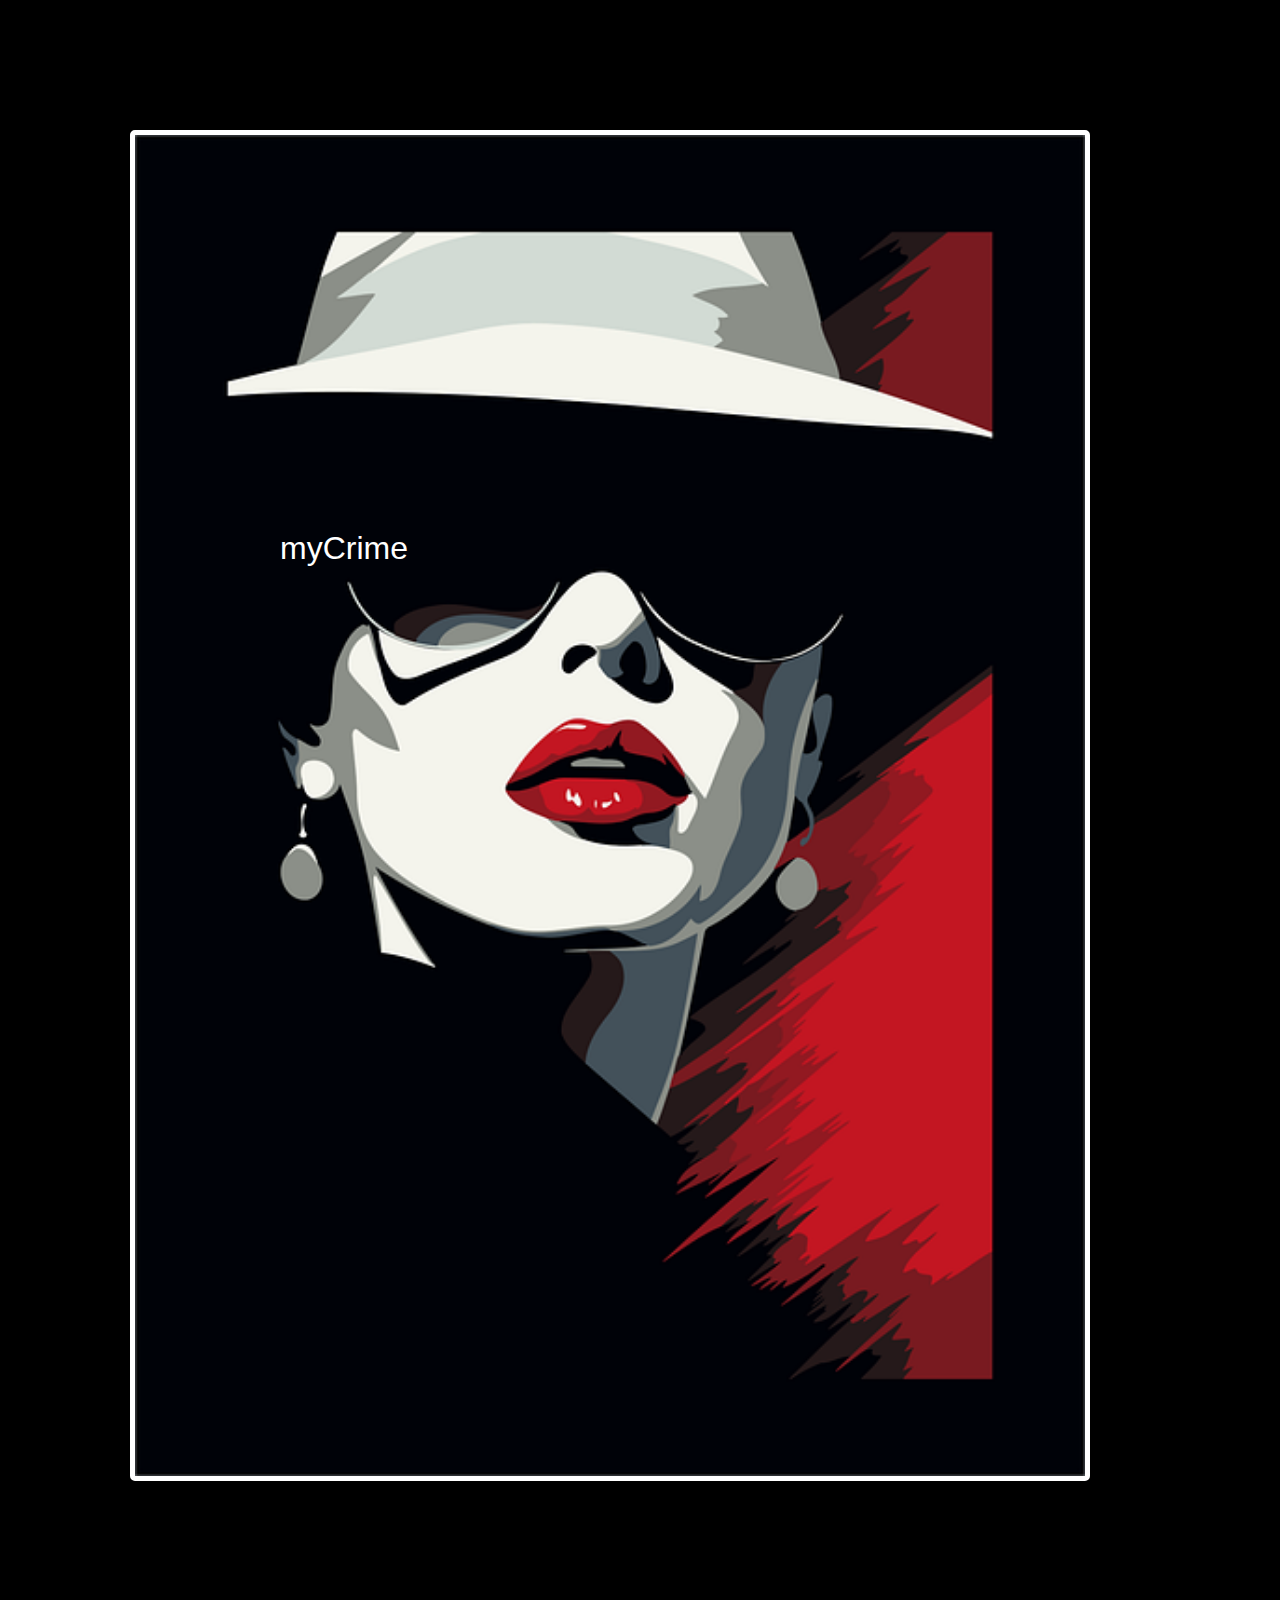
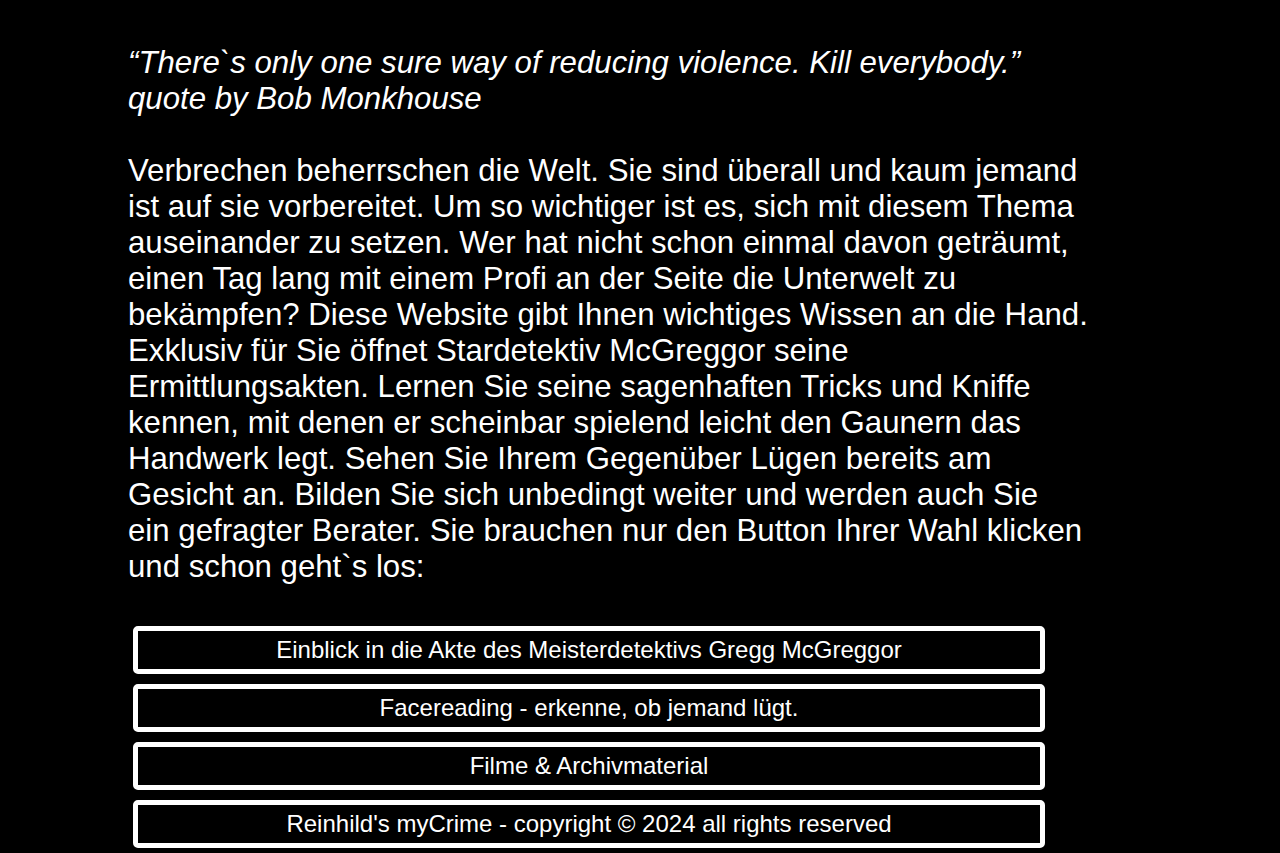
<file: index.html>
<!DOCTYPE html>
<html lang="en">
  <head>
    <meta charset="UTF-8" />
    <meta name="viewport" content="width=device-width, initial-scale=1.0" />
    <link rel="stylesheet" href="style.css" />
    <title>Welcome to myCrime!</title>
  </head>
  <body>
    <section class="half">
      <div class="container">
        <img id="frontImg" src="redlip.png" alt="frontImg" />
        <div class="myCrime">myCrime</div>
      </div>
      <div class="container2">
        <div class="intro">
          <p>
            <em
              >“There`s only one sure way of reducing violence. Kill
              everybody.”<br />
              quote by Bob Monkhouse</em
            ><br /><br />
            Verbrechen beherrschen die Welt. Sie sind überall und kaum jemand
            ist auf sie vorbereitet. Um so wichtiger ist es, sich mit diesem
            Thema auseinander zu setzen. Wer hat nicht schon einmal davon
            geträumt, einen Tag lang mit einem Profi an der Seite die Unterwelt
            zu bekämpfen? Diese Website gibt Ihnen wichtiges Wissen an die Hand.
            Exklusiv für Sie öffnet Stardetektiv McGreggor seine
            Ermittlungsakten. Lernen Sie seine sagenhaften Tricks und Kniffe
            kennen, mit denen er scheinbar spielend leicht den Gaunern das
            Handwerk legt. Sehen Sie Ihrem Gegenüber Lügen bereits am Gesicht
            an. Bilden Sie sich unbedingt weiter und werden auch Sie ein
            gefragter Berater. Sie brauchen nur den Button Ihrer Wahl klicken
            und schon geht`s los:
          </p>
          <br />
          <button onclick="window.location.href='detektiv.html'">
            Einblick in die Akte des Meisterdetektivs Gregg McGreggor</button
          ><br />
          <button onclick="window.location.href='facereading.html'">
            Facereading - erkenne, ob jemand lügt.</button
          ><br />

          <button onclick="window.location.href='films.html'">
            Filme & Archivmaterial
          </button>
          <button id="copyright" onclick="change()">
            Reinhild's myCrime - copyright &copy; 2024 all rights reserved
          </button>
          <br />
        </div>
      </div>
    </section>
    <script src="main.js"></script>
  </body>
</html>
</file>
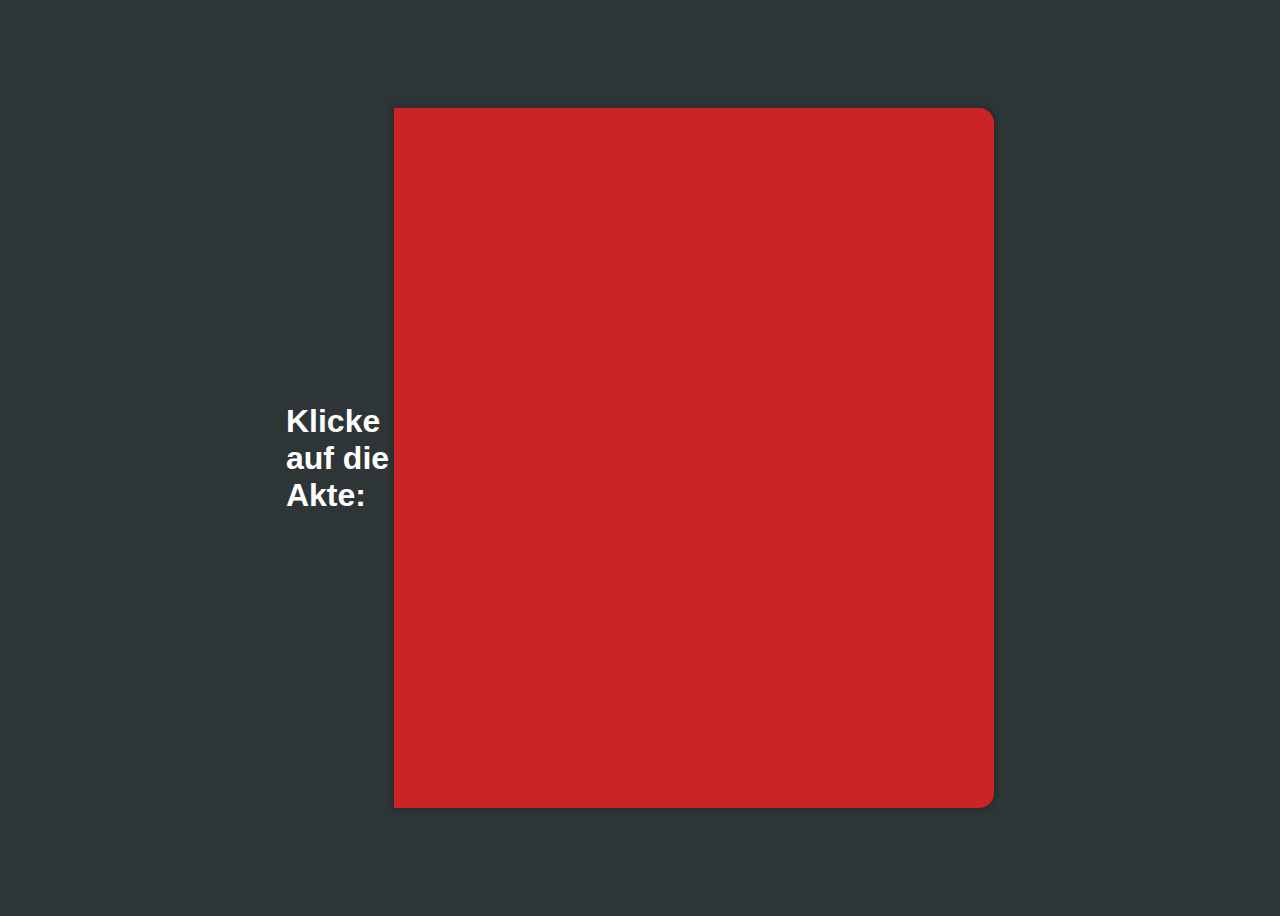
<file: detektiv.html>
<!DOCTYPE html>
<html lang="en">
  <head>
    <meta charset="UTF-8" />
    <meta name="viewport" content="width=device-width, initial-scale=1.0" />
    <link
      rel="stylesheet"
      href="https://cdnjs.cloudflare.com/ajax/libs/font-awesome/6.5.1/css/all.min.css"
      integrity="sha512-DTOQO9RWCH3ppGqcWaEA1BIZOC6xxalwEsw9c2QQeAIftl+Vegovlnee1c9QX4TctnWMn13TZye+giMm8e2LwA=="
      crossorigin="anonymous"
      referrerpolicy="no-referrer"
    />
    <link rel="stylesheet" href="detektiv.css" />
    <title>Meisterdetektiv G. McGreggor</title>
  </head>

  <body>
    <h1 id="intro">
      Klicke<br />
      auf die<br />
      Akte:
    </h1>
    <input type="checkbox" id="checkbox-cover" />
    <input type="checkbox" id="checkbox-page1" />
    <input type="checkbox" id="checkbox-page2" />
    <input type="checkbox" id="checkbox-page3" />
    <div class="book">
      <div class="cover">
        <label for="checkbox-cover"></label>
      </div>
      <div class="page" id="page1">
        <div class="front-page">
          <h1>Aktenz.G // Pelz V37k - $007</h1>
          <br />
          <p>
            Noch eine Umdrehung und die Schraube saß fest. Mit der rechten Hand
            polierte er selbstsicher das gerade angebrachte goldene
            Firmenschild:<br />
            <em> - Detektei Gregg McGreggor - </em> <br />Jetzt würde er die
            Verbrecherwelt das Fürchten lehren. <br /><br />

            Immer schon hatte es ihn fasziniert, Verbrechen zu lösen. Inspektor
            Columbo, Remington Steele, Sherlock Holmes, Jessica Fletcher,
            Detektiv Rockford, Hercule Poirot und wie sie alle hießen. Von ihnen
            allen hatte er sich seine Kenntnisse abgeschaut. Keine Sendung im
            Fernsehen war ihm entgangen, kein Fall für ihn zu schwierig gewesen,
            ihn aufmerksam zu verfolgen.
            <br /><br />Aber erst die Tatsache, dass ein Kinderbuchautor auch
            ohne jegliches Verständnis für Wirtschaft zum
            Bundeswirtschaftsminister seines Landes aufgestiegen war und junge
            Menschen ohne Berufsabschluss und ohne jemals gearbeitet zu haben es
            sich als Parteivorstand zur Aufgabe gemacht hatten, die Nation durch
            und durch zu erziehen, erst da gewann auch er Vertrauen in seine
            eigenen Fähigkeiten. <br /><br />

            Nur zwei Tage war es her, als er sein neues Büro im ersten Stock
            bezogen hatte und schon konnte es jeder an der Haustür lesen. Er war
            bereit für seinen ersten Fall und der würde sicher nicht mehr lange
            auf sich warten lassen. So dachte Gregg zumindest, als er nun in
            seinem Chefsessel im Büro auf Kundschaft wartete…und wartete und
            wartete.<br /><br />
          </p>
          <label class="next" for="checkbox-page1"
            ><i class="fas fa-chevron-right"></i
          ></label>
        </div>
        <div class="back-page">
          <img src="verkehr.jpg" />
          <label class="prev" for="checkbox-page1"
            ><i class="fas fa-chevron-left"></i
          ></label>
        </div>
      </div>
      <div class="page" id="page2">
        <div class="front-page">
          <p>
            Um die Zeit zu verkürzen und weil er es in vielen seiner Filme so
            gelernt hatte, zündete er sich eine Pfeife an und nippte ordentlich
            am Whiskyglas. Ganz in Gedanken versunken trat er ans Fenster und
            sah hinaus auf die stark befahrene Straße. Sein Blick glitt über die
            Autos, die Ampel, die Büsche zum Müllcontainer und wieder zurück.
            Dann erstarrte er. Was war das? Nackte Beine einer Frau? Sein Blick
            schwang zurück zum Müllcontainer. Oh Gott! Er hatte sich nicht
            getäuscht. Da ragten wirklich zwei Beine aus der Tonne heraus.
            <br /><br />
            Vorsichtshalber kniff Gregg die Augen noch einmal heftig zu, bevor
            er sie wieder öffnete. Das war doch unglaublich. Dann starrte er
            wieder in Richtung Müllcontainer, aber von diesem war nichts mehr zu
            erkennen, denn inzwischen hatte sich ein dicker LKW davor geschoben.
            Das Warnlicht des LKW wurde eingeschaltet und Gregg sah, wie der
            LKW-Fahrer aus seinem Fahrerhäuschen kletterte.
            <br /><br />
            Gregg ließ die Pfeife fallen und rannte hinunter auf die Straße. Es
            dauerte eine Weile, bis er sich durch den fahrenden Verkehr auf die
            andere Straßenseite und dann bis zum Müllcontainer vorgearbeitet
            hatte. Doch dort, wo dieser eben noch gestanden hatte, stand nun
            nichts mehr. Auch der LKW war weg. Gregg raufte sich mit der linken
            Hand die Haare. In der anderen hielt er immer noch das Whiskyglas,
            mit dem er sich nun gar nicht mehr so euphorisch vorkam, wie noch
            vor zehn Minuten.
            <br /><br />
            Ihm wurde ganz mulmig und so ließ er sich auf die Bordsteinkante
            fallen. Die Gedanken kreisten wirr durch seinen Kopf. Es schien ihm
            logisch, dass Detektive Verbrechen anzogen, aber ging das nicht
            alles zu schnell? In den Serien riegelte die Polizei erst einmal den
            Tatort ab und sicherte die Spuren. Seine Hinweise waren jedoch
            bereits verschwunden, bevor es richtig losgegangen war. Gregg
            steckte seinen Kopf ins Whiskyglas und schluckte den Inhalt mitsamt
            den Eiskugeln auf einmal hinunter. Er verschluckte sich und fing
            heftig an zu husten.
            <br /><br />
          </p>
          <label class="next" for="checkbox-page2"
            ><i class="fas fa-chevron-right"></i
          ></label>
        </div>
        <div class="back-page">
          <img src="beine.jpg" />
          <label class="prev" for="checkbox-page2"
            ><i class="fas fa-chevron-left"></i
          ></label>
        </div>
      </div>
      <div class="page" id="page3">
        <div class="front-page">
          <p>
            Als nackte Frauenbeine vor ihm ins Blickfeld kamen, zuckte er
            zusammen. Es waren eben solche Beine, wie er sie vorher in der
            Mülltonne gesehen hatte. Lange, blasse Beine, die in roten Highheels
            und einer Netzstrumpfhose steckten. Sein Blick wanderte die Beine
            hoch bis zu den Strapsen, die unter dem zu kurzen Minirock hervor
            lugten. Irgendwie schien die dazugehörende Frau sich ertappt zu
            fühlen. Unsicher erwiderte sie seinen Blick, bevor sich ihre Haltung
            in vorgetäuschtes Selbstbewusstsein wandelte und sie Gregg kess
            ansprach. „Na der Herr, zur falschen Zeit am falschen Ort?“
            <br /><br />
            „Wiiieeee?“, stammelte der Meisterdetektiv.<br />
            „Nun, ein Herr mit so feinem Zwirn, der in der Gosse sitzt…“ führte
            die Frau ihre Rede fort. <br /><br />
            „Ja, nein, also, ich ..ich hatte hier was gesehen…“, mühte sich
            Gregg ab, die Situation zu erläutern. „Also“, meinte die Frau,
            „..was auch immer Sie hier suchen, ich sehe hier eine Menge Arbeit.
            Schauen Sie, ich ziehe heute mit meinem Pelzgeschäft um und muss
            noch alle Jacken in meinen Bulli packen. Und gerade heute melden
            sich dann meine beiden Mitarbeiterinnen krank. Wie soll ich das
            alles noch schaffen?“, vorwurfsvoll und zugleich hilfesuchend
            blickte sie auf den Detektiv hinunter.
            <br /><br />
            „Einer so freundlichen Dame, wie Ihnen, helfe ich doch gerne“, hörte
            Gregg sich rechtfertigen. Kaum dass er diese verhängnisvolle Aussage
            getätigt hatte, zog die Frau ihn auch schon am Arm hoch und machte
            ihm Beine. „Nur zu, junger Mann, Zeit ist Geld und ich hab es heute
            wirklich eilig. Der neue Laden feiert bereits morgen Eröffnung. Also
            ran ans Werk. Nehmen Sie immer einen Arm voll Pelzmäntel und legen
            Sie sie dann sorgfältig hier in den Kofferraum. Ich geh' derweil den
            Bürokram zusammenpacken“. Damit schob sie ihn mit fester Hand in den
            Laden.
            <br /><br />
          </p>
          <button onclick="window.location.href='report.html'">
            Ich will den Bericht zu Ende lesen.
          </button>
          <button onclick="window.location.href='index.html'">
            Mir ist das zu gefährlich. Ich gebe auf.
          </button>
        </div>
      </div>
      <div class="back-cover"></div>
    </div>
  </body>
</html>
</file>
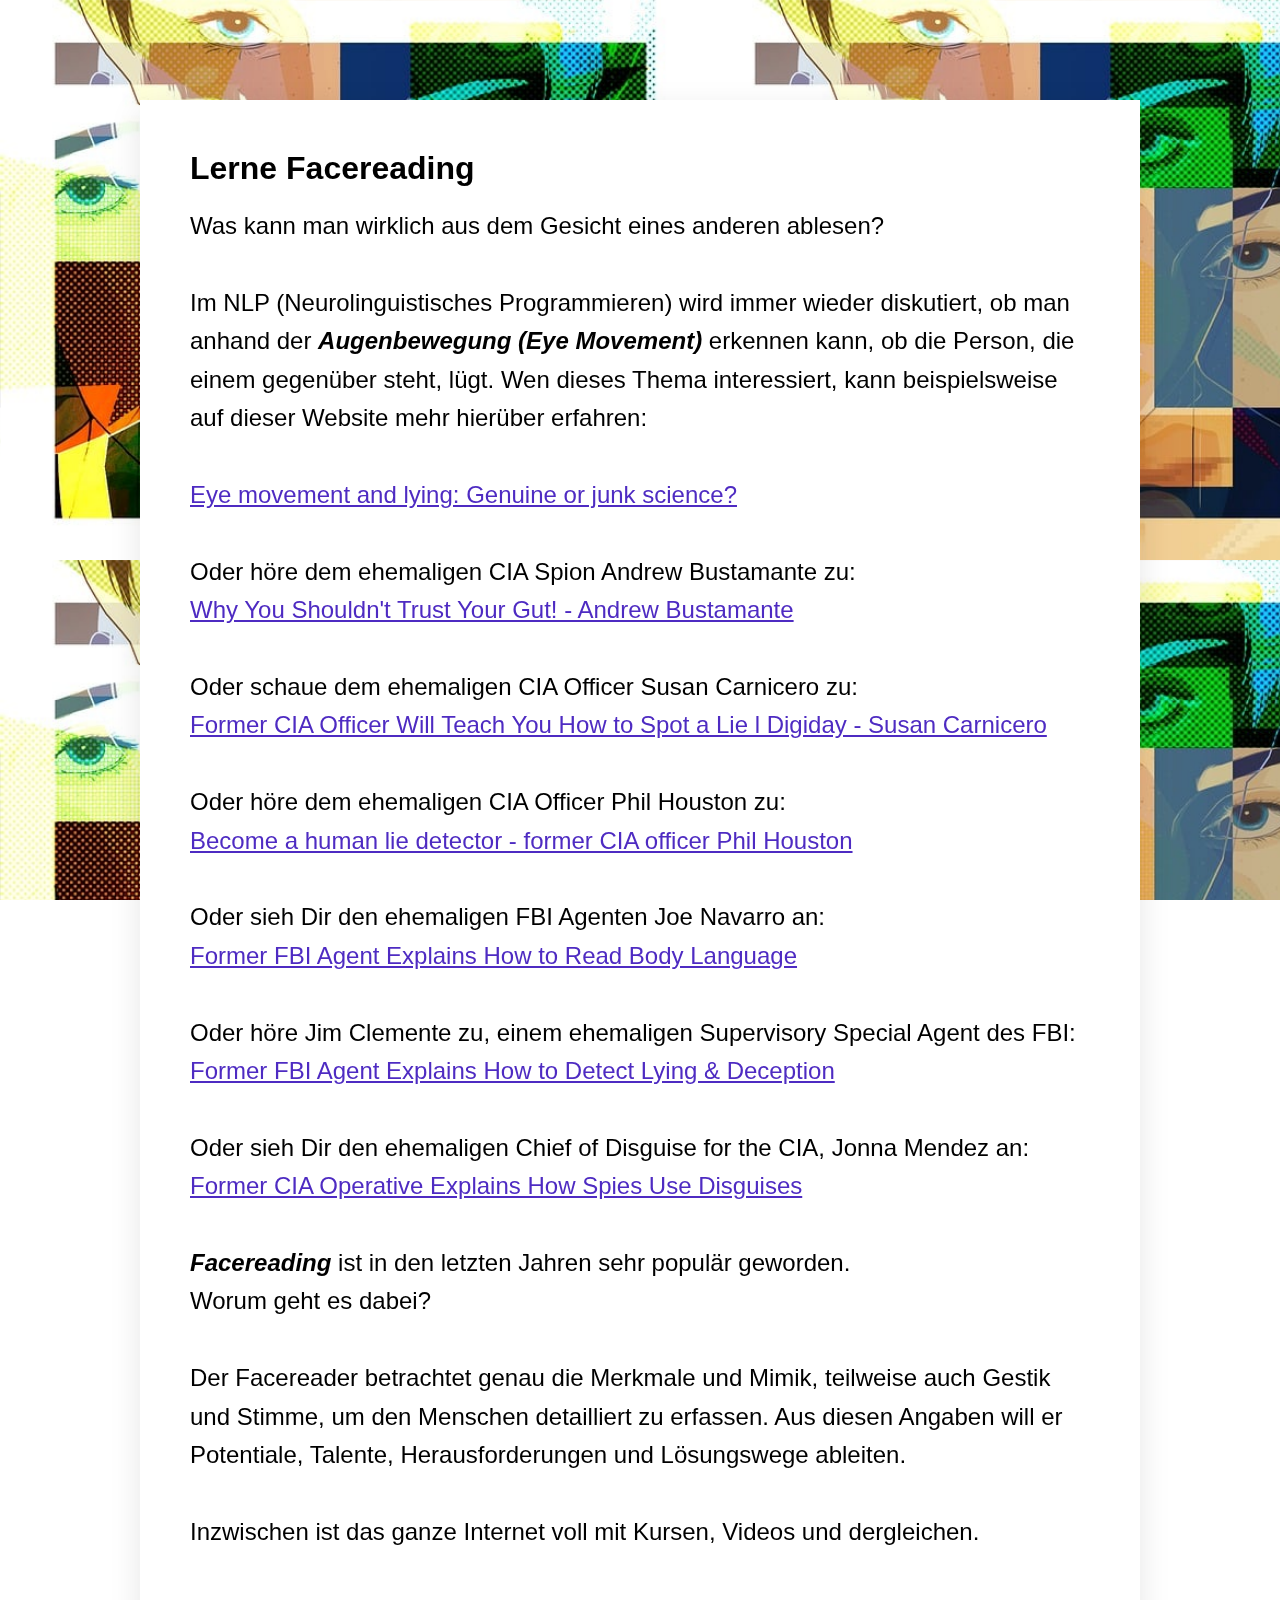
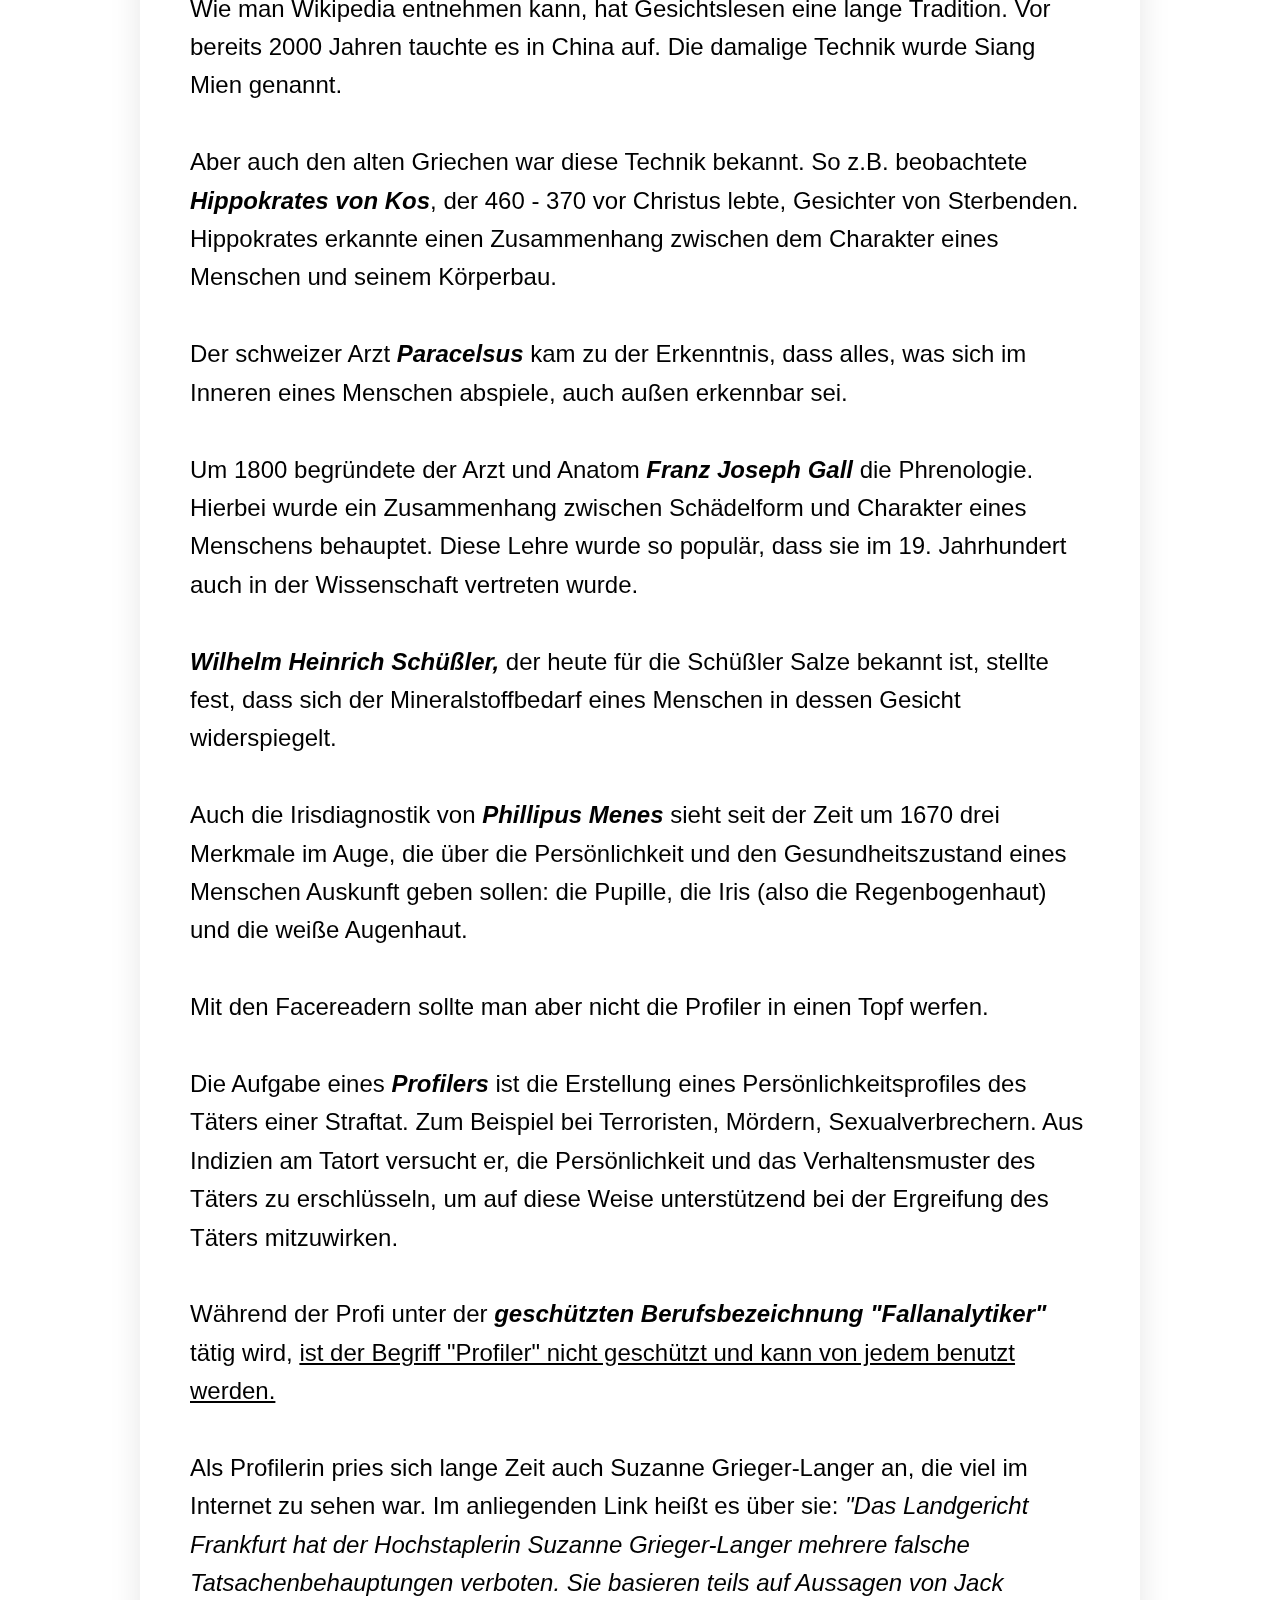
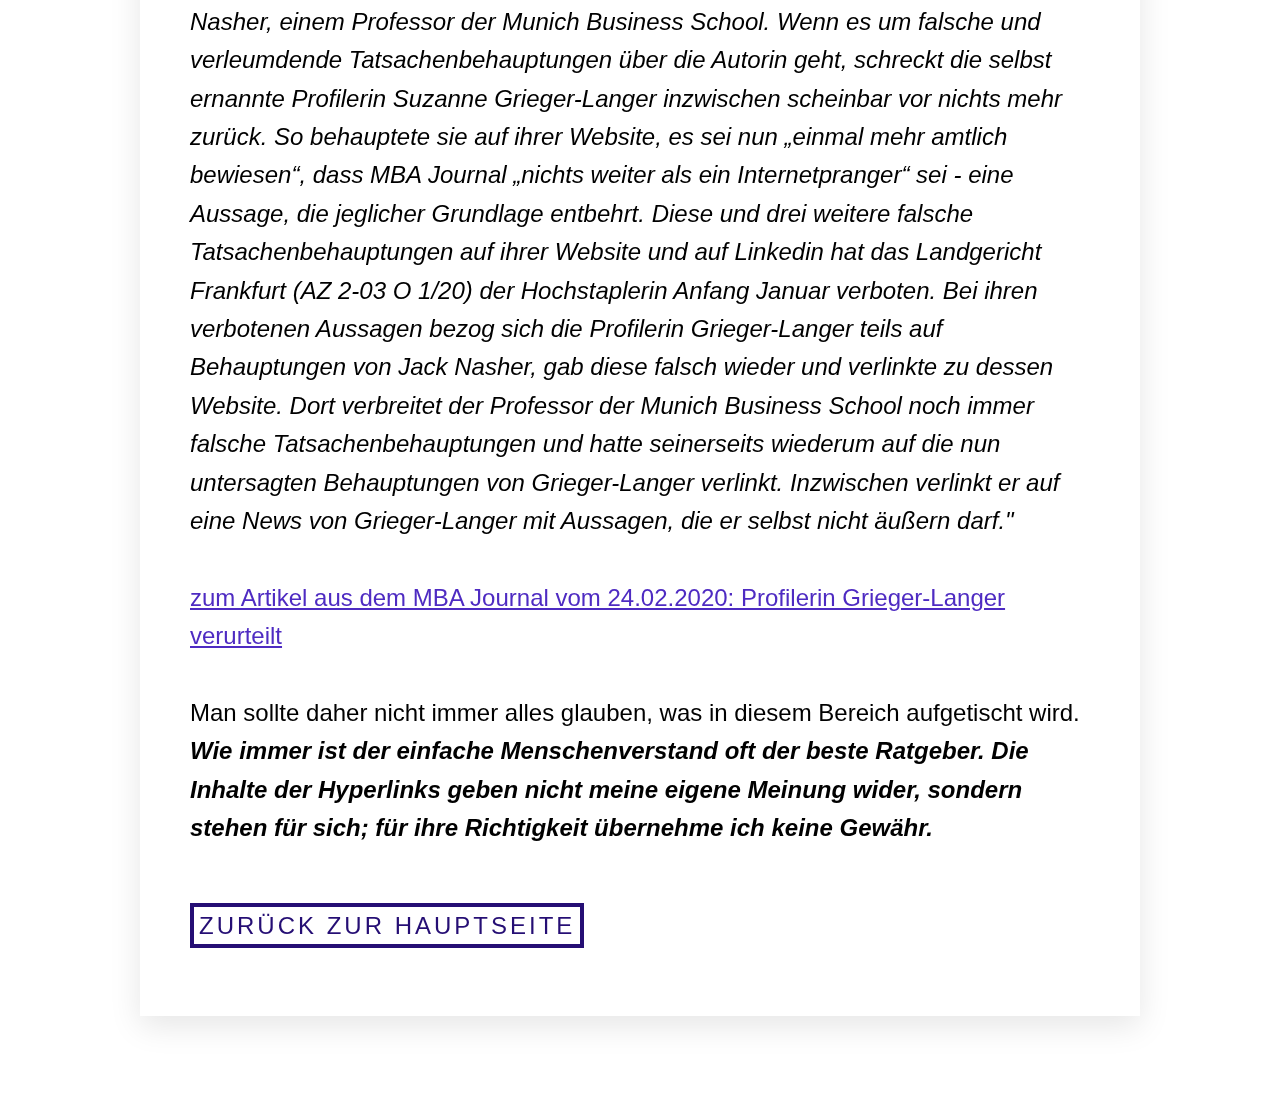
<file: facereading.html>
<!DOCTYPE html>
<html lang="en">
  <head>
    <meta charset="UTF-8" />
    <meta http-equiv="X-UA-Compatible" content="IE=edge" />
    <meta name="viewport" content="width=device-width, initial-scale=1.0" />
    <title>Facereading</title>
    <link rel="stylesheet" href="facereading.css" />
  </head>

  <body>
    <div class="bg"></div>
    <div class="content">
      <h2>Lerne Facereading</h2>
      <p>
        Was kann man wirklich aus dem Gesicht eines anderen ablesen?<br />
        <br />Im NLP (Neurolinguistisches Programmieren) wird immer wieder
        diskutiert, ob man anhand der
        <em><b>Augenbewegung (Eye Movement) </b></em> erkennen kann, ob die
        Person, die einem gegenüber steht, lügt. Wen dieses Thema interessiert,
        kann beispielsweise auf dieser Website mehr hierüber erfahren:<br />
        <br />
        <a
          href="#"
          onclick='window.open("https://www.allaboutvision.com/resources/human-interest/can-eyes-give-away-lying/"); return false;'
          >Eye movement and lying: Genuine or junk science? </a
        ><br /><br />Oder höre dem ehemaligen CIA Spion Andrew Bustamante zu:<br />

        <a
          href="#"
          onclick='window.open("https://www.youtube.com/watch?v=QVVe2rCHtN0");
        return false;'
          >Why You Shouldn't Trust Your Gut! - Andrew Bustamante</a
        >
        <br /><br />Oder schaue dem ehemaligen CIA Officer Susan Carnicero
        zu:<br />

        <a
          href="#"
          onclick='window.open("https://www.youtube.com/watch?v=pni_kDv9BsU");
        return false;'
          >Former CIA Officer Will Teach You How to Spot a Lie l Digiday - Susan
          Carnicero</a
        >
        <br /><br />Oder höre dem ehemaligen CIA Officer Phil Houston zu:<br />

        <a
          href="#"
          onclick='window.open("https://www.youtube.com/watch?v=Agoa_dyuW2M");
        return false;'
          >Become a human lie detector - former CIA officer Phil Houston
        </a>

        <br /><br />Oder sieh Dir den ehemaligen FBI Agenten Joe Navarro an:<br />

        <a
          href="#"
          onclick='window.open("https://www.youtube.com/watch?v=4jwUXV4QaTw");
        return false;'
          >Former FBI Agent Explains How to Read Body Language</a
        ><br /><br />Oder höre Jim Clemente zu, einem ehemaligen Supervisory
        Special Agent des FBI:<br />

        <a
          href="#"
          onclick='window.open("https://www.youtube.com/watch?v=tpJcBozuF6A");
        return false;'
          >Former FBI Agent Explains How to Detect Lying & Deception</a
        >
        <br /><br />Oder sieh Dir den ehemaligen Chief of Disguise for the CIA,
        Jonna Mendez an:<br />

        <a
          href="#"
          onclick='window.open("https://www.youtube.com/watch?v=JASUsVY5YJ8");
        return false;'
          >Former CIA Operative Explains How Spies Use Disguises</a
        ><br /><br />
        <em><b>Facereading</b></em> ist in den letzten Jahren sehr populär
        geworden. <br />
        Worum geht es dabei? <br /><br />
        Der Facereader betrachtet genau die Merkmale und Mimik, teilweise auch
        Gestik und Stimme, um den Menschen detailliert zu erfassen. Aus diesen
        Angaben will er Potentiale, Talente, Herausforderungen und Lösungswege
        ableiten.
        <br /><br />
        Inzwischen ist das ganze Internet voll mit Kursen, Videos und
        dergleichen.
        <br /><br />
        Wie man Wikipedia entnehmen kann, hat Gesichtslesen eine lange
        Tradition. Vor bereits 2000 Jahren tauchte es in China auf. Die damalige
        Technik wurde Siang Mien genannt. <br /><br />
        Aber auch den alten Griechen war diese Technik bekannt. So z.B.
        beobachtete <em><b>Hippokrates von Kos</b></em
        >, der 460 - 370 vor Christus lebte, Gesichter von Sterbenden.
        Hippokrates erkannte einen Zusammenhang zwischen dem Charakter eines
        Menschen und seinem Körperbau. <br /><br />
        Der schweizer Arzt <em><b>Paracelsus</b></em> kam zu der Erkenntnis,
        dass alles, was sich im Inneren eines Menschen abspiele, auch außen
        erkennbar sei. <br /><br />
        Um 1800 begründete der Arzt und Anatom
        <em><b>Franz Joseph Gall</b></em> die Phrenologie. Hierbei wurde ein
        Zusammenhang zwischen Schädelform und Charakter eines Menschens
        behauptet. Diese Lehre wurde so populär, dass sie im 19. Jahrhundert
        auch in der Wissenschaft vertreten wurde. <br /><br /><em
          ><b>Wilhelm Heinrich Schüßler,</b></em
        >
        der heute für die Schüßler Salze bekannt ist, stellte fest, dass sich
        der Mineralstoffbedarf eines Menschen in dessen Gesicht widerspiegelt.
        <br /><br />Auch die Irisdiagnostik von
        <em><b>Phillipus Menes </b></em>sieht seit der Zeit um 1670 drei
        Merkmale im Auge, die über die Persönlichkeit und den Gesundheitszustand
        eines Menschen Auskunft geben sollen: die Pupille, die Iris (also die
        Regenbogenhaut) und die weiße Augenhaut. <br /><br />
        Mit den Facereadern sollte man aber nicht die Profiler in einen Topf
        werfen. <br /><br />
        Die Aufgabe eines <em><b>Profilers</b></em> ist die Erstellung eines
        Persönlichkeitsprofiles des Täters einer Straftat. Zum Beispiel bei
        Terroristen, Mördern, Sexualverbrechern. Aus Indizien am Tatort versucht
        er, die Persönlichkeit und das Verhaltensmuster des Täters zu
        erschlüsseln, um auf diese Weise unterstützend bei der Ergreifung des
        Täters mitzuwirken. <br />
        <br />Während der Profi unter der
        <em><b>geschützten Berufsbezeichnung "Fallanalytiker" </b></em> tätig
        wird,
        <span style="text-decoration: underline"
          >ist der Begriff "Profiler" nicht geschützt und kann von jedem benutzt
          werden.</span
        >
        <br /><br />
        Als Profilerin pries sich lange Zeit auch Suzanne Grieger-Langer an, die
        viel im Internet zu sehen war. Im anliegenden Link heißt es über sie:<em>
          "Das Landgericht Frankfurt hat der Hochstaplerin Suzanne
          Grieger-Langer mehrere falsche Tatsachenbehauptungen verboten. Sie
          basieren teils auf Aussagen von Jack Nasher, einem Professor der
          Munich Business School. Wenn es um falsche und verleumdende
          Tatsachenbehauptungen über die Autorin geht, schreckt die selbst
          ernannte Profilerin Suzanne Grieger-Langer inzwischen scheinbar vor
          nichts mehr zurück. So behauptete sie auf ihrer Website, es sei nun
          „einmal mehr amtlich bewiesen“, dass MBA Journal „nichts weiter als
          ein Internetpranger“ sei - eine Aussage, die jeglicher Grundlage
          entbehrt. Diese und drei weitere falsche Tatsachenbehauptungen auf
          ihrer Website und auf Linkedin hat das Landgericht Frankfurt (AZ 2-03
          O 1/20) der Hochstaplerin Anfang Januar verboten. Bei ihren verbotenen
          Aussagen bezog sich die Profilerin Grieger-Langer teils auf
          Behauptungen von Jack Nasher, gab diese falsch wieder und verlinkte zu
          dessen Website. Dort verbreitet der Professor der Munich Business
          School noch immer falsche Tatsachenbehauptungen und hatte seinerseits
          wiederum auf die nun untersagten Behauptungen von Grieger-Langer
          verlinkt. Inzwischen verlinkt er auf eine News von Grieger-Langer mit
          Aussagen, die er selbst nicht äußern darf."</em
        ><br /><br /><a
          href="#"
          onclick='window.open("https://www.mba-journal.de/profilerin-grieger-langer-verurteilt"); return false;'
        >
          zum Artikel aus dem MBA Journal vom 24.02.2020: Profilerin
          Grieger-Langer verurteilt
        </a>
        <br /><br />
        Man sollte daher nicht immer alles glauben, was in diesem Bereich
        aufgetischt wird.
        <br /><em
          ><b
            >Wie immer ist der einfache Menschenverstand oft der beste Ratgeber.
            Die Inhalte der Hyperlinks geben nicht meine eigene Meinung wider,
            sondern stehen für sich; für ihre Richtigkeit übernehme ich keine
            Gewähr.</b
          ></em
        >

        <br /><br />
        <a class="leave" onclick="window.location.href='index.html'">
          Zurück zur Hauptseite
        </a>
      </p>
    </div>

    <script src="facereading.js"></script>
  </body>
</html>
</file>
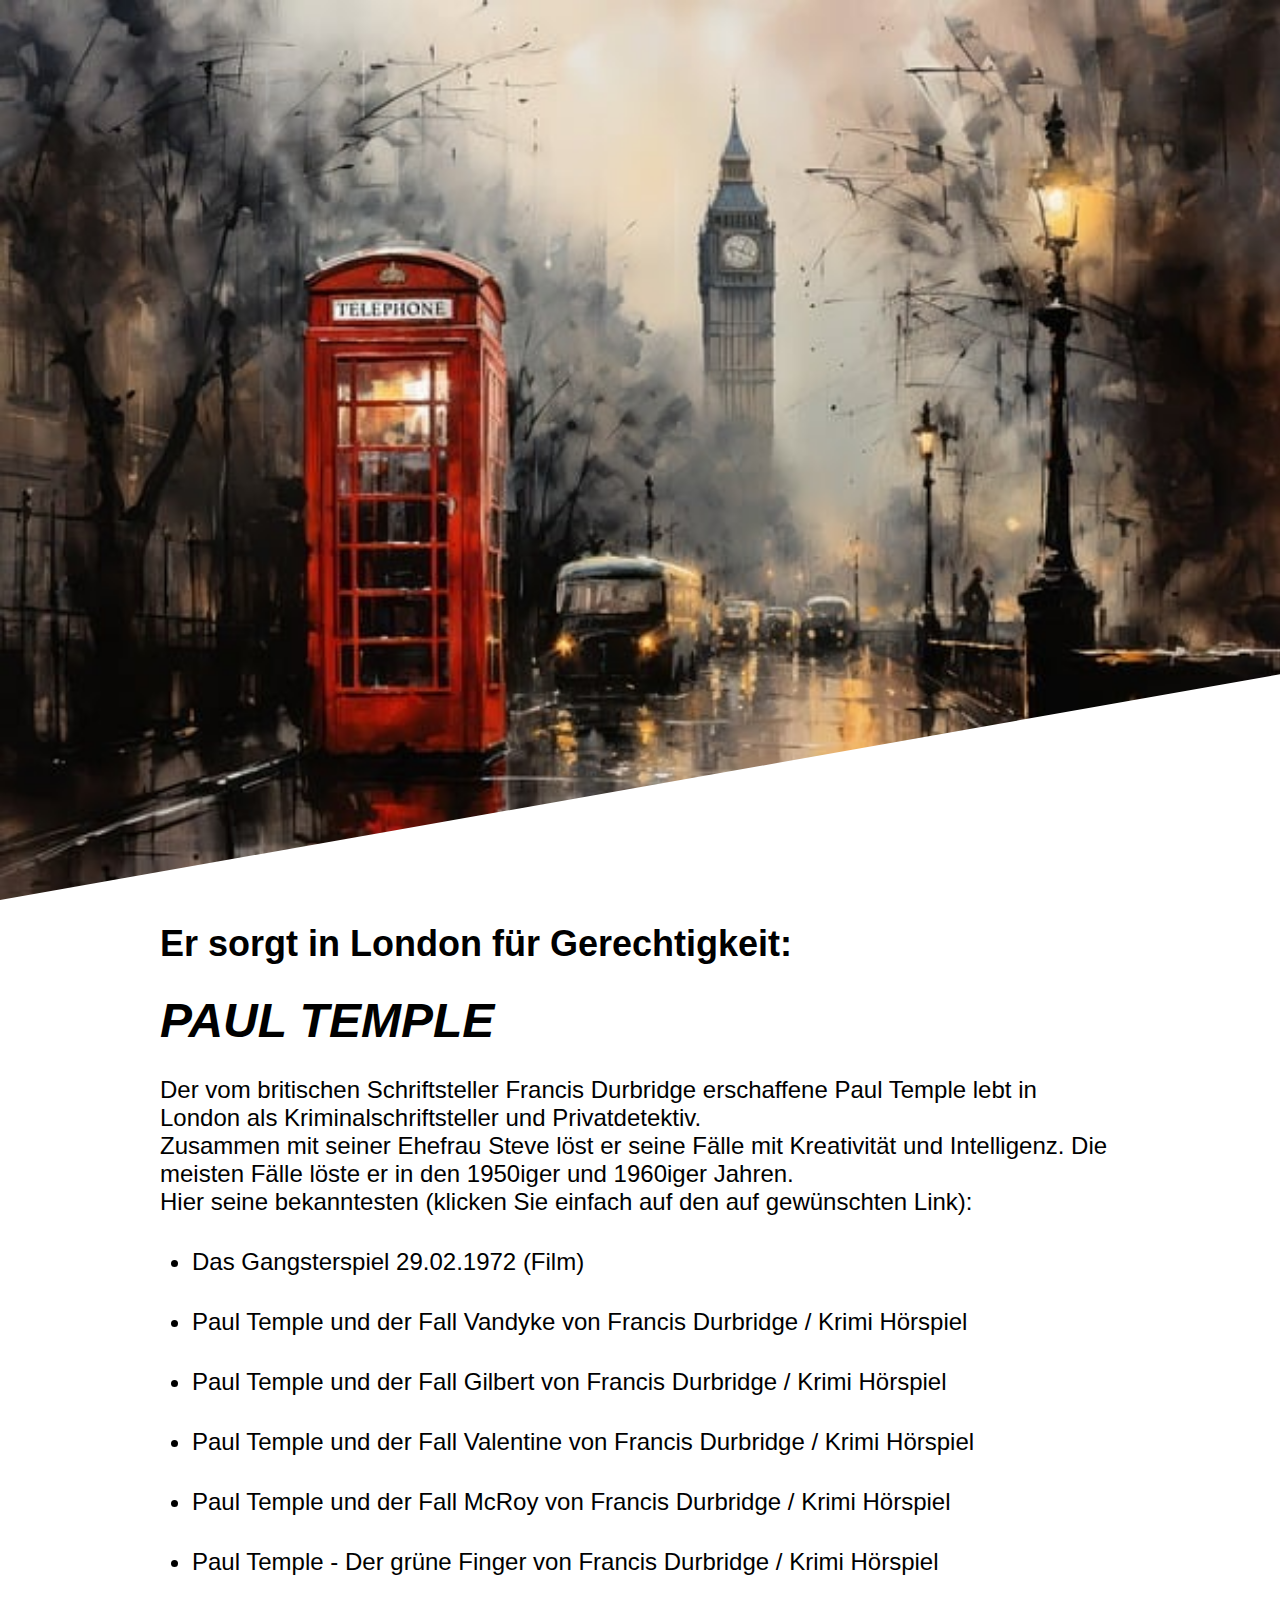
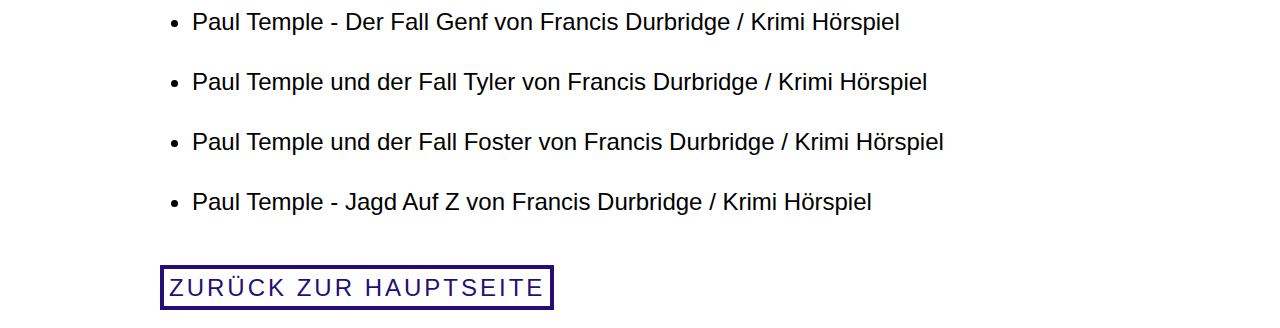
<file: films.html>
<!DOCTYPE html>
<html lang="en">
  <head>
    <meta charset="UTF-8" />
    <meta http-equiv="X-UA-Compatible" content="IE=edge" />
    <meta name="viewport" content="width=device-width, initial-scale=1.0" />
    <title>Classic Detective Paul Temple</title>
    <link rel="stylesheet" href="films.css" />
  </head>

  <body>
    <section>
      <span class="skewed"></span>
    </section>
    <div class="container">
      <div class="temple">
        <h2>Er sorgt in London für Gerechtigkeit:</h2>
        <br />
        <h1><em>PAUL TEMPLE</em></h1>
        <br />
        <p>
          Der vom britischen Schriftsteller Francis Durbridge erschaffene Paul
          Temple lebt in London als Kriminalschriftsteller und
          Privatdetektiv.<br />
          Zusammen mit seiner Ehefrau Steve löst er seine Fälle mit Kreativität
          und Intelligenz. Die meisten Fälle löste er in den 1950iger und
          1960iger Jahren.<br />
          Hier seine bekanntesten (klicken Sie einfach auf den auf gewünschten
          Link):
        </p>

        <ul>
          <li>
            <a
              href="#"
              onclick='window.open("https://www.youtube.com/watch?v=B93bbm-bU9k&list=PLWWLUdQXop5AFp2WmBp77cd2d6VhzP8-b"); return false;'
              >Das Gangsterspiel 29.02.1972 (Film)</a
            >
          </li>

          <li>
            <a
              href="#"
              onclick='window.open("https://www.youtube.com/watch?v=sAnrQZHAPos"); return false;'
            >
              Paul Temple und der Fall Vandyke von Francis Durbridge / Krimi
              Hörspiel</a
            >
          </li>
          <li>
            <a
              href="#"
              onclick='window.open("https://www.youtube.com/watch?v=D_0yg2fPtnw"); return false;'
            >
              Paul Temple und der Fall Gilbert von Francis Durbridge / Krimi
              Hörspiel
            </a>
          </li>
          <li>
            <a
              href="#"
              onclick='window.open("https://www.youtube.com/watch?v=JXQy4ScpYyE"); return false;'
            >
              Paul Temple und der Fall Valentine von Francis Durbridge / Krimi
              Hörspiel
            </a>
          </li>
          <li>
            <a
              href="#"
              onclick='window.open("https://www.youtube.com/watch?v=noSVrRHfhMc&list=PLeL6fmMY6wNSRZ9pjYt0gWaDkqSb1N3Xx"); return false;'
            >
              Paul Temple und der Fall McRoy von Francis Durbridge / Krimi
              Hörspiel
            </a>
          </li>
          <li>
            <a
              href="#"
              onclick='window.open("https://www.youtube.com/watch?v=ext5r-46FRs&list=OLAK5uy_m38p3UxLdn1zktDn4H35qOk_5axTFDIo4"); return false;'
            >
              Paul Temple - Der grüne Finger von Francis Durbridge / Krimi
              Hörspiel
            </a>
          </li>
          <li>
            <a
              href="#"
              onclick='window.open("https://www.youtube.com/watch?v=eZQYmmYOn-k&list=OLAK5uy_nbNVMa02uJo0SByCZNycIazzm5rbCwLCw"); return false;'
            >
              Paul Temple - Der Fall Genf von Francis Durbridge / Krimi
              Hörspiel</a
            >
          </li>
          <li>
            <a
              href="#"
              onclick='window.open("https://www.youtube.com/watch?v=r9uuLYhuXXY&list=OLAK5uy_kzYn748jH_ElOjCNCTIQUUAGSTm7Zh4Rg"); return false;'
            >
              Paul Temple und der Fall Tyler von Francis Durbridge / Krimi
              Hörspiel
            </a>
          </li>
          <li>
            <a
              href="#"
              onclick='window.open("https://www.youtube.com/watch?v=jFhVqg1Y9LM&list=OLAK5uy_mgDRZMzVDujRm5tEC3jiiA4MBsyCQcg2s"); return false;'
            >
              Paul Temple und der Fall Foster von Francis Durbridge / Krimi
              Hörspiel</a
            >
          </li>
          <li>
            <a
              href="#"
              onclick='window.open("https://www.youtube.com/watch?v=okJhVey1WGo"); return false;'
            >
              Paul Temple - Jagd Auf Z von Francis Durbridge / Krimi Hörspiel
            </a>
          </li>
        </ul>
        <a class="leave" onclick="window.location.href='index.html'">
          Zurück zur Hauptseite
        </a>
      </div>
    </div>
    <script src="films.js"></script>
  </body>
</html>
</file>
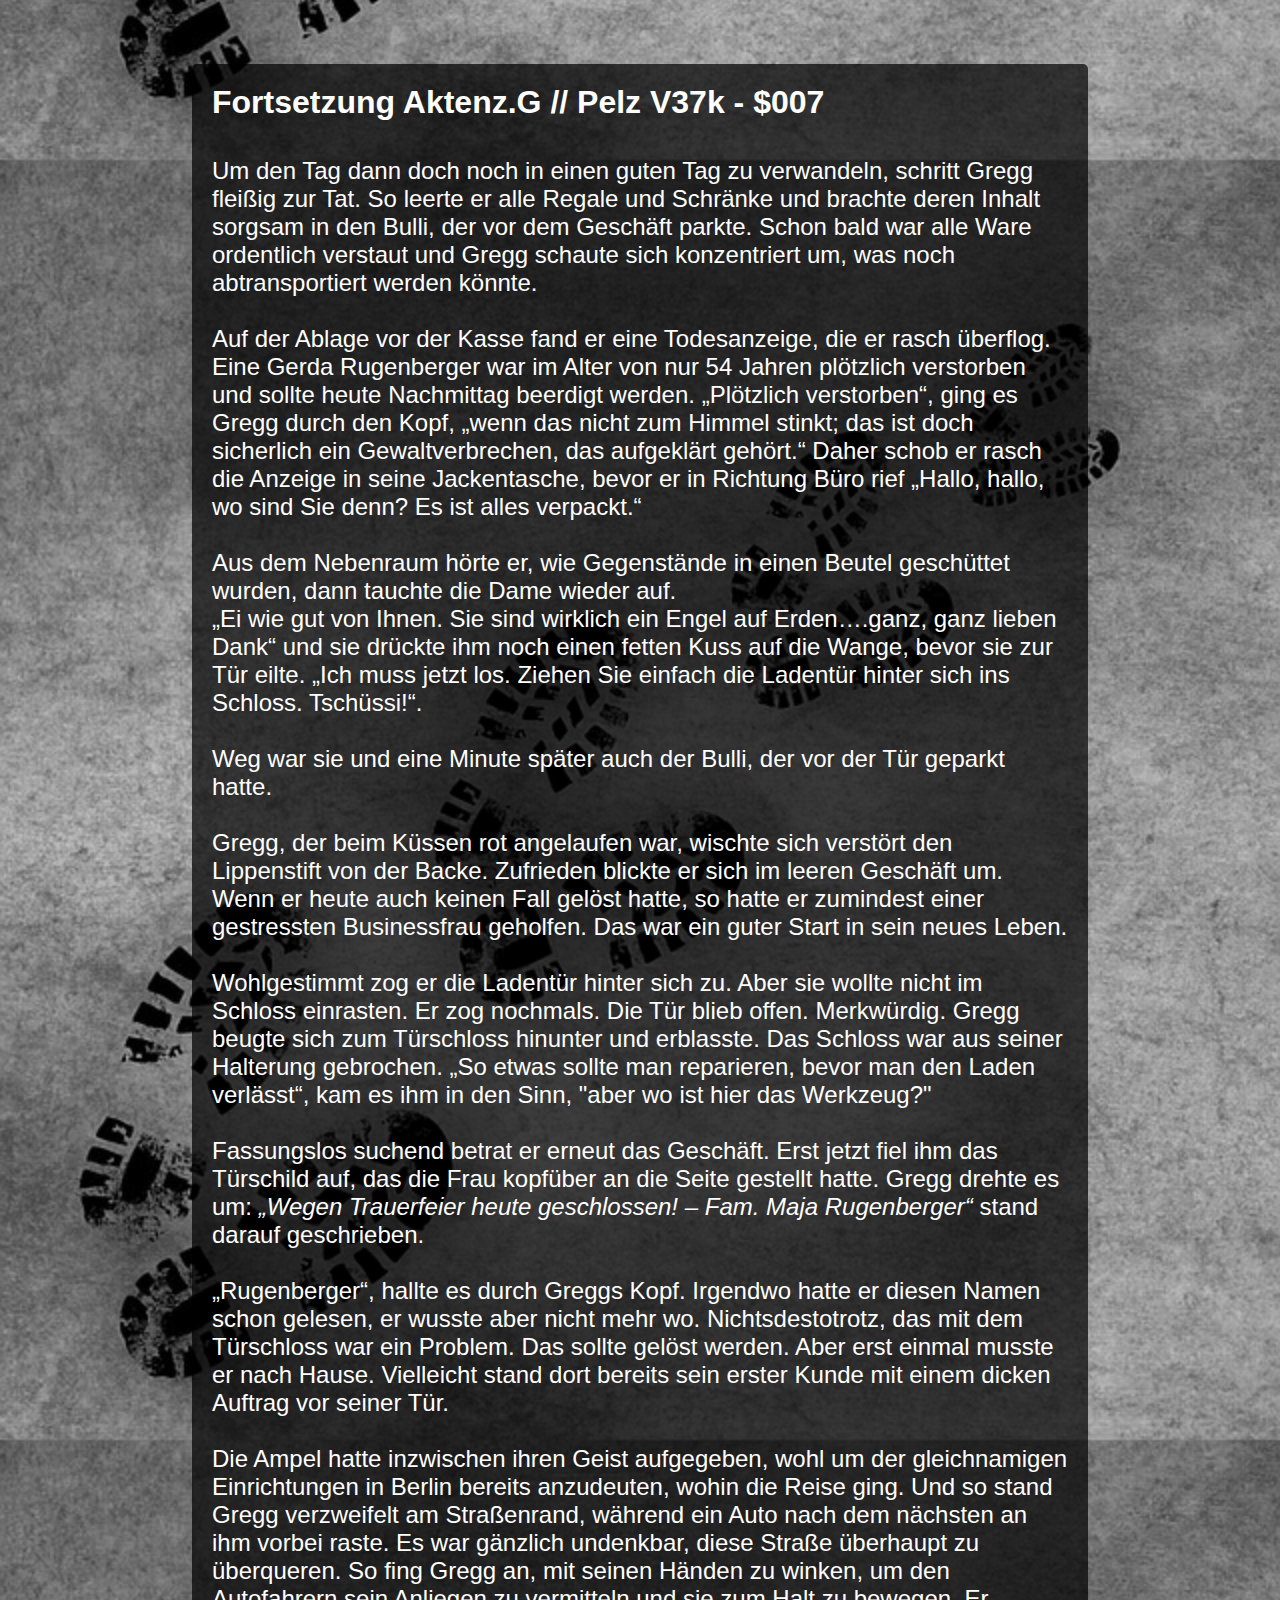
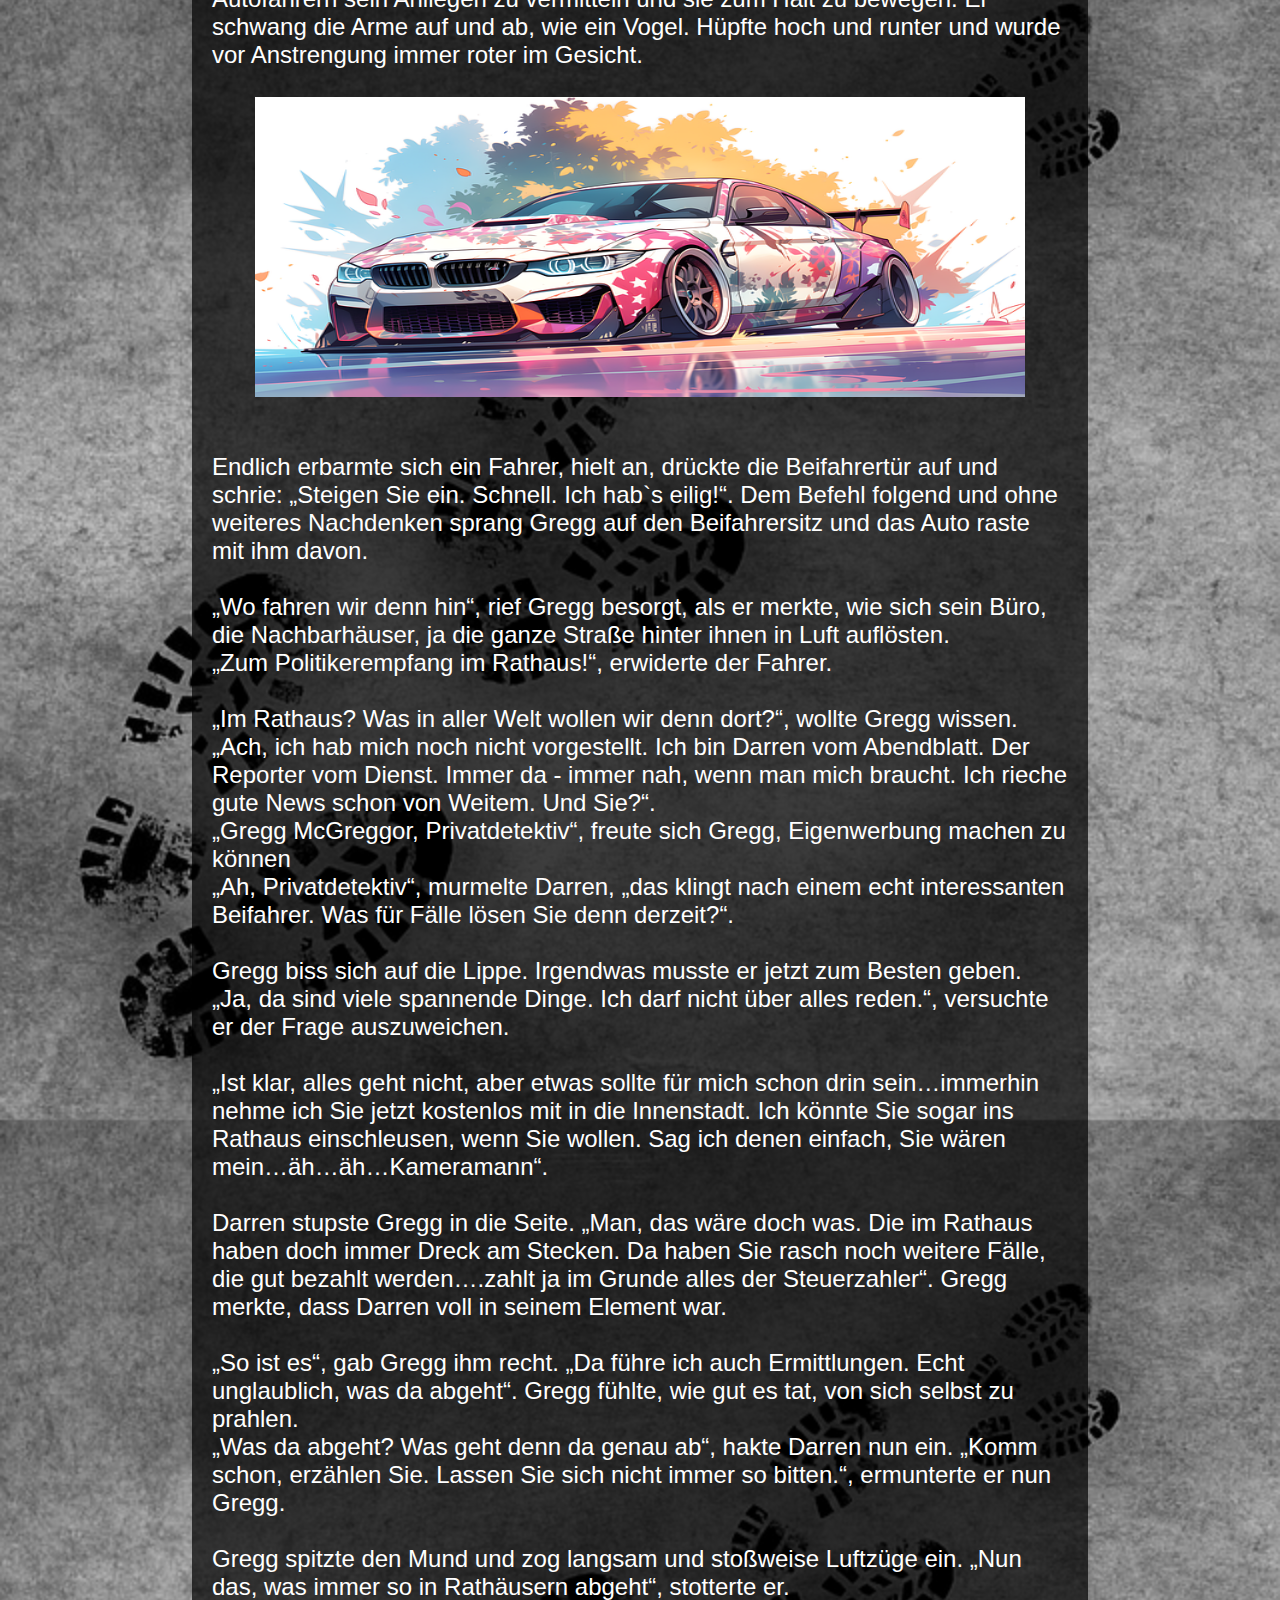
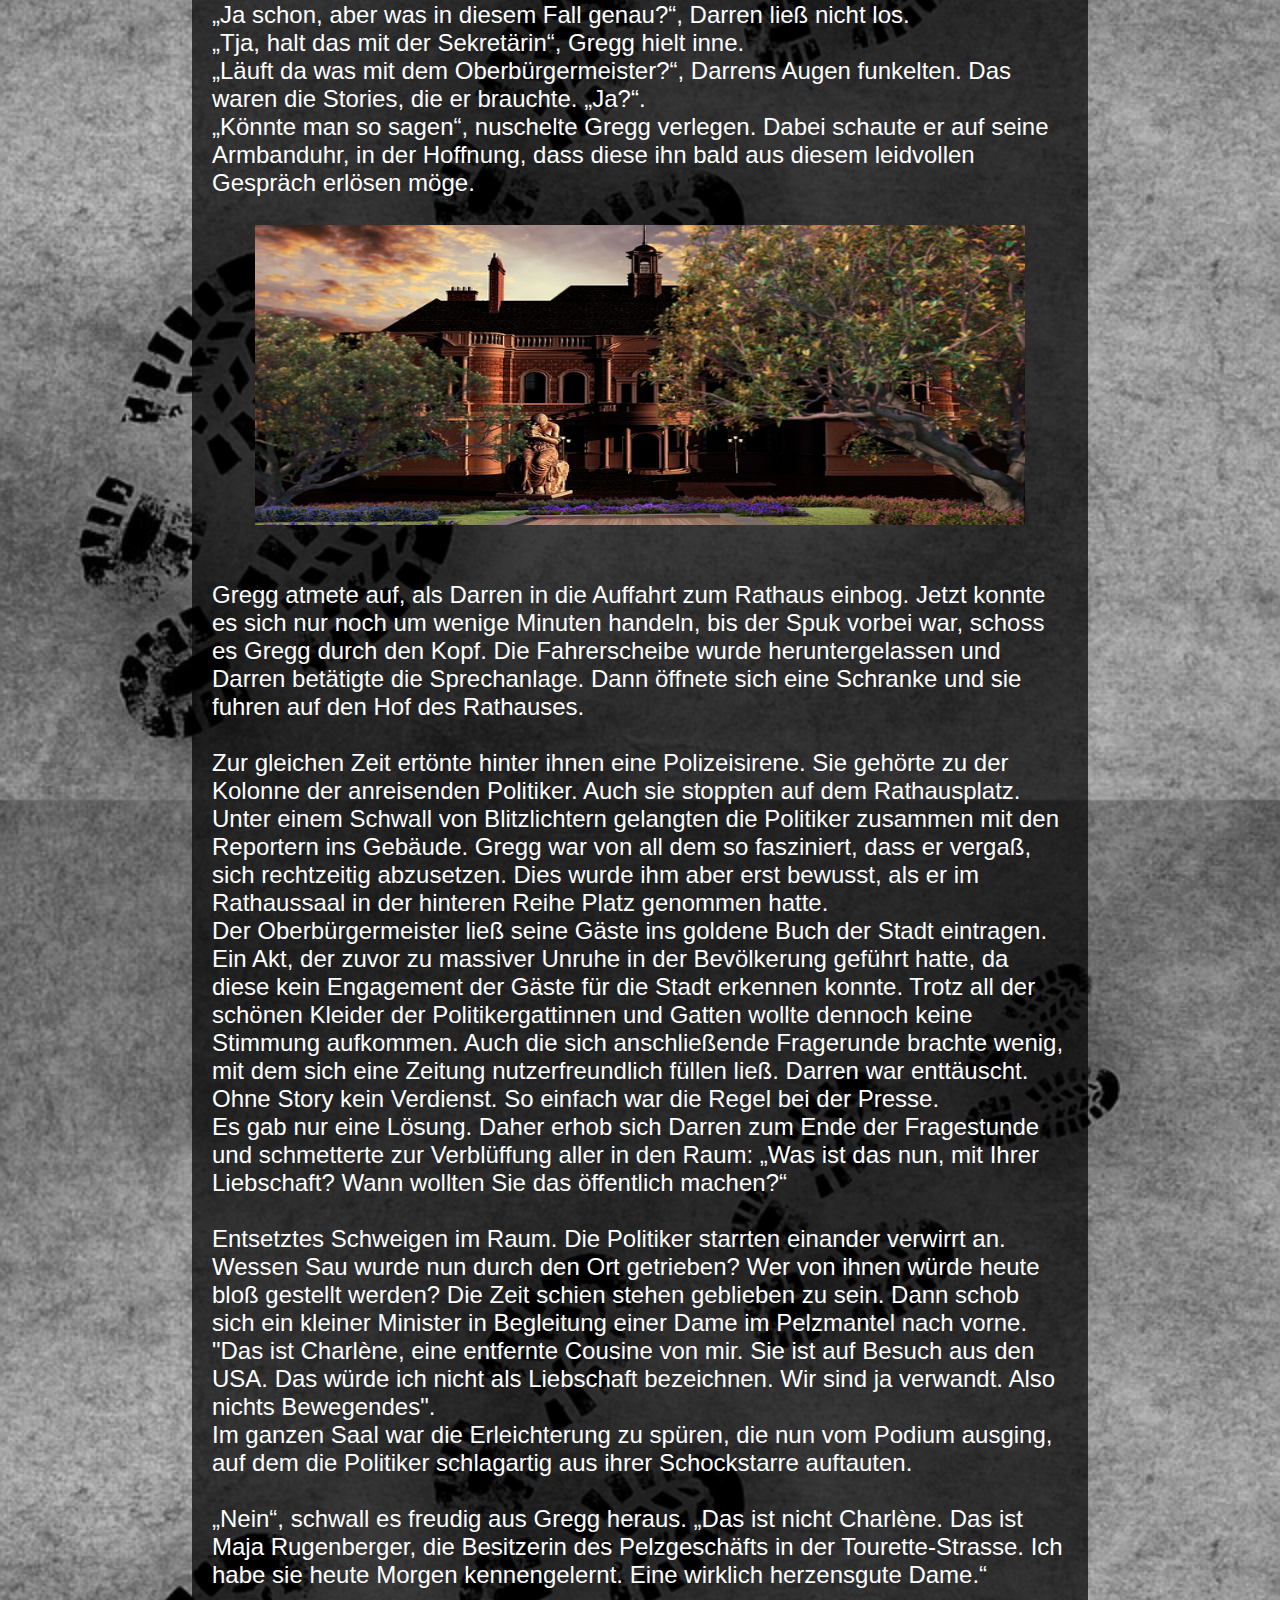
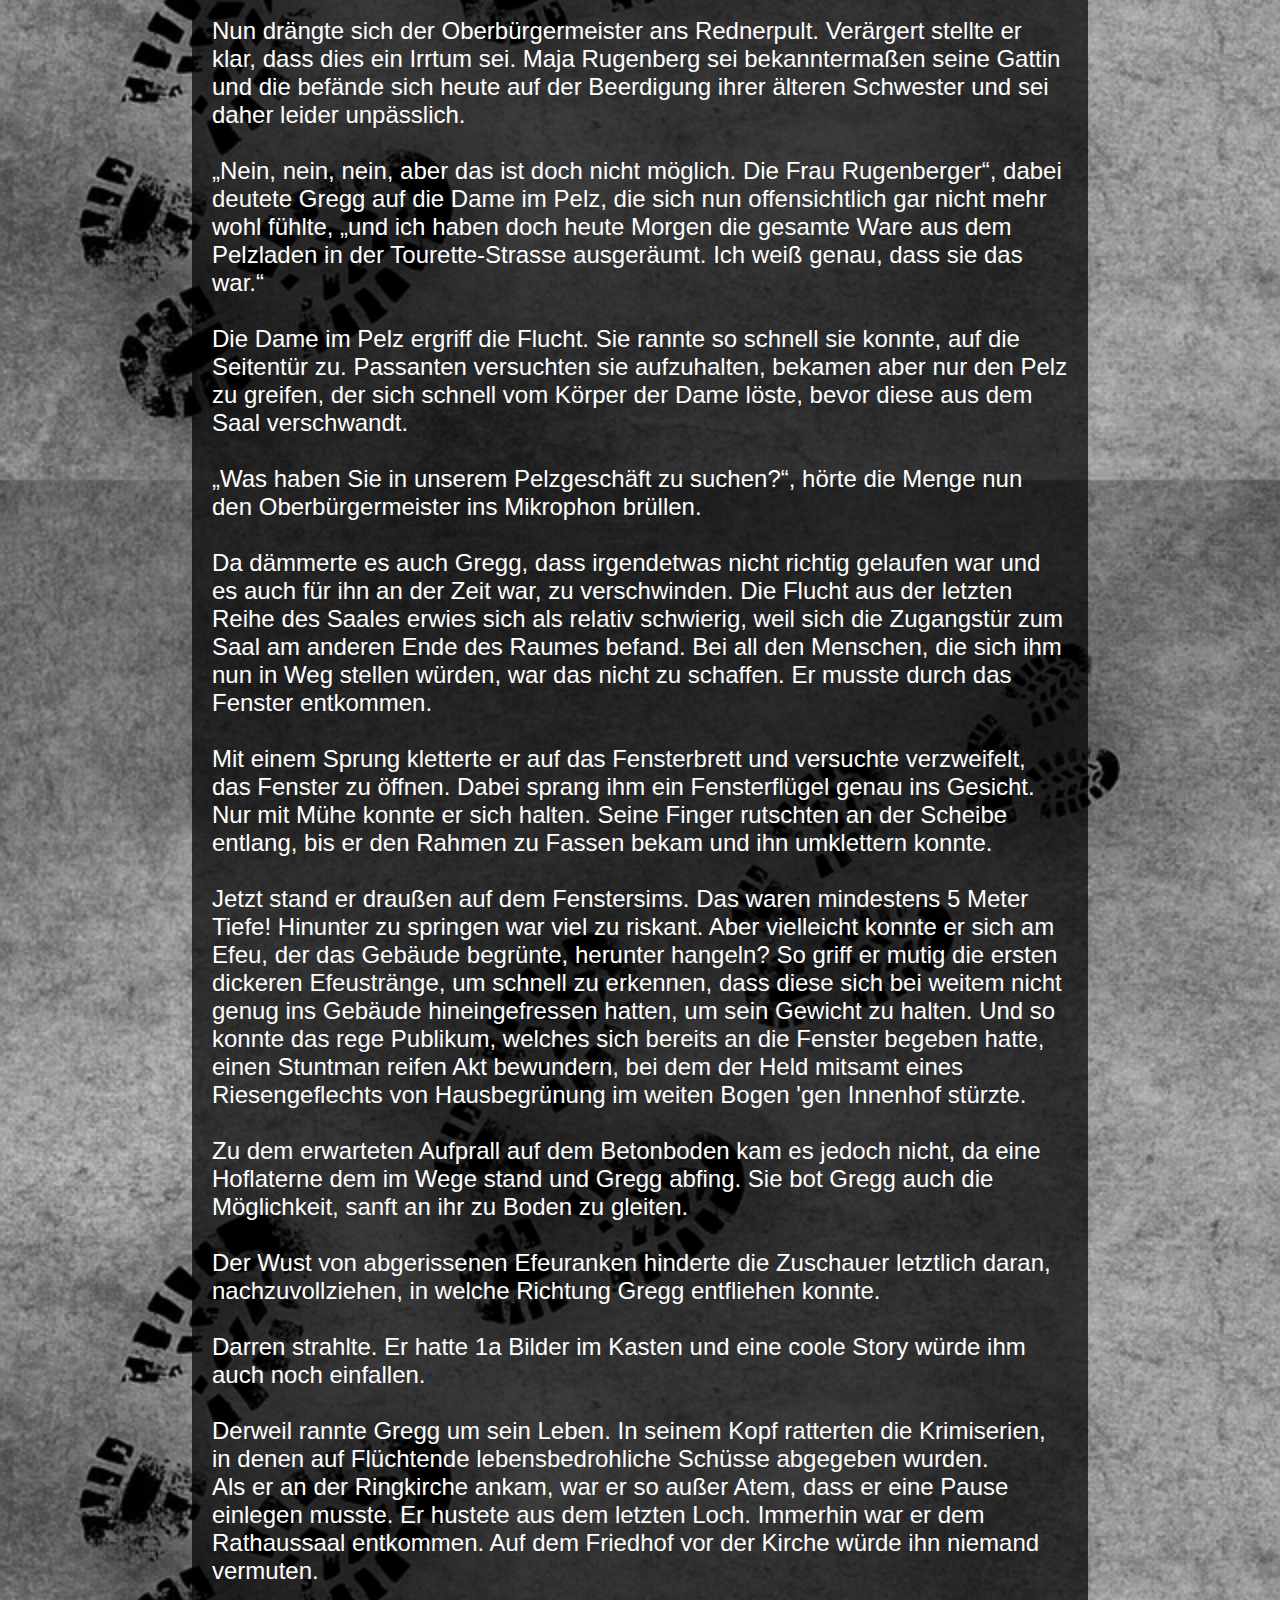
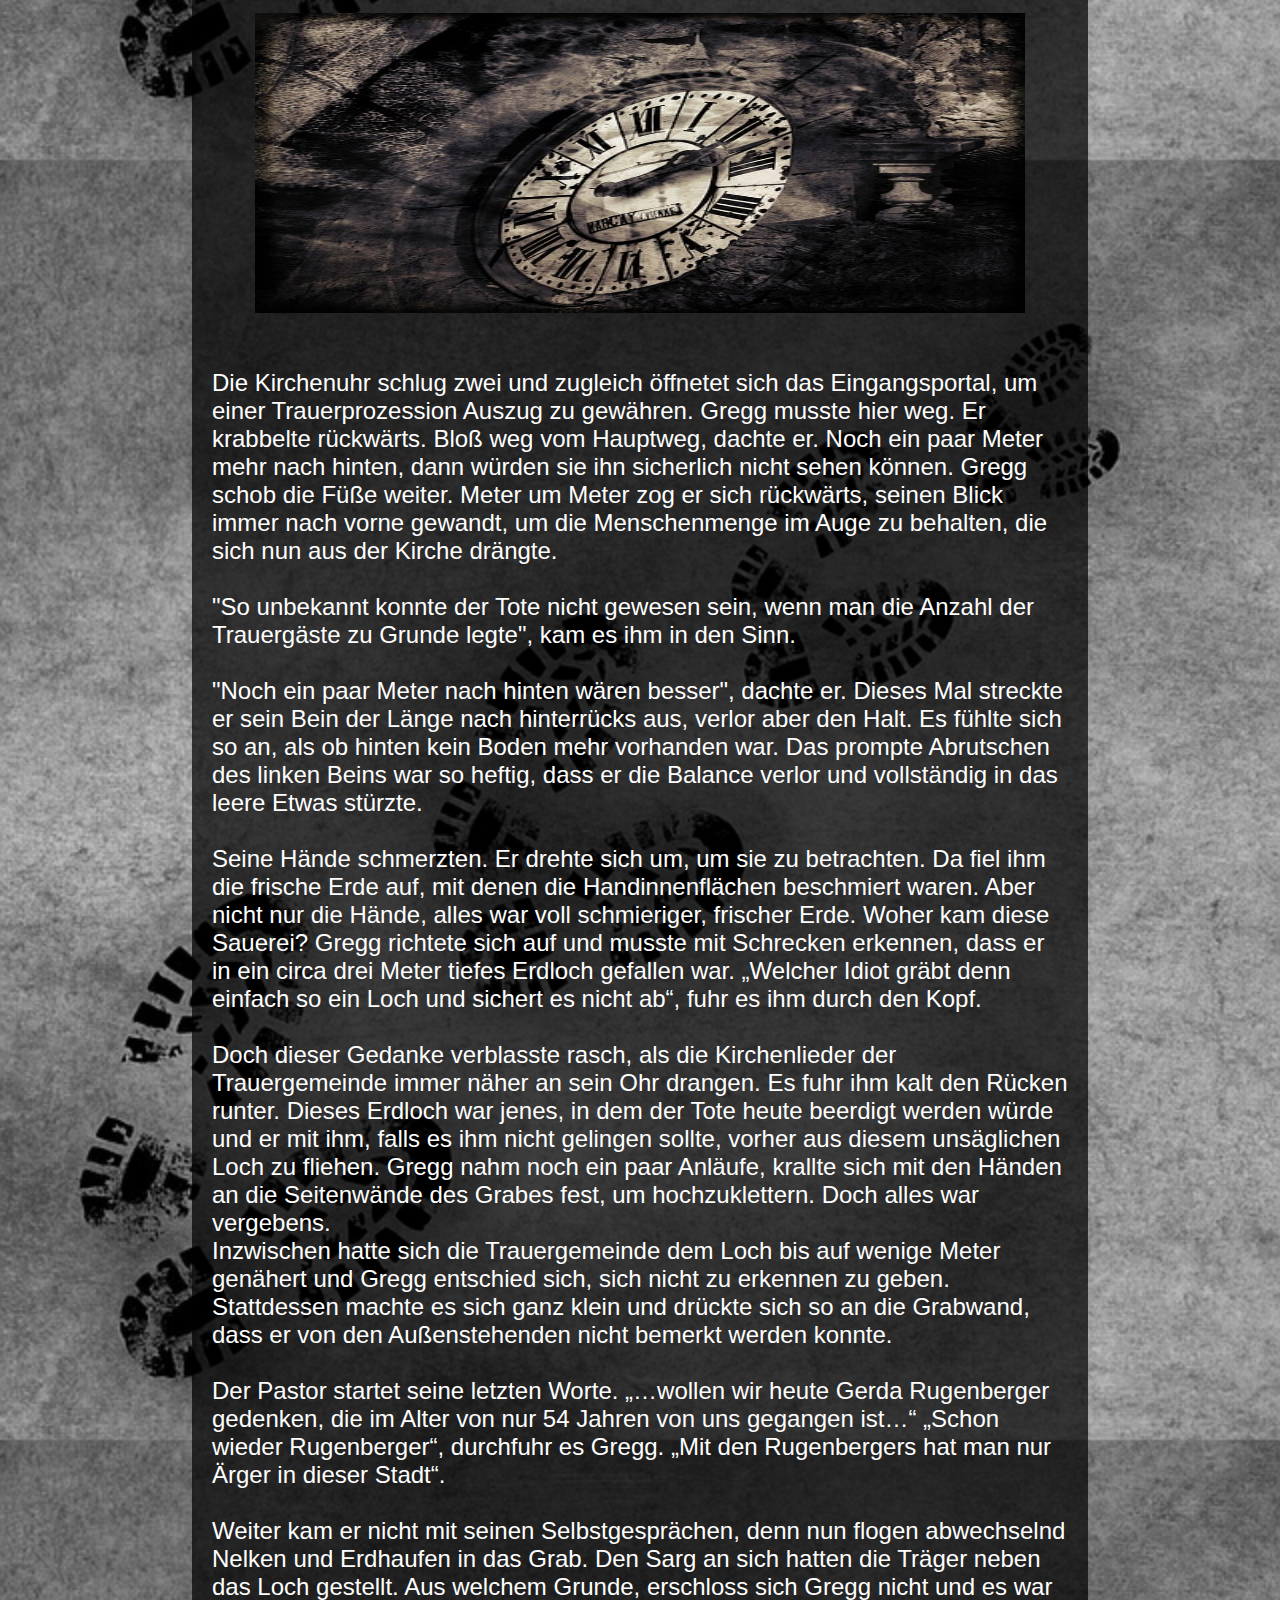
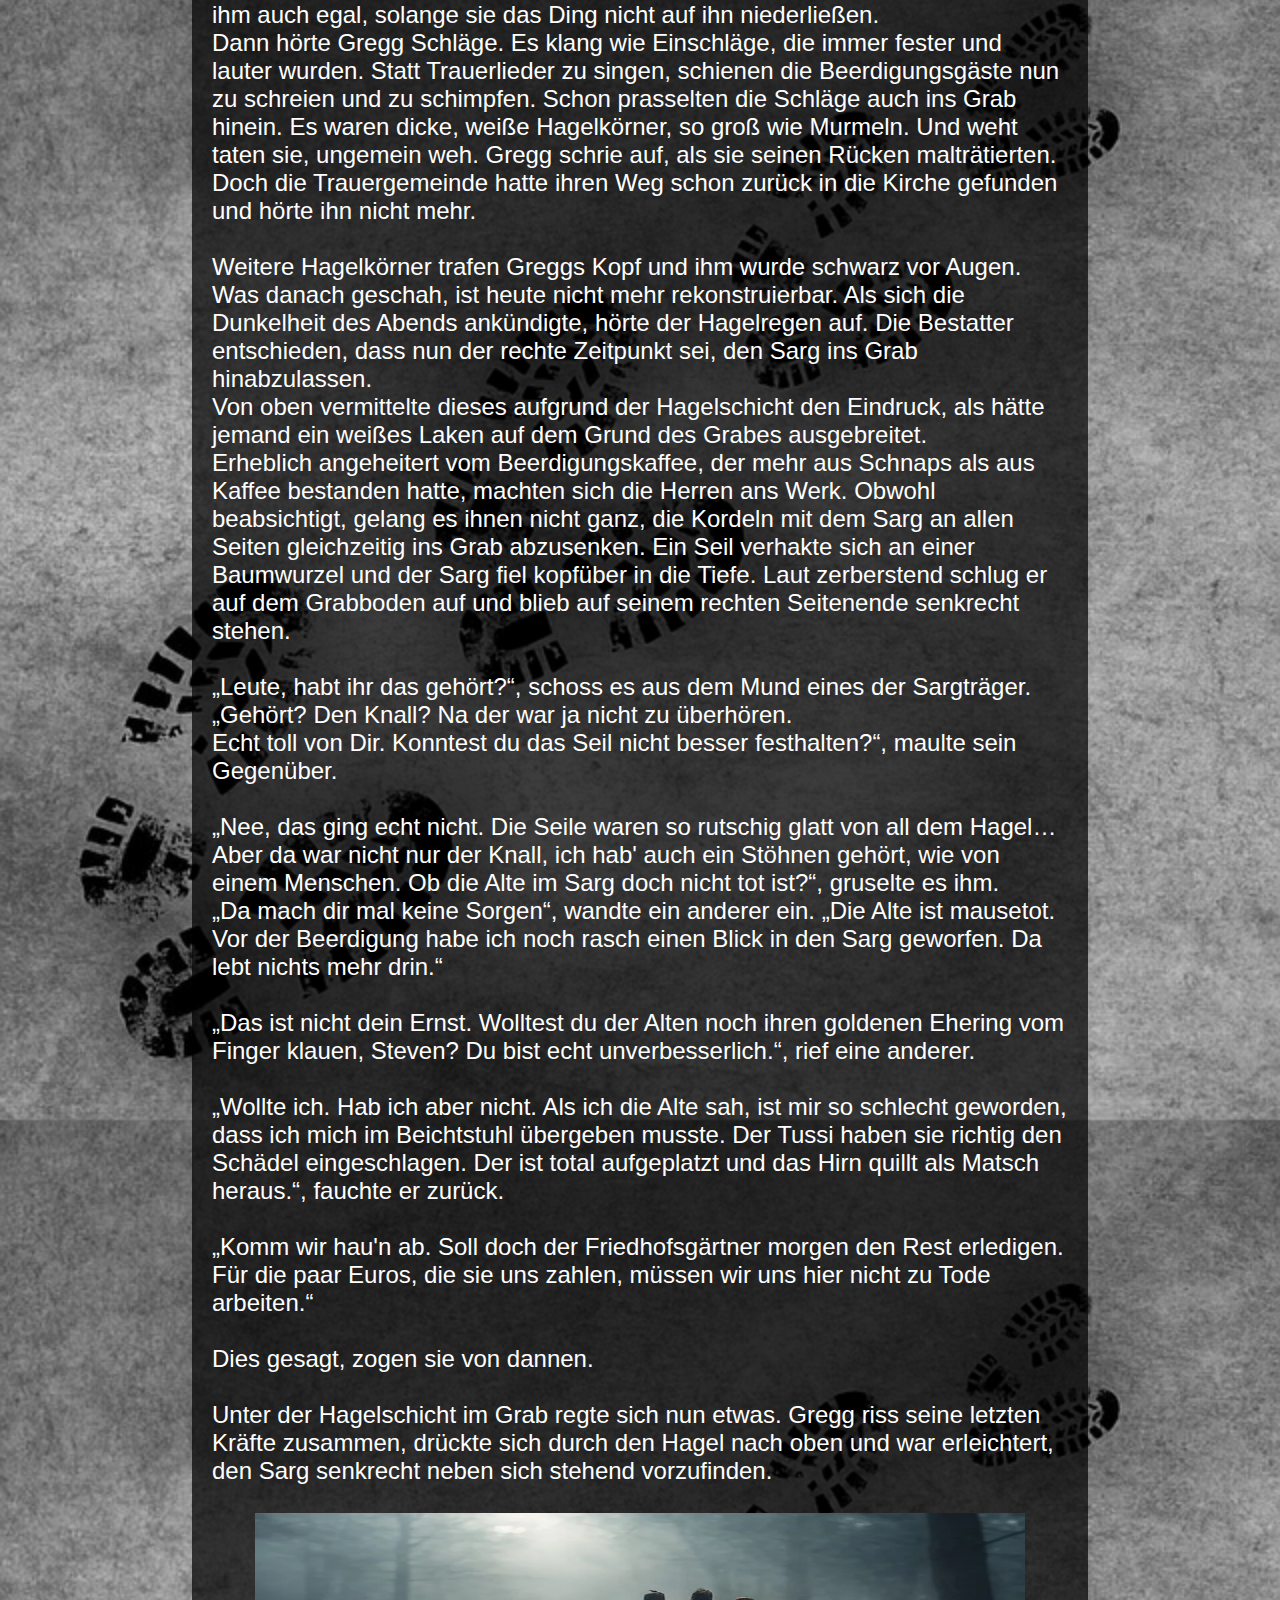
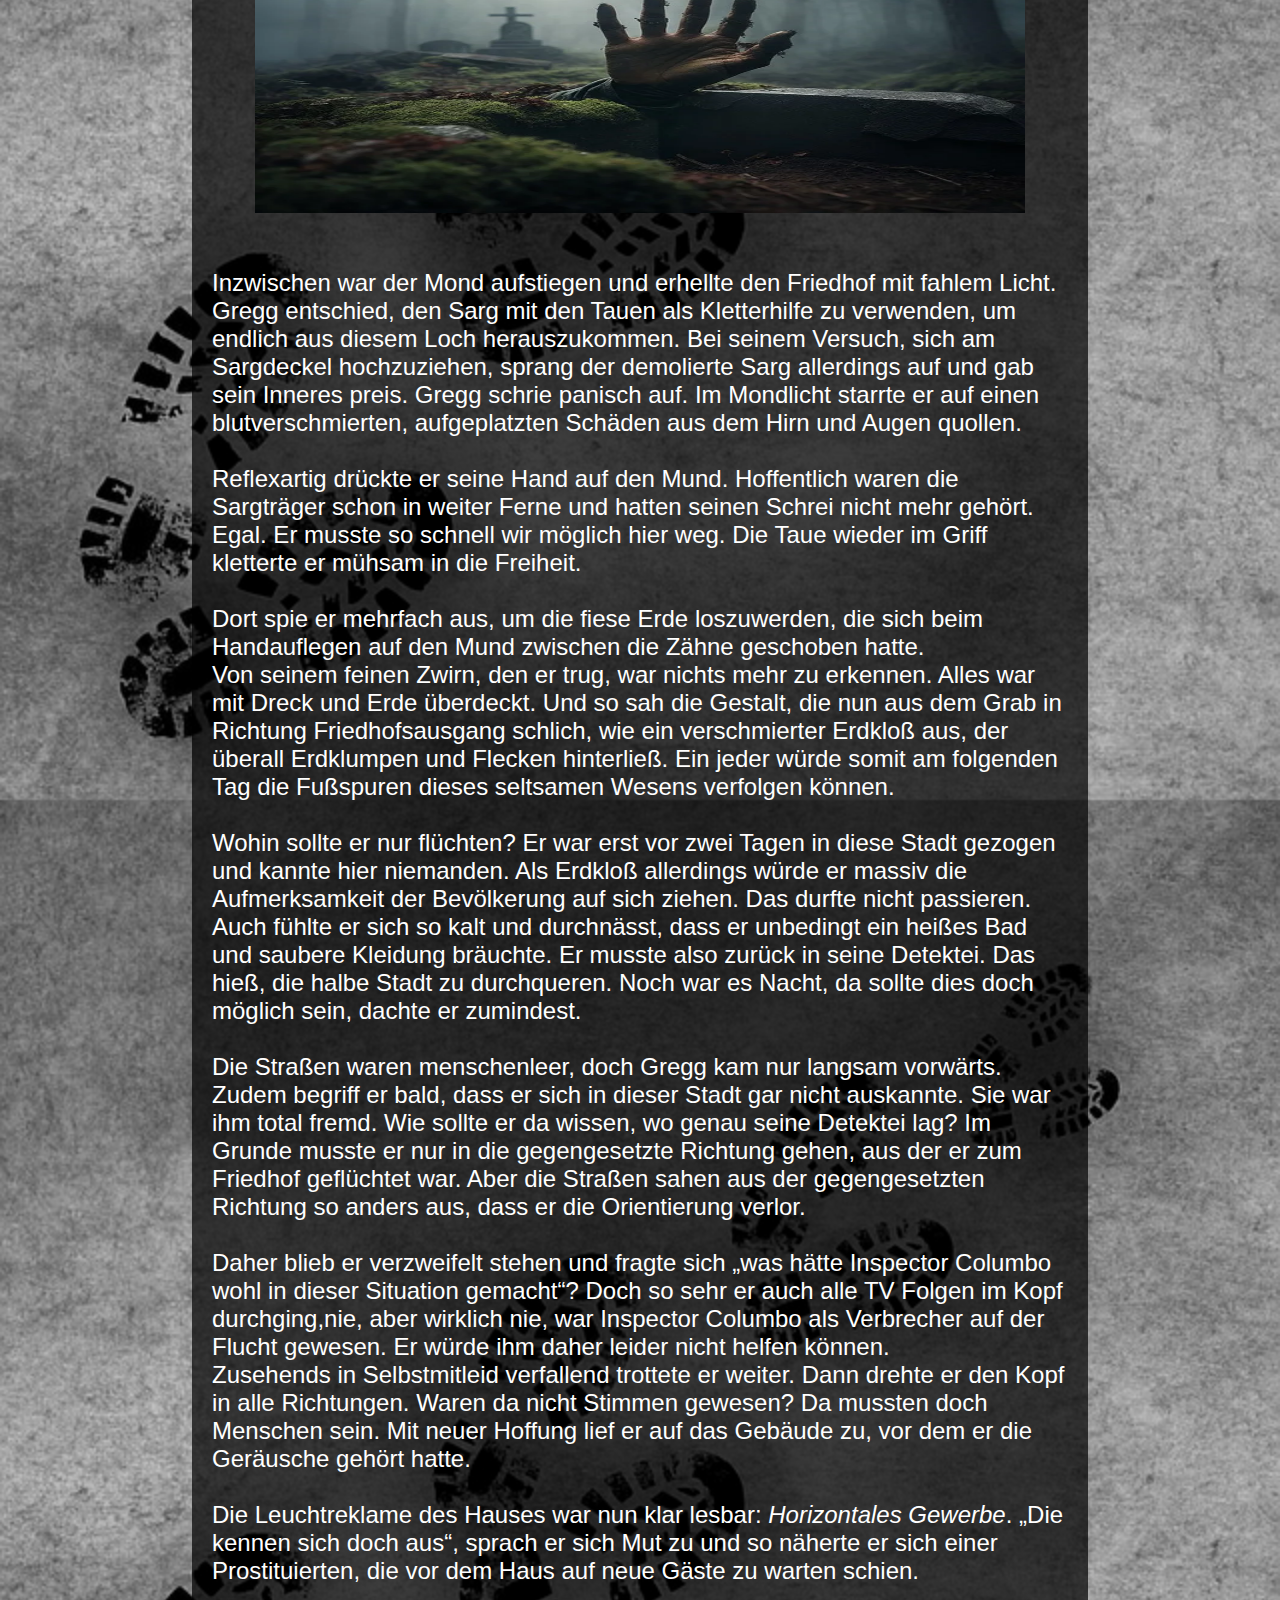
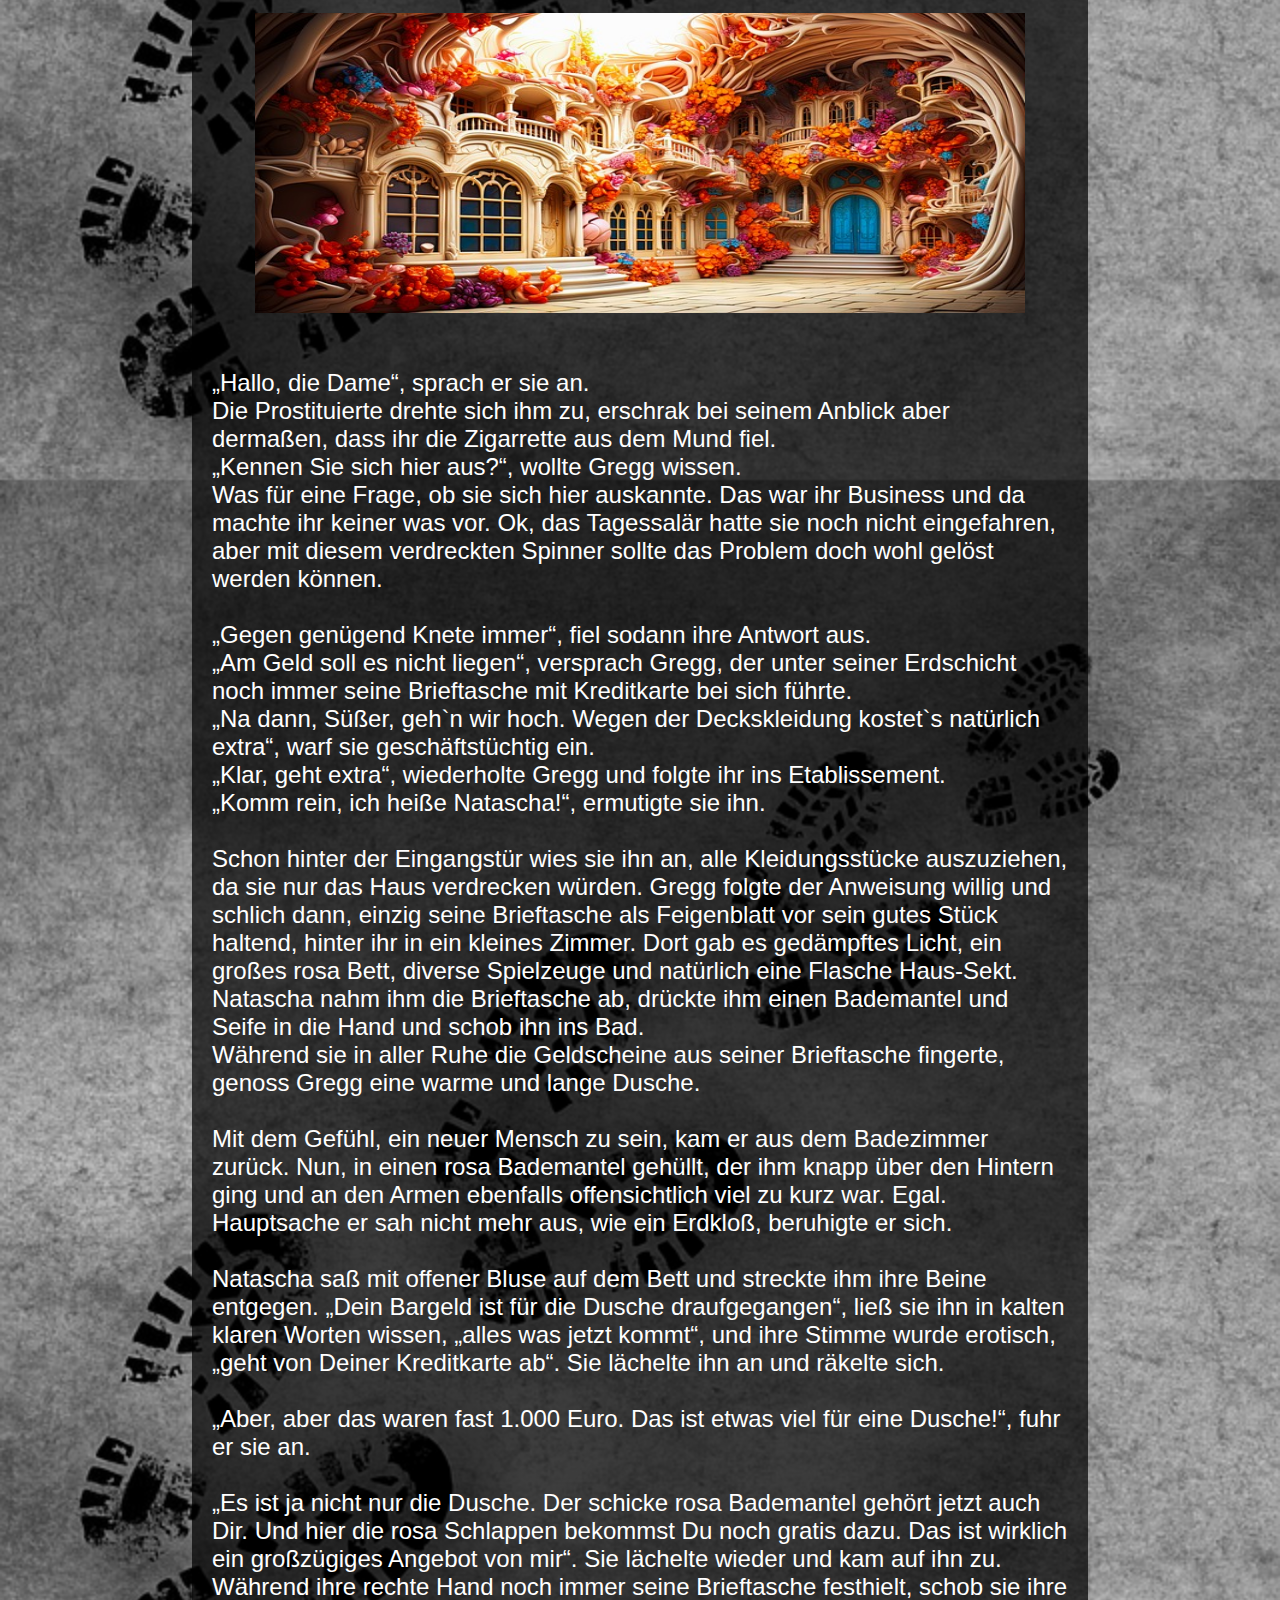
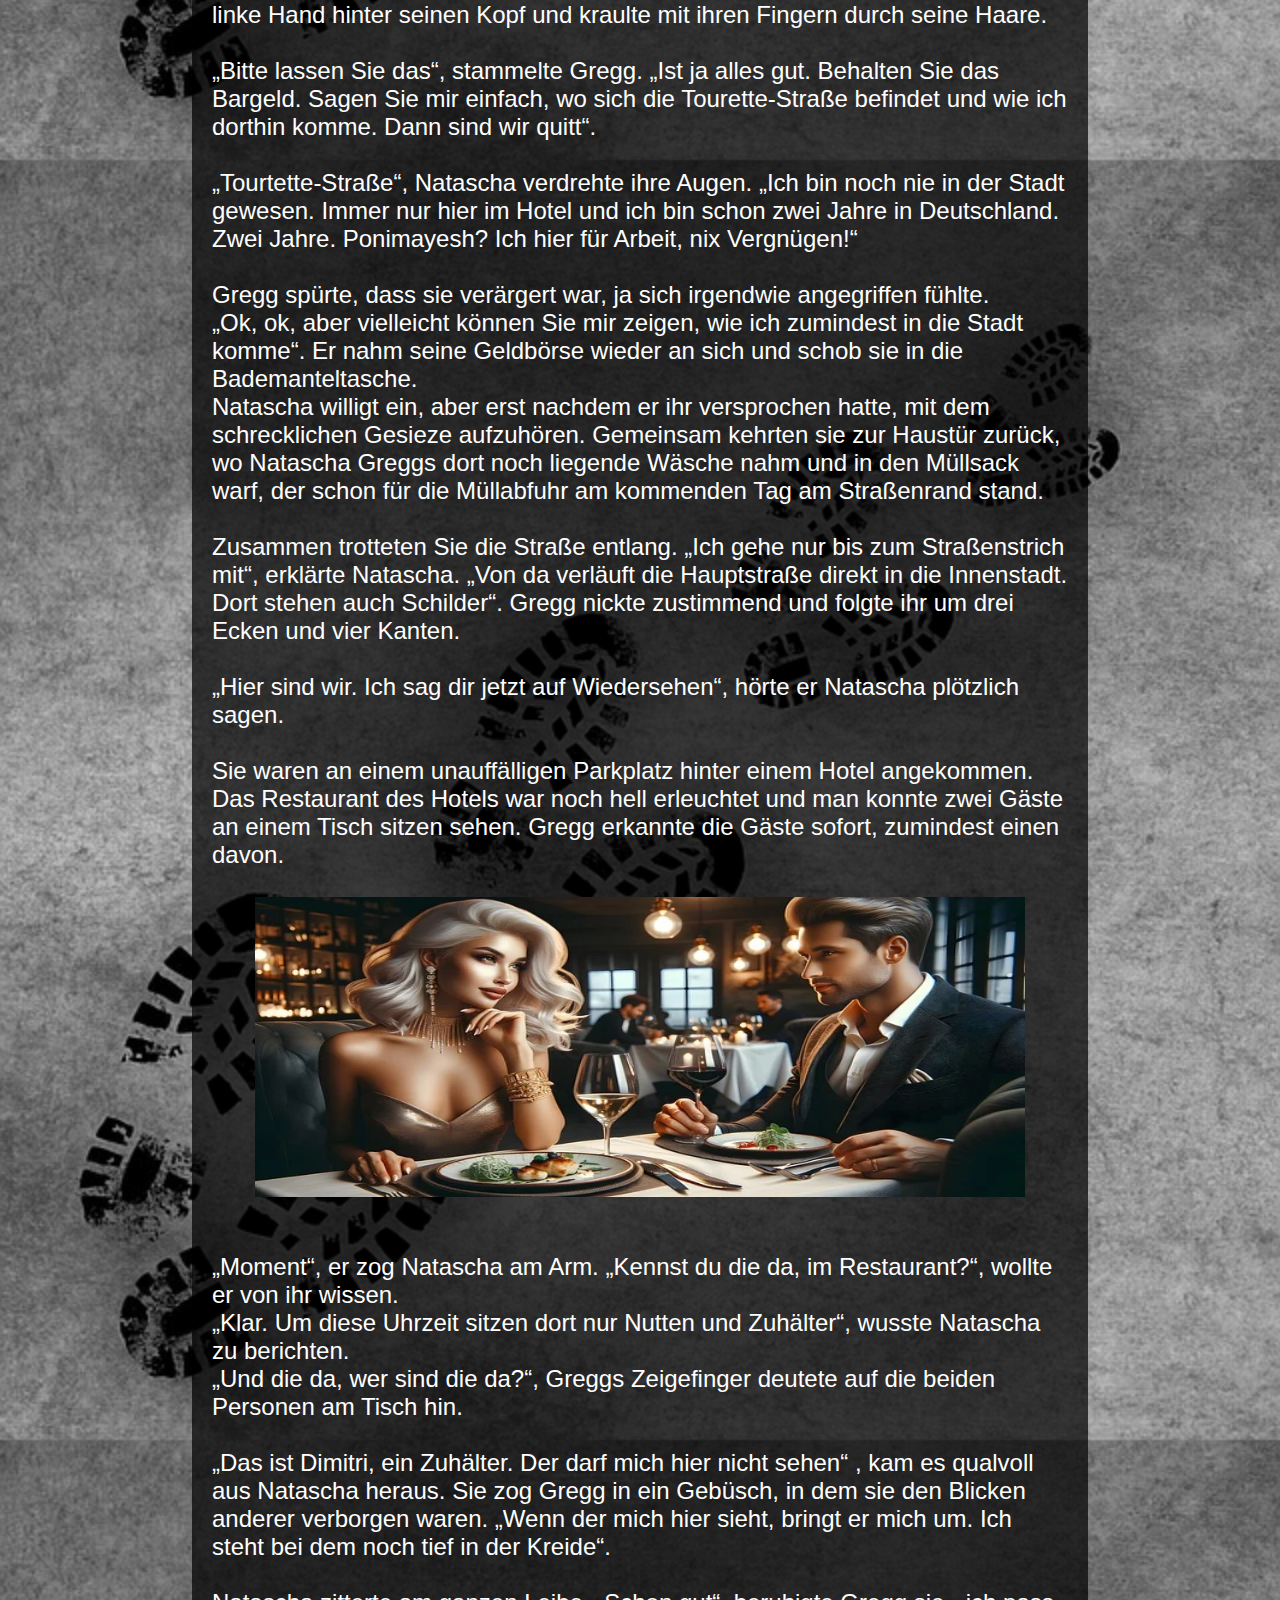
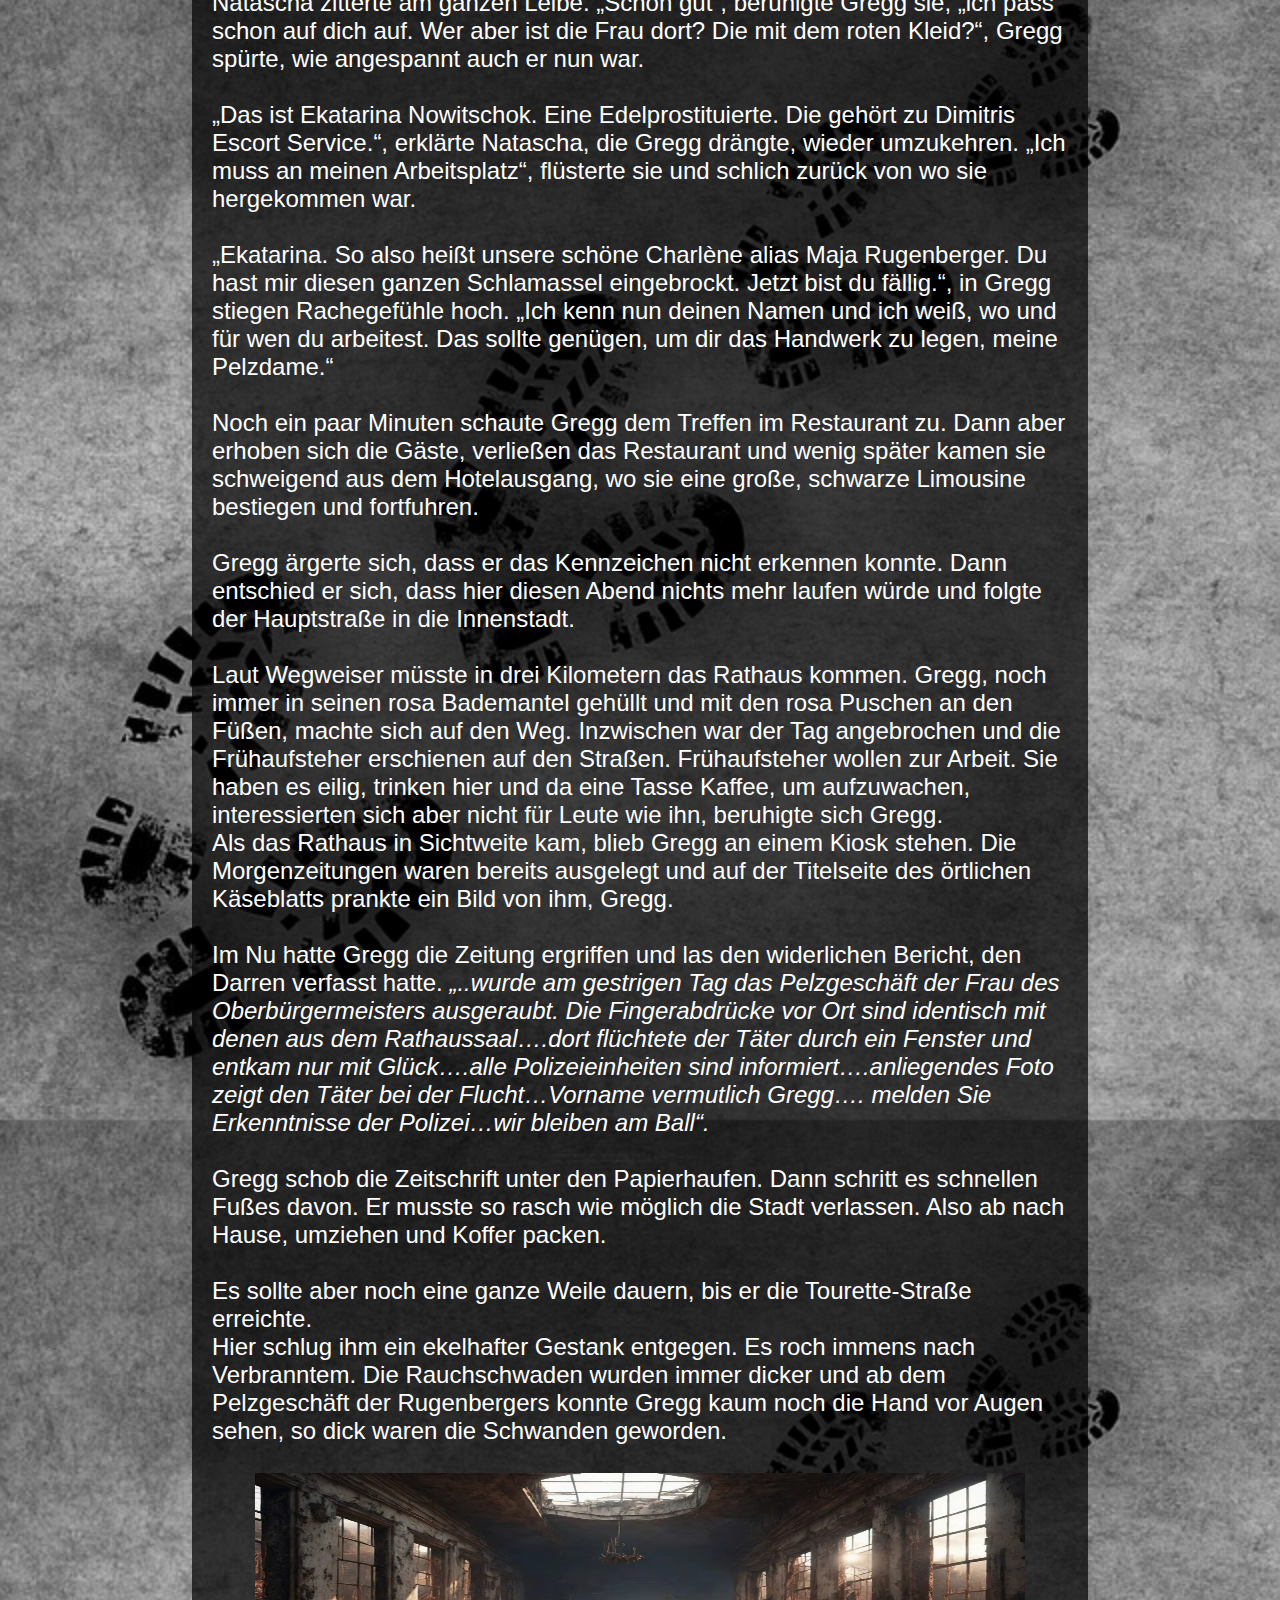
<file: report.html>
<!DOCTYPE html>
<html lang="en">
  <head>
    <meta charset="UTF-8" />
    <meta name="viewport" content="width=device-width, initial-scale=1.0" />
    <link rel="stylesheet" href="report.css" />
    <title>Fortsetzung Aktenz.G // Pelz V37k - $007</title>
  </head>
  <body>
    <div class="container">
      <h1>Fortsetzung Aktenz.G // Pelz V37k - $007</h1>
      <br /><br />
      <p>
        Um den Tag dann doch noch in einen guten Tag zu verwandeln, schritt
        Gregg fleißig zur Tat. So leerte er alle Regale und Schränke und brachte
        deren Inhalt sorgsam in den Bulli, der vor dem Geschäft parkte. Schon
        bald war alle Ware ordentlich verstaut und Gregg schaute sich
        konzentriert um, was noch abtransportiert werden könnte.
        <br /><br />
        Auf der Ablage vor der Kasse fand er eine Todesanzeige, die er rasch
        überflog. Eine Gerda Rugenberger war im Alter von nur 54 Jahren
        plötzlich verstorben und sollte heute Nachmittag beerdigt werden.
        „Plötzlich verstorben“, ging es Gregg durch den Kopf, „wenn das nicht
        zum Himmel stinkt; das ist doch sicherlich ein Gewaltverbrechen, das
        aufgeklärt gehört.“ Daher schob er rasch die Anzeige in seine
        Jackentasche, bevor er in Richtung Büro rief „Hallo, hallo, wo sind Sie
        denn? Es ist alles verpackt.“
        <br /><br />
        Aus dem Nebenraum hörte er, wie Gegenstände in einen Beutel geschüttet
        wurden, dann tauchte die Dame wieder auf.<br />
        „Ei wie gut von Ihnen. Sie sind wirklich ein Engel auf Erden….ganz, ganz
        lieben Dank“ und sie drückte ihm noch einen fetten Kuss auf die Wange,
        bevor sie zur Tür eilte. „Ich muss jetzt los. Ziehen Sie einfach die
        Ladentür hinter sich ins Schloss. Tschüssi!“.
        <br /><br />
        Weg war sie und eine Minute später auch der Bulli, der vor der Tür
        geparkt hatte.
        <br /><br />
        Gregg, der beim Küssen rot angelaufen war, wischte sich verstört den
        Lippenstift von der Backe. Zufrieden blickte er sich im leeren Geschäft
        um. Wenn er heute auch keinen Fall gelöst hatte, so hatte er zumindest
        einer gestressten Businessfrau geholfen. Das war ein guter Start in sein
        neues Leben.
        <br /><br />
        Wohlgestimmt zog er die Ladentür hinter sich zu. Aber sie wollte nicht
        im Schloss einrasten. Er zog nochmals. Die Tür blieb offen. Merkwürdig.
        Gregg beugte sich zum Türschloss hinunter und erblasste. Das Schloss war
        aus seiner Halterung gebrochen. „So etwas sollte man reparieren, bevor
        man den Laden verlässt“, kam es ihm in den Sinn, "aber wo ist hier das
        Werkzeug?" <br /><br />
        Fassungslos suchend betrat er erneut das Geschäft. Erst jetzt fiel ihm
        das Türschild auf, das die Frau kopfüber an die Seite gestellt hatte.
        Gregg drehte es um:
        <em>„Wegen Trauerfeier heute geschlossen! – Fam. Maja Rugenberger“</em>
        stand darauf geschrieben. <br /><br />
        „Rugenberger“, hallte es durch Greggs Kopf. Irgendwo hatte er diesen
        Namen schon gelesen, er wusste aber nicht mehr wo. Nichtsdestotrotz, das
        mit dem Türschloss war ein Problem. Das sollte gelöst werden. Aber erst
        einmal musste er nach Hause. Vielleicht stand dort bereits sein erster
        Kunde mit einem dicken Auftrag vor seiner Tür.
        <br /><br />
        Die Ampel hatte inzwischen ihren Geist aufgegeben, wohl um der
        gleichnamigen Einrichtungen in Berlin bereits anzudeuten, wohin die
        Reise ging. Und so stand Gregg verzweifelt am Straßenrand, während ein
        Auto nach dem nächsten an ihm vorbei raste. Es war gänzlich undenkbar,
        diese Straße überhaupt zu überqueren. So fing Gregg an, mit seinen
        Händen zu winken, um den Autofahrern sein Anliegen zu vermitteln und sie
        zum Halt zu bewegen. Er schwang die Arme auf und ab, wie ein Vogel.
        Hüpfte hoch und runter und wurde vor Anstrengung immer roter im Gesicht.
        <br /><br /><img
          class="image"
          stlye="height: 550px; width: 350px"
          src="report1.jpg"
          alt="image"
        />
        <br /><br />
        Endlich erbarmte sich ein Fahrer, hielt an, drückte die Beifahrertür auf
        und schrie: „Steigen Sie ein. Schnell. Ich hab`s eilig!“. Dem Befehl
        folgend und ohne weiteres Nachdenken sprang Gregg auf den Beifahrersitz
        und das Auto raste mit ihm davon.

        <br /><br />
        „Wo fahren wir denn hin“, rief Gregg besorgt, als er merkte, wie sich
        sein Büro, die Nachbarhäuser, ja die ganze Straße hinter ihnen in Luft
        auflösten.<br />
        „Zum Politikerempfang im Rathaus!“, erwiderte der Fahrer. <br /><br />

        „Im Rathaus? Was in aller Welt wollen wir denn dort?“, wollte Gregg
        wissen.<br />
        „Ach, ich hab mich noch nicht vorgestellt. Ich bin Darren vom
        Abendblatt. Der Reporter vom Dienst. Immer da - immer nah, wenn man mich
        braucht. Ich rieche gute News schon von Weitem. Und Sie?“.<br />
        „Gregg McGreggor, Privatdetektiv“, freute sich Gregg, Eigenwerbung
        machen zu können<br />
        „Ah, Privatdetektiv“, murmelte Darren, „das klingt nach einem echt
        interessanten Beifahrer. Was für Fälle lösen Sie denn derzeit?“.
        <br /><br />
        Gregg biss sich auf die Lippe. Irgendwas musste er jetzt zum Besten
        geben. „Ja, da sind viele spannende Dinge. Ich darf nicht über alles
        reden.“, versuchte er der Frage auszuweichen. <br /><br />
        „Ist klar, alles geht nicht, aber etwas sollte für mich schon drin
        sein…immerhin nehme ich Sie jetzt kostenlos mit in die Innenstadt. Ich
        könnte Sie sogar ins Rathaus einschleusen, wenn Sie wollen. Sag ich
        denen einfach, Sie wären mein…äh…äh…Kameramann“.
        <br /><br />
        Darren stupste Gregg in die Seite. „Man, das wäre doch was. Die im
        Rathaus haben doch immer Dreck am Stecken. Da haben Sie rasch noch
        weitere Fälle, die gut bezahlt werden….zahlt ja im Grunde alles der
        Steuerzahler“. Gregg merkte, dass Darren voll in seinem Element war.
        <br /><br />
        „So ist es“, gab Gregg ihm recht. „Da führe ich auch Ermittlungen. Echt
        unglaublich, was da abgeht“. Gregg fühlte, wie gut es tat, von sich
        selbst zu prahlen.<br />
        „Was da abgeht? Was geht denn da genau ab“, hakte Darren nun ein. „Komm
        schon, erzählen Sie. Lassen Sie sich nicht immer so bitten.“, ermunterte
        er nun Gregg. <br /><br />
        Gregg spitzte den Mund und zog langsam und stoßweise Luftzüge ein. „Nun
        das, was immer so in Rathäusern abgeht“, stotterte er.<br />
        „Ja schon, aber was in diesem Fall genau?“, Darren ließ nicht los.<br />
        „Tja, halt das mit der Sekretärin“, Gregg hielt inne.<br />
        „Läuft da was mit dem Oberbürgermeister?“, Darrens Augen funkelten. Das
        waren die Stories, die er brauchte. „Ja?“. <br />
        „Könnte man so sagen“, nuschelte Gregg verlegen. Dabei schaute er auf
        seine Armbanduhr, in der Hoffnung, dass diese ihn bald aus diesem
        leidvollen Gespräch erlösen möge.
        <br /><br />
        <img class="image" src="report2.jpg" alt="image" />
        <br /><br />

        Gregg atmete auf, als Darren in die Auffahrt zum Rathaus einbog. Jetzt
        konnte es sich nur noch um wenige Minuten handeln, bis der Spuk vorbei
        war, schoss es Gregg durch den Kopf. Die Fahrerscheibe wurde
        heruntergelassen und Darren betätigte die Sprechanlage. Dann öffnete
        sich eine Schranke und sie fuhren auf den Hof des Rathauses.
        <br /><br />
        Zur gleichen Zeit ertönte hinter ihnen eine Polizeisirene. Sie gehörte
        zu der Kolonne der anreisenden Politiker. Auch sie stoppten auf dem
        Rathausplatz. Unter einem Schwall von Blitzlichtern gelangten die
        Politiker zusammen mit den Reportern ins Gebäude. Gregg war von all dem
        so fasziniert, dass er vergaß, sich rechtzeitig abzusetzen. Dies wurde
        ihm aber erst bewusst, als er im Rathaussaal in der hinteren Reihe Platz
        genommen hatte. <br />
        Der Oberbürgermeister ließ seine Gäste ins goldene Buch der Stadt
        eintragen. Ein Akt, der zuvor zu massiver Unruhe in der Bevölkerung
        geführt hatte, da diese kein Engagement der Gäste für die Stadt erkennen
        konnte. Trotz all der schönen Kleider der Politikergattinnen und Gatten
        wollte dennoch keine Stimmung aufkommen. Auch die sich anschließende
        Fragerunde brachte wenig, mit dem sich eine Zeitung nutzerfreundlich
        füllen ließ. Darren war enttäuscht. Ohne Story kein Verdienst. So
        einfach war die Regel bei der Presse. <br />
        Es gab nur eine Lösung. Daher erhob sich Darren zum Ende der Fragestunde
        und schmetterte zur Verblüffung aller in den Raum: „Was ist das nun, mit
        Ihrer Liebschaft? Wann wollten Sie das öffentlich machen?“
        <br /><br />
        Entsetztes Schweigen im Raum. Die Politiker starrten einander verwirrt
        an. Wessen Sau wurde nun durch den Ort getrieben? Wer von ihnen würde
        heute bloß gestellt werden? Die Zeit schien stehen geblieben zu sein.
        Dann schob sich ein kleiner Minister in Begleitung einer Dame im
        Pelzmantel nach vorne. "Das ist Charlène, eine entfernte Cousine von
        mir. Sie ist auf Besuch aus den USA. Das würde ich nicht als Liebschaft
        bezeichnen. Wir sind ja verwandt. Also nichts Bewegendes".<br />
        Im ganzen Saal war die Erleichterung zu spüren, die nun vom Podium
        ausging, auf dem die Politiker schlagartig aus ihrer Schockstarre
        auftauten. <br /><br />
        „Nein“, schwall es freudig aus Gregg heraus. „Das ist nicht Charlène.
        Das ist Maja Rugenberger, die Besitzerin des Pelzgeschäfts in der
        Tourette-Strasse. Ich habe sie heute Morgen kennengelernt. Eine wirklich
        herzensgute Dame.“
        <br /><br />
        Nun drängte sich der Oberbürgermeister ans Rednerpult. Verärgert stellte
        er klar, dass dies ein Irrtum sei. Maja Rugenberg sei bekanntermaßen
        seine Gattin und die befände sich heute auf der Beerdigung ihrer älteren
        Schwester und sei daher leider unpässlich.
        <br /><br />
        „Nein, nein, nein, aber das ist doch nicht möglich. Die Frau
        Rugenberger“, dabei deutete Gregg auf die Dame im Pelz, die sich nun
        offensichtlich gar nicht mehr wohl fühlte, „und ich haben doch heute
        Morgen die gesamte Ware aus dem Pelzladen in der Tourette-Strasse
        ausgeräumt. Ich weiß genau, dass sie das war.“
        <br /><br />
        Die Dame im Pelz ergriff die Flucht. Sie rannte so schnell sie konnte,
        auf die Seitentür zu. Passanten versuchten sie aufzuhalten, bekamen aber
        nur den Pelz zu greifen, der sich schnell vom Körper der Dame löste,
        bevor diese aus dem Saal verschwandt.
        <br /><br />
        „Was haben Sie in unserem Pelzgeschäft zu suchen?“, hörte die Menge nun
        den Oberbürgermeister ins Mikrophon brüllen.
        <br /><br />
        Da dämmerte es auch Gregg, dass irgendetwas nicht richtig gelaufen war
        und es auch für ihn an der Zeit war, zu verschwinden. Die Flucht aus der
        letzten Reihe des Saales erwies sich als relativ schwierig, weil sich
        die Zugangstür zum Saal am anderen Ende des Raumes befand. Bei all den
        Menschen, die sich ihm nun in Weg stellen würden, war das nicht zu
        schaffen. Er musste durch das Fenster entkommen.
        <br /><br />
        Mit einem Sprung kletterte er auf das Fensterbrett und versuchte
        verzweifelt, das Fenster zu öffnen. Dabei sprang ihm ein Fensterflügel
        genau ins Gesicht. Nur mit Mühe konnte er sich halten. Seine Finger
        rutschten an der Scheibe entlang, bis er den Rahmen zu Fassen bekam und
        ihn umklettern konnte.
        <br /><br />
        Jetzt stand er draußen auf dem Fenstersims. Das waren mindestens 5 Meter
        Tiefe! Hinunter zu springen war viel zu riskant. Aber vielleicht konnte
        er sich am Efeu, der das Gebäude begrünte, herunter hangeln? So griff er
        mutig die ersten dickeren Efeustränge, um schnell zu erkennen, dass
        diese sich bei weitem nicht genug ins Gebäude hineingefressen hatten, um
        sein Gewicht zu halten. Und so konnte das rege Publikum, welches sich
        bereits an die Fenster begeben hatte, einen Stuntman reifen Akt
        bewundern, bei dem der Held mitsamt eines Riesengeflechts von
        Hausbegrünung im weiten Bogen 'gen Innenhof stürzte.
        <br /><br />
        Zu dem erwarteten Aufprall auf dem Betonboden kam es jedoch nicht, da
        eine Hoflaterne dem im Wege stand und Gregg abfing. Sie bot Gregg auch
        die Möglichkeit, sanft an ihr zu Boden zu gleiten.
        <br /><br />
        Der Wust von abgerissenen Efeuranken hinderte die Zuschauer letztlich
        daran, nachzuvollziehen, in welche Richtung Gregg entfliehen konnte.
        <br /><br />
        Darren strahlte. Er hatte 1a Bilder im Kasten und eine coole Story würde
        ihm auch noch einfallen.<br /><br />
        Derweil rannte Gregg um sein Leben. In seinem Kopf ratterten die
        Krimiserien, in denen auf Flüchtende lebensbedrohliche Schüsse abgegeben
        wurden.<br />
        Als er an der Ringkirche ankam, war er so außer Atem, dass er eine Pause
        einlegen musste. Er hustete aus dem letzten Loch. Immerhin war er dem
        Rathaussaal entkommen. Auf dem Friedhof vor der Kirche würde ihn niemand
        vermuten. <br /><br />
        <img class="image" src="report3.jpg" alt="image" />
        <br /><br />
        Die Kirchenuhr schlug zwei und zugleich öffnetet sich das
        Eingangsportal, um einer Trauerprozession Auszug zu gewähren. Gregg
        musste hier weg. Er krabbelte rückwärts. Bloß weg vom Hauptweg, dachte
        er. Noch ein paar Meter mehr nach hinten, dann würden sie ihn sicherlich
        nicht sehen können. Gregg schob die Füße weiter. Meter um Meter zog er
        sich rückwärts, seinen Blick immer nach vorne gewandt, um die
        Menschenmenge im Auge zu behalten, die sich nun aus der Kirche drängte.
        <br /><br />
        "So unbekannt konnte der Tote nicht gewesen sein, wenn man die Anzahl
        der Trauergäste zu Grunde legte", kam es ihm in den Sinn.
        <br /><br />
        "Noch ein paar Meter nach hinten wären besser", dachte er. Dieses Mal
        streckte er sein Bein der Länge nach hinterrücks aus, verlor aber den
        Halt. Es fühlte sich so an, als ob hinten kein Boden mehr vorhanden war.
        Das prompte Abrutschen des linken Beins war so heftig, dass er die
        Balance verlor und vollständig in das leere Etwas stürzte.
        <br /><br />
        Seine Hände schmerzten. Er drehte sich um, um sie zu betrachten. Da fiel
        ihm die frische Erde auf, mit denen die Handinnenflächen beschmiert
        waren. Aber nicht nur die Hände, alles war voll schmieriger, frischer
        Erde. Woher kam diese Sauerei? Gregg richtete sich auf und musste mit
        Schrecken erkennen, dass er in ein circa drei Meter tiefes Erdloch
        gefallen war. „Welcher Idiot gräbt denn einfach so ein Loch und sichert
        es nicht ab“, fuhr es ihm durch den Kopf.
        <br /><br />
        Doch dieser Gedanke verblasste rasch, als die Kirchenlieder der
        Trauergemeinde immer näher an sein Ohr drangen. Es fuhr ihm kalt den
        Rücken runter. Dieses Erdloch war jenes, in dem der Tote heute beerdigt
        werden würde und er mit ihm, falls es ihm nicht gelingen sollte, vorher
        aus diesem unsäglichen Loch zu fliehen. Gregg nahm noch ein paar
        Anläufe, krallte sich mit den Händen an die Seitenwände des Grabes fest,
        um hochzuklettern. Doch alles war vergebens.<br />
        Inzwischen hatte sich die Trauergemeinde dem Loch bis auf wenige Meter
        genähert und Gregg entschied sich, sich nicht zu erkennen zu geben.
        Stattdessen machte es sich ganz klein und drückte sich so an die
        Grabwand, dass er von den Außenstehenden nicht bemerkt werden konnte.
        <br /><br />
        Der Pastor startet seine letzten Worte. „…wollen wir heute Gerda
        Rugenberger gedenken, die im Alter von nur 54 Jahren von uns gegangen
        ist…“ „Schon wieder Rugenberger“, durchfuhr es Gregg. „Mit den
        Rugenbergers hat man nur Ärger in dieser Stadt“.
        <br /><br />
        Weiter kam er nicht mit seinen Selbstgesprächen, denn nun flogen
        abwechselnd Nelken und Erdhaufen in das Grab. Den Sarg an sich hatten
        die Träger neben das Loch gestellt. Aus welchem Grunde, erschloss sich
        Gregg nicht und es war ihm auch egal, solange sie das Ding nicht auf ihn
        niederließen.<br />Dann hörte Gregg Schläge. Es klang wie Einschläge,
        die immer fester und lauter wurden. Statt Trauerlieder zu singen,
        schienen die Beerdigungsgäste nun zu schreien und zu schimpfen. Schon
        prasselten die Schläge auch ins Grab hinein. Es waren dicke, weiße
        Hagelkörner, so groß wie Murmeln. Und weht taten sie, ungemein weh.
        Gregg schrie auf, als sie seinen Rücken malträtierten. Doch die
        Trauergemeinde hatte ihren Weg schon zurück in die Kirche gefunden und
        hörte ihn nicht mehr. <br /><br />
        Weitere Hagelkörner trafen Greggs Kopf und ihm wurde schwarz vor Augen.
        Was danach geschah, ist heute nicht mehr rekonstruierbar. Als sich die
        Dunkelheit des Abends ankündigte, hörte der Hagelregen auf. Die
        Bestatter entschieden, dass nun der rechte Zeitpunkt sei, den Sarg ins
        Grab hinabzulassen.<br />Von oben vermittelte dieses aufgrund der
        Hagelschicht den Eindruck, als hätte jemand ein weißes Laken auf dem
        Grund des Grabes ausgebreitet. <br />
        Erheblich angeheitert vom Beerdigungskaffee, der mehr aus Schnaps als
        aus Kaffee bestanden hatte, machten sich die Herren ans Werk. Obwohl
        beabsichtigt, gelang es ihnen nicht ganz, die Kordeln mit dem Sarg an
        allen Seiten gleichzeitig ins Grab abzusenken. Ein Seil verhakte sich an
        einer Baumwurzel und der Sarg fiel kopfüber in die Tiefe. Laut
        zerberstend schlug er auf dem Grabboden auf und blieb auf seinem rechten
        Seitenende senkrecht stehen. <br /><br />
        „Leute, habt ihr das gehört?“, schoss es aus dem Mund eines der
        Sargträger.<br />
        „Gehört? Den Knall? Na der war ja nicht zu überhören.<br />
        Echt toll von Dir. Konntest du das Seil nicht besser festhalten?“,
        maulte sein Gegenüber. <br /><br />
        „Nee, das ging echt nicht. Die Seile waren so rutschig glatt von all dem
        Hagel… Aber da war nicht nur der Knall, ich hab' auch ein Stöhnen
        gehört, wie von einem Menschen. Ob die Alte im Sarg doch nicht tot
        ist?“, gruselte es ihm.<br />
        „Da mach dir mal keine Sorgen“, wandte ein anderer ein. „Die Alte ist
        mausetot. Vor der Beerdigung habe ich noch rasch einen Blick in den Sarg
        geworfen. Da lebt nichts mehr drin.“ <br /><br />
        „Das ist nicht dein Ernst. Wolltest du der Alten noch ihren goldenen
        Ehering vom Finger klauen, Steven? Du bist echt unverbesserlich.“, rief
        eine anderer.
        <br /><br />
        „Wollte ich. Hab ich aber nicht. Als ich die Alte sah, ist mir so
        schlecht geworden, dass ich mich im Beichtstuhl übergeben musste. Der
        Tussi haben sie richtig den Schädel eingeschlagen. Der ist total
        aufgeplatzt und das Hirn quillt als Matsch heraus.“, fauchte er zurück.
        <br /><br />
        „Komm wir hau'n ab. Soll doch der Friedhofsgärtner morgen den Rest
        erledigen. Für die paar Euros, die sie uns zahlen, müssen wir uns hier
        nicht zu Tode arbeiten.“<br /><br />
        Dies gesagt, zogen sie von dannen. <br /><br />
        Unter der Hagelschicht im Grab regte sich nun etwas. Gregg riss seine
        letzten Kräfte zusammen, drückte sich durch den Hagel nach oben und war
        erleichtert, den Sarg senkrecht neben sich stehend vorzufinden.
        <br /><br /><img class="image" src="report4.jpg" alt="image" />
        <br /><br />
        Inzwischen war der Mond aufstiegen und erhellte den Friedhof mit fahlem
        Licht. Gregg entschied, den Sarg mit den Tauen als Kletterhilfe zu
        verwenden, um endlich aus diesem Loch herauszukommen. Bei seinem
        Versuch, sich am Sargdeckel hochzuziehen, sprang der demolierte Sarg
        allerdings auf und gab sein Inneres preis. Gregg schrie panisch auf. Im
        Mondlicht starrte er auf einen blutverschmierten, aufgeplatzten Schäden
        aus dem Hirn und Augen quollen.
        <br /><br />
        Reflexartig drückte er seine Hand auf den Mund. Hoffentlich waren die
        Sargträger schon in weiter Ferne und hatten seinen Schrei nicht mehr
        gehört. Egal. Er musste so schnell wir möglich hier weg. Die Taue wieder
        im Griff kletterte er mühsam in die Freiheit.
        <br /><br />
        Dort spie er mehrfach aus, um die fiese Erde loszuwerden, die sich beim
        Handauflegen auf den Mund zwischen die Zähne geschoben hatte.<br />
        Von seinem feinen Zwirn, den er trug, war nichts mehr zu erkennen. Alles
        war mit Dreck und Erde überdeckt. Und so sah die Gestalt, die nun aus
        dem Grab in Richtung Friedhofsausgang schlich, wie ein verschmierter
        Erdkloß aus, der überall Erdklumpen und Flecken hinterließ. Ein jeder
        würde somit am folgenden Tag die Fußspuren dieses seltsamen Wesens
        verfolgen können. <br /><br />
        Wohin sollte er nur flüchten? Er war erst vor zwei Tagen in diese Stadt
        gezogen und kannte hier niemanden. Als Erdkloß allerdings würde er
        massiv die Aufmerksamkeit der Bevölkerung auf sich ziehen. Das durfte
        nicht passieren. <br />Auch fühlte er sich so kalt und durchnässt, dass
        er unbedingt ein heißes Bad und saubere Kleidung bräuchte. Er musste
        also zurück in seine Detektei. Das hieß, die halbe Stadt zu durchqueren.
        Noch war es Nacht, da sollte dies doch möglich sein, dachte er
        zumindest. <br /><br />
        Die Straßen waren menschenleer, doch Gregg kam nur langsam vorwärts.
        Zudem begriff er bald, dass er sich in dieser Stadt gar nicht auskannte.
        Sie war ihm total fremd. Wie sollte er da wissen, wo genau seine
        Detektei lag? Im Grunde musste er nur in die gegengesetzte Richtung
        gehen, aus der er zum Friedhof geflüchtet war. Aber die Straßen sahen
        aus der gegengesetzten Richtung so anders aus, dass er die Orientierung
        verlor.
        <br /><br />
        Daher blieb er verzweifelt stehen und fragte sich „was hätte Inspector
        Columbo wohl in dieser Situation gemacht“? Doch so sehr er auch alle TV
        Folgen im Kopf durchging,nie, aber wirklich nie, war Inspector Columbo
        als Verbrecher auf der Flucht gewesen. Er würde ihm daher leider nicht
        helfen können. <br />Zusehends in Selbstmitleid verfallend trottete er
        weiter. Dann drehte er den Kopf in alle Richtungen. Waren da nicht
        Stimmen gewesen? Da mussten doch Menschen sein. Mit neuer Hoffung lief
        er auf das Gebäude zu, vor dem er die Geräusche gehört hatte.
        <br /><br />
        Die Leuchtreklame des Hauses war nun klar lesbar:
        <em>Horizontales Gewerbe</em>. „Die kennen sich doch aus“, sprach er
        sich Mut zu und so näherte er sich einer Prostituierten, die vor dem
        Haus auf neue Gäste zu warten schien. <br /><br />
        <img class="image" src="report5.jpg" alt="image" />
        <br /><br />
        „Hallo, die Dame“, sprach er sie an.<br />
        Die Prostituierte drehte sich ihm zu, erschrak bei seinem Anblick aber
        dermaßen, dass ihr die Zigarrette aus dem Mund fiel. <br />„Kennen Sie
        sich hier aus?“, wollte Gregg wissen.<br />
        Was für eine Frage, ob sie sich hier auskannte. Das war ihr Business und
        da machte ihr keiner was vor. Ok, das Tagessalär hatte sie noch nicht
        eingefahren, aber mit diesem verdreckten Spinner sollte das Problem doch
        wohl gelöst werden können. <br /><br />
        „Gegen genügend Knete immer“, fiel sodann ihre Antwort aus.<br />
        „Am Geld soll es nicht liegen“, versprach Gregg, der unter seiner
        Erdschicht noch immer seine Brieftasche mit Kreditkarte bei sich führte.
        <br />
        „Na dann, Süßer, geh`n wir hoch. Wegen der Deckskleidung kostet`s
        natürlich extra“, warf sie geschäftstüchtig ein. <br />
        „Klar, geht extra“, wiederholte Gregg und folgte ihr ins
        Etablissement.<br />
        „Komm rein, ich heiße Natascha!“, ermutigte sie ihn.
        <br /><br />

        Schon hinter der Eingangstür wies sie ihn an, alle Kleidungsstücke
        auszuziehen, da sie nur das Haus verdrecken würden. Gregg folgte der
        Anweisung willig und schlich dann, einzig seine Brieftasche als
        Feigenblatt vor sein gutes Stück haltend, hinter ihr in ein kleines
        Zimmer. Dort gab es gedämpftes Licht, ein großes rosa Bett, diverse
        Spielzeuge und natürlich eine Flasche Haus-Sekt.<br />
        Natascha nahm ihm die Brieftasche ab, drückte ihm einen Bademantel und
        Seife in die Hand und schob ihn ins Bad.<br />
        Während sie in aller Ruhe die Geldscheine aus seiner Brieftasche
        fingerte, genoss Gregg eine warme und lange Dusche. <br /><br />
        Mit dem Gefühl, ein neuer Mensch zu sein, kam er aus dem Badezimmer
        zurück. Nun, in einen rosa Bademantel gehüllt, der ihm knapp über den
        Hintern ging und an den Armen ebenfalls offensichtlich viel zu kurz war.
        Egal. Hauptsache er sah nicht mehr aus, wie ein Erdkloß, beruhigte er
        sich.
        <br /><br />
        Natascha saß mit offener Bluse auf dem Bett und streckte ihm ihre Beine
        entgegen. „Dein Bargeld ist für die Dusche draufgegangen“, ließ sie ihn
        in kalten klaren Worten wissen, „alles was jetzt kommt“, und ihre Stimme
        wurde erotisch, „geht von Deiner Kreditkarte ab“. Sie lächelte ihn an
        und räkelte sich.<br /><br />
        „Aber, aber das waren fast 1.000 Euro. Das ist etwas viel für eine
        Dusche!“, fuhr er sie an. <br /><br />
        „Es ist ja nicht nur die Dusche. Der schicke rosa Bademantel gehört
        jetzt auch Dir. Und hier die rosa Schlappen bekommst Du noch gratis
        dazu. Das ist wirklich ein großzügiges Angebot von mir“. Sie lächelte
        wieder und kam auf ihn zu. Während ihre rechte Hand noch immer seine
        Brieftasche festhielt, schob sie ihre linke Hand hinter seinen Kopf und
        kraulte mit ihren Fingern durch seine Haare.
        <br /><br />
        „Bitte lassen Sie das“, stammelte Gregg. „Ist ja alles gut. Behalten Sie
        das Bargeld. Sagen Sie mir einfach, wo sich die Tourette-Straße befindet
        und wie ich dorthin komme. Dann sind wir quitt“.
        <br /><br />
        „Tourtette-Straße“, Natascha verdrehte ihre Augen. „Ich bin noch nie in
        der Stadt gewesen. Immer nur hier im Hotel und ich bin schon zwei Jahre
        in Deutschland. Zwei Jahre. Ponimayesh? Ich hier für Arbeit, nix
        Vergnügen!“<br /><br />
        Gregg spürte, dass sie verärgert war, ja sich irgendwie angegriffen
        fühlte.<br />
        „Ok, ok, aber vielleicht können Sie mir zeigen, wie ich zumindest in die
        Stadt komme“. Er nahm seine Geldbörse wieder an sich und schob sie in
        die Bademanteltasche.<br />
        Natascha willigt ein, aber erst nachdem er ihr versprochen hatte, mit
        dem schrecklichen Gesieze aufzuhören. Gemeinsam kehrten sie zur Haustür
        zurück, wo Natascha Greggs dort noch liegende Wäsche nahm und in den
        Müllsack warf, der schon für die Müllabfuhr am kommenden Tag am
        Straßenrand stand.<br /><br />
        Zusammen trotteten Sie die Straße entlang. „Ich gehe nur bis zum
        Straßenstrich mit“, erklärte Natascha. „Von da verläuft die Hauptstraße
        direkt in die Innenstadt. Dort stehen auch Schilder“. Gregg nickte
        zustimmend und folgte ihr um drei Ecken und vier Kanten. <br /><br />
        „Hier sind wir. Ich sag dir jetzt auf Wiedersehen“, hörte er Natascha
        plötzlich sagen.<br /><br />Sie waren an einem unauffälligen Parkplatz
        hinter einem Hotel angekommen. Das Restaurant des Hotels war noch hell
        erleuchtet und man konnte zwei Gäste an einem Tisch sitzen sehen. Gregg
        erkannte die Gäste sofort, zumindest einen davon. <br /><br />
        <img class="image" src="report6.jpg" alt="image" />
        <br /><br />
        „Moment“, er zog Natascha am Arm. „Kennst du die da, im Restaurant?“,
        wollte er von ihr wissen.<br />
        „Klar. Um diese Uhrzeit sitzen dort nur Nutten und Zuhälter“, wusste
        Natascha zu berichten.<br />
        „Und die da, wer sind die da?“, Greggs Zeigefinger deutete auf die
        beiden Personen am Tisch hin. <br /><br />
        „Das ist Dimitri, ein Zuhälter. Der darf mich hier nicht sehen“ , kam es
        qualvoll aus Natascha heraus. Sie zog Gregg in ein Gebüsch, in dem sie
        den Blicken anderer verborgen waren. „Wenn der mich hier sieht, bringt
        er mich um. Ich steht bei dem noch tief in der Kreide“.<br /><br />
        Natascha zitterte am ganzen Leibe. „Schon gut“, beruhigte Gregg sie,
        „ich pass schon auf dich auf. Wer aber ist die Frau dort? Die mit dem
        roten Kleid?“, Gregg spürte, wie angespannt auch er nun war.
        <br /><br />

        „Das ist Ekatarina Nowitschok. Eine Edelprostituierte. Die gehört zu
        Dimitris Escort Service.“, erklärte Natascha, die Gregg drängte, wieder
        umzukehren. „Ich muss an meinen Arbeitsplatz“, flüsterte sie und schlich
        zurück von wo sie hergekommen war.
        <br /><br />
        „Ekatarina. So also heißt unsere schöne Charlène alias Maja Rugenberger.
        Du hast mir diesen ganzen Schlamassel eingebrockt. Jetzt bist du
        fällig.“, in Gregg stiegen Rachegefühle hoch. „Ich kenn nun deinen Namen
        und ich weiß, wo und für wen du arbeitest. Das sollte genügen, um dir
        das Handwerk zu legen, meine Pelzdame.“
        <br /><br />
        Noch ein paar Minuten schaute Gregg dem Treffen im Restaurant zu. Dann
        aber erhoben sich die Gäste, verließen das Restaurant und wenig später
        kamen sie schweigend aus dem Hotelausgang, wo sie eine große, schwarze
        Limousine bestiegen und fortfuhren.
        <br /><br />
        Gregg ärgerte sich, dass er das Kennzeichen nicht erkennen konnte. Dann
        entschied er sich, dass hier diesen Abend nichts mehr laufen würde und
        folgte der Hauptstraße in die Innenstadt.
        <br /><br />
        Laut Wegweiser müsste in drei Kilometern das Rathaus kommen. Gregg, noch
        immer in seinen rosa Bademantel gehüllt und mit den rosa Puschen an den
        Füßen, machte sich auf den Weg. Inzwischen war der Tag angebrochen und
        die Frühaufsteher erschienen auf den Straßen. Frühaufsteher wollen zur
        Arbeit. Sie haben es eilig, trinken hier und da eine Tasse Kaffee, um
        aufzuwachen, interessierten sich aber nicht für Leute wie ihn, beruhigte
        sich Gregg. <br />
        Als das Rathaus in Sichtweite kam, blieb Gregg an einem Kiosk stehen.
        Die Morgenzeitungen waren bereits ausgelegt und auf der Titelseite des
        örtlichen Käseblatts prankte ein Bild von ihm, Gregg.
        <br /><br />

        Im Nu hatte Gregg die Zeitung ergriffen und las den widerlichen Bericht,
        den Darren verfasst hatte.
        <em
          >„..wurde am gestrigen Tag das Pelzgeschäft der Frau des
          Oberbürgermeisters ausgeraubt. Die Fingerabdrücke vor Ort sind
          identisch mit denen aus dem Rathaussaal….dort flüchtete der Täter
          durch ein Fenster und entkam nur mit Glück….alle Polizeieinheiten sind
          informiert….anliegendes Foto zeigt den Täter bei der Flucht…Vorname
          vermutlich Gregg…. melden Sie Erkenntnisse der Polizei…wir bleiben am
          Ball“.</em
        >
        <br /><br />
        Gregg schob die Zeitschrift unter den Papierhaufen. Dann schritt es
        schnellen Fußes davon. Er musste so rasch wie möglich die Stadt
        verlassen. Also ab nach Hause, umziehen und Koffer packen.<br /><br />
        Es sollte aber noch eine ganze Weile dauern, bis er die Tourette-Straße
        erreichte. <br />
        Hier schlug ihm ein ekelhafter Gestank entgegen. Es roch immens nach
        Verbranntem. Die Rauchschwaden wurden immer dicker und ab dem
        Pelzgeschäft der Rugenbergers konnte Gregg kaum noch die Hand vor Augen
        sehen, so dick waren die Schwanden geworden.
        <br /><br />
        <img class="image" src="report7.jpg" alt="image" />
        <br /><br />
        Ausgehend davon, dass um diese Zeit kein Verkehr auf der Straße war,
        überquerte er diese quasi im Blindflug und stand endlich vor seiner
        Detektei. Oder auch nicht. Denn das Haus, in welchem er gerade erst sein
        Büro eröffnet hatte, gab es nicht mehr. Es war nur noch ein Haufen
        abgebrannter Holzbalken und Steine. Gregg liefen die Tränen über die
        Wangen. Seine ganze Zukunft war hier vernichtet worden. Seine Träume
        lagen in Schutt und Asche.
        <br /><br />
        Verzweifelt ließ er sich auf den Treppenstufen nieder, die noch das
        einzige zu sein schienen, was hier noch am rechten Ort war. Er konnte
        nicht mehr. Seine Tränen wurden zu reißenden Bächen und tropften
        inzwischen von seinem Gesicht auf den Boden. Dort fing die Tränenflut
        an, den Ruß des Verbrannten abzuwaschen. Und so blinzelte und blinkte
        ihm nun etwas entgegen. Etwas Unbeschreibliches. Gregg ergriff den
        Gegenstand und drückte ihn fest an sich. Liebevoll streichelte er hin.
        Es war sein Firmenschild. Das Firmenschild seiner Detektei.
        <br /><br />
        In diesem Moment wusste er, dass es für ihn kein Halten mehr gab. Es
        würde weitergehen. Er würde es der Polizei schon zeigen. Er würde die
        Nowitschok mitsamt ihrer Sippschaft stellen. Er, der Meisterdetektiv
        Gregg McGreggor. Im Grunde hatte er doch alles in seiner Hand: sein
        Firmenschild und seine Kreditkarte. Damit konnte er den Fall lösen, war
        Gregg sich sicher.
        <br /><br />
        Sobald die Geschäfte aufmachten, musste er sich neu einkleiden. Dann
        würde der die Fährte wieder aufnehmen.
        <br /><br />
        Gesagt, getan. In einer Seitenstraße fand er ein kleines Second Hand
        Geschäft. Er war der erste Kunde an diesem Tag. Natürlich schaute die
        Verkäuferin ihn irritiert an, als er in dem rosa Bademantel dastand.<br />
        Doch Gregg hatte sich einen Plan zurecht gelegt und erklärte der
        Verkäuferin, dass er die Nacht bei seiner Freundin verbracht hätte.
        Leider sei deren Ehemann vorzeitig zurückgekommen und er habe fliehen
        müssen. In seiner Not musste er halt anziehen, was griffbereit lag.
        Daher brauche er nun einfache, aber bequeme Kleidung.
        <br /><br />
        Er legte bei seiner Auswahl Wert darauf, nicht aufzufallen und wählte
        Jeans, Sneakers und eine Kunstlederjacke. Das sollte reichen. Noch
        während er in der Umkleidekabine mit dem Anziehen beschäftigt war, wurde
        die Ladentür aufgerissen und ein junger Bursche stob ins Geschäft.
        <br /><br />
        „Mami, Mami, du musst kommen. Es ist was passiert. Das glaubst Du
        nicht“, rief er atemlos. <br />„Was ist denn los“, wollte die
        Verkäuferin wissen. Der Tag schien voller Irritationen für sie zu
        beginnen. <br />
        „Die Rugenberger geistert rum! Die ist gar nicht tot!“, wusste der Junge
        zu berichten.<br />
        „Geistert rum? Ist nicht tot? Junge, was redest du denn da?“, die
        Verkäuferin blickte ihren Sohn verwirrt an. <br /><br />
        „Ja, der Friedhofsgärtner wollte heute den Sarg mit Erde zuwerfen. Doch
        da merkte er, dass der Sarg offen war und die Leiche, die Leiche, …Mama,
        … die Leiche, die war weg.“
        <br /><br />
        „Aber eine Leiche kann doch nicht einfach verschwinden, Junge, das kann
        sie nicht.“, noch immer schien die Verkäuferin nicht glauben zu wollen,
        was ihr Sohn ihr berichtete.
        <br /><br />
        „Diese schon. Es gibt auch Spuren. Sie ist aus dem Grab geklettert und
        dann den ganzen Friedhof entlang, bis in die Stadt….ich sag dir, die
        kann hier überall sein.“, seine Stimme klang fast bedrohlich.
        <br /><br />
        „Jetzt mal halblang. Wer erzählt den sowas?“, wollte die Verkäuferin nun
        wissen, die zunehmend misstrauischer wurde.
        <br /><br />
        „Der Oberbürgermeister persönlich erzählt es. Und auch die Polizei. Die
        haben den ganzen Friedhof abgeriegelt und suchen jetzt in der Stadt nach
        der Rugenberger. Verstehst du, Mama, die ist wieder am Leben!“
        <br /><br />
        Gregg hatte in der Umkleidekabine alles mit angehört. Auch ihm stockte
        der Atem. Konnte so etwas sein? Er hatte die Leiche doch gesehen. Toter
        ging es gar nicht. Was für Spuren konnte die alte Dame hinterlassen
        haben?
        <br /><br />
        „Was sollen das denn für Spuren sein?“, drängte die Verkäuferin ihren
        Sohn zur Aussage. <br />„Erdspuren. Es ist die Erde aus dem Grab und die
        findet sich bis in die Stadt hinein.“ <br /><br />
        Nun war auch die Verkäuferin aus dem Häuschen. „Das müssen wir uns
        ansehen. Los, ich schließe den Laden und wir schauen uns das mal an“,
        schlug sie vor.
        <br /><br />
        Gregg, den das Ganze auch interessierte, war nun aus der Umkleide
        gekommen und schloss sich ihnen an. Rasch folgte er den beiden zurück
        zum Friedhof. Wegen der vielen Absperrungen mussten sie auf die
        Friedhofsmauer klettern, um die Aktivitäten am Grab verfolgen zu können.
        <br /><br />

        <img class="image" src="report8.jpg" alt="image" />
        <br /><br />
        Rund um das Grab der Gerda Rugenberger hatte sich eine Schar von
        Polizisten versammelt, die Spuren suchten und sicherten. Gregg viel auf,
        dass auch eine Menge streunender Hunde dem Ereignis beiwohnten. Diverse
        Hunde leckten sich ihre Münder und wedelten stark mit ihren Schwänzen,
        während sie in das Loch starrten. So, als ob sie an gute Zeiten erinnert
        würden. Noch immer konnte sich Gregg keinen Reim auf all das machen.
        Dann näherte sich eine Gelbweste der Polizisten-Schar.
        <br /><br />
        „Inspector Terrick? Wo ist Inspector Terrick? Ich muss zu ihm“, rief der
        Träger der Gelbweste laut in die Runde. <br />
        Jemand drehte sich um. „Ja, wer ruft mich so früh durch Nacht und
        Wind?“.<br />
        „Es ist der Harry, von uns ein Kind“, setzte ihn ein Polizist in
        Kenntnis.<br />
        „Ja, Harry, das bin ich. Inspector Terrick, wir haben sie gefunden.“,
        brach es aus ihm heraus.<br />
        „Wen gefunden, die Gerda Rugenberger?“, wollte Terrick wissen. <br />
        „Ähm, nicht genau. Wir haben die Stelle gefunden, an der die Erdspur
        endet. Das ist vor dem <em>Horizontalen Gewerbe</em>. Dort hat jemand
        die erdbeschmierten Klamotten in einen Müllsack geworfen.“<br />
        „Glauben Sie, dass die Gerda Rugenberger dort als Nutte arbeitet?",
        fragte Terrick verblüfft."Das wäre ja… wir müssen dahin. Schnell, Harry,
        holen Sie den Wagen.“
        <br /><br />
        Nun rannten alle zu ihren Fahrzeugen. Wenige Momente später war der Spuk
        auf dem Friedhof vorbei. Nur die Streuner saßen noch dort und wedelten
        mit Ihren Schwänzen. Jetzt, da die Menschen das Spielfeld verlassen
        hatten, konnten sie wieder dorthin, wo es ihnen schon die ganze Nacht
        gefallen hatte. In den Sarg, den sie inzwischen wirklich pikobello
        saubergeleckt hatten.
        <br /><br />
        Gut informiert wie immer, erkannte auch Darren, wie wichtig ein Besuch
        beim <em>Horizontalten Gewerbe</em> für seine nächste Story sein würde.
        So trat er aufs Gaspedal und erreichte es noch vor der Polizei.<br /><br />
        „Hallo, niemand hier“, rief er beim Betreten des Hauses im Foyer.
        „Hallo?“<br />
        „Ja bitte“, Ekatarina trat auf ihn zu. „Was wünschen Sie um diese
        Uhrzeit?“<br />
        „Oh, nicht was Sie denken. Es geht nur um die verschwundene Leiche, die
        hier aufgetaucht sein soll“. <br /><br />
        Bei Ekatarina gingen innerlich die Warnleuchten an. Dieser Typ war
        gefährlich. Aber er sollte sich erst einmal aussprechen.<br />
        „Hier soll eine Leiche aufgetaucht sein? Was für ein Unsinn. Wer
        erfindet denn derartige Stories?“, richtete sie sich an Darren.
        <br /><br />
        „Der Inspector, die Polizei, alle“, schoß es aus Darren heraus.<br /><br />
        „Alle? Und die kommen alle hier her?“, vergewisserte sich Ekatarina.<br />
        „Ja genau. Ich war nur schneller als sie. Die anderen sind bestimmt in
        ein paar Minuten hier“, bestätigte Darren seine Überzeugung.
        <br /><br />
        „Oh, das ist spannend. Wollen wir das nicht bei einer Tasse Kaffee im
        Hotelrestaurant besprechen? Das interessiert mich wirklich riesig. Und
        sie interessieren mich auch. Sie wirken auf mich so erotisch maskulin.“
        <br />
        Ekatarina fing an, ihm zu schmeicheln. „Fahren Sie schon mal vor, ich
        komme gleich nach“, schloss sie das Gespräch ab und drückte ihm die
        Visitenkarte des Escort-Hotels in die Hand.
        <br /><br />
        Darren nahm gerne an, versprach er sich so, einmalige Informationen aus
        erster Hand zu erhalten. <br />Ekatarina ließ jedoch im Hotel auf sich
        warten. Sie musste vorher noch so manches regeln.<br /><br />
        Die Prostituierten wurden ins Foyer gerufen und angewiesen, wie sie sich
        zu verhalten hatten. Insbesondere illegale Beschäftigungen,
        Menschenhandel und verschwundene Kolleginnen durften bei Befragungen
        durch die anrückende Polizei nicht beantwortet werden. Darauf stand
        Todesstrafe, ließ Dimitri durch Ekatarina ausrichten. Die Mädchen
        wussten inzwischen aus eigener Erfahrung, dass es nicht gesund war, sich
        an zu viele Vorkommnisse zu erinnern. <br /><br />
        Ekatarina telefonierte zudem ausgiebig mit Dimitri, bevor sie sich auf
        den Weg machte, um Darren zu treffen.<br />
        Überschwänglich begrüße sie Darren im Hotelrestaurant. Sie habe sich
        noch frisch machen müssen, für ihn. Weil er doch etwas Besonderes sei.
        Dann lockte sie ihn auf ihr Zimmer, wo Dimitri schon auf sie wartete.<br />
        Ein paar ausgekugelte Gelenke später wussten die beiden Russen, was wo
        passiert war und wer was wie wo und vor allem wann gesehen hatte. Darren
        erwies sich insoweit wirklich als Reporter mit tiefgehenden
        Recherchefähigkeiten. <br /><br />
        Doch nun, da der Vogel alles preisgegeben hatte, brauchten sie ihn nicht
        mehr. Weil sie ihn aber nicht besonders freundlich behandelt hatten, um
        ihn zum Sprechen zu bringen, fürchteten sie, dass er ein gefundenes
        Fressen für die Polizei werden könnte, aber auch Unliebsames in seinem
        elenden Käseblatt publizieren könnte. Kurzum, der Kerl musste weg.<br /><br />
        Dimitri verschwendete keine Minute. Er nahm die schwere
        Schreibtischlampe und schlug sie Darren mit aller Wucht auf den Kopf.
        Dabei rammte er den Marmorfuß so fest in dessen Stirn, dass der Schädel
        aufplatzte und die Hirnmasse herausquoll.
        <br /><br />
        Ekatarina musste sich übergeben. Der Anblick war unerträglich.
        <br /><br />
        Als sie sich nach ein paar Whiskys wieder erholt hatte, ging sie Dimitri
        an. „Da hast du uns ja was Schönes eingebrockt. Wie werden wir diese
        Leiche wieder los? Wir können nicht noch mehr Polizei auf uns aufmerksam
        machen. Der Kerl muss verschwinden und zwar so, dass wir keine Probleme
        bekommen. Ist dir das klar?“, fauchte sie los.
        <br /><br />
        Dimitri schluckte schwer.<br />
        Nach ein paar Minuten hellten sich seine Augen aber auf.<br />
        „Weißt du, Ekatarina, warum spielen wir nicht das Spiel der Polizei mit
        und geben ihnen ihre Leiche zurück?“. <br /><br />
        Ekatarina verstand nichts. „Wir können die Polizei doch nicht anrufen
        und sagen, kommt mal her, wir haben gerade diesen tölpelhaften Reporter
        umgebracht. Was denkst du denn, was die mit uns machen werden?“, rief
        sie empört aus.
        <br /><br />
        „Lass Dimitri mal machen. Wir haben die dummen Bullen noch immer
        reingelegt. Heute Abend, wenn es dunkel ist, entsorgen wir die Leiche.
        Vertrau auf Dimitri!“, ließ er sie wissen und verabschiedete sich.
        <br /><br />
        Gegen Mitternacht war er wieder zurück. Die Rückbank der Limousine hatte
        er mit Plastikfolie ausgelegt, damit es keine Flecken gab. Zusammen mit
        Ekatarina trug er den Leichnam ins Auto, wobei Ekatarina tunlichst
        darauf achtete, die Leiche nicht anzuschauen. Darren sah noch immer
        grausam zugerichtet aus.
        <br /><br />
        <img class="image" src="report9.jpg" alt="image" />
        <br /><br />
        Dann fuhren sie zum Friedhof und schleppten Darrens Leiche zum Grab der
        Gerda Rugenberger. Dimitri hatte Recht. Nirgendwo konnte man eine Leiche
        so gut verstecken, wie in einem Sarg eines anderen.<br />
        Rasch wickelten Sie Brust und Beine des Verstorbenen in dunkle
        Totenkleidung, so dass dessen Figur verschleiert wurde. Dann drückten
        Sie den Sargdeckel fest zu und begaben sich zurück in ihr geliebtes
        Rotlicht-Viertel. <br /><br />
        Die Forschungsergebnisse von Inspector Terrick und Harry waren bis zum
        Morgenanbruch mehr als dürftig. So hatten die Befragungen im
        <em>Horizontalen Gewerbe</em> zu keinerlei sinnvollen Erkenntnissen
        geführt. Ausschließlich wegen der nochmaligen Veröffentlichung von
        Darrens Fotos aus dem Rathaussaal in den Zeitungen, meldete sich eine
        Second Hand Verkäuferin, die behauptete, der Beschuldigte habe sich in
        ihrem Geschäft neu einkleiden lassen ohne die Ware zu bezahlen und sie
        wolle den Schaden ersetzt verlangen. <br /><br />

        Terrick und Harry grübelten so vor sich hin, als das Diensttelefon
        klingelte.
        <br /><br />
        „Hilft nichts“, maulte Terrick, „ich geh dran“.
        <br /><br />
        „Ja, Terrick hier, was gibt's? … Ach, ach….wirklich…ja, ja das ist ja
        wunderbar. Kaum zu glauben. Wir kommen gleich vorbei. Gibt nichts mehr
        zu sehen. Alles schon erledigt? Gut, dann schreiben Sie den Bericht und
        legen sie ihn mir vor. Mir soll es recht sein.“
        <br /><br />
        „Harry, sie ist wieder da“, Terrick blickte erleichtet zu seinem
        Kollegen hinüber. „Wir gehen jetzt erst einmal schön Kalbhaxe mit Knödel
        essen und wenn wir wiederkommen, dann liegt der Bericht uns schon vor“.
        <br /><br />
        <img class="image" src="report10.jpg" alt="image" />
        <br /><br />
        Harry freute sich. Er freute sich eigentlich immer, wenn es etwas zum
        Essen gab. Die Kriminalfälle konnten auf jeden Fall warten, denn ohne
        Nahrung kann der Mensch nicht denken und schon gar keine Fälle lösen.
        <br /><br />

        Nach einer kühlen Maß Weißbier und viel zu viel Kalorien lagen sie müde
        in ihren Hängematten und warteten auf den Feierabend. Leider klopfte es
        an der Tür und ein Polizeibericht wurde ins Zimmer gereicht.<br />
        Harry verdrehte gelangweilt sein Gesicht und wollte wieder einschlafen,
        als Inspector Terrick freudig ausrief: „..ist er. Jetzt ist der Fall
        gelöst!“ <br /><br />

        Und er las laut vor, was sich am Vormittag auf dem Ortsfriedhof alles an
        Sonderbarem ereignet hatte.
        <br /><br />
        Die Totengräber waren gekommen, um den leeren Sarg der Gerda Rugenberger
        aus dem Grab zu entfernen. Schon beim ersten Anheben bemerkten sie, dass
        ein leerer Sarg niemals so schwer sein konnte. Einer der Helfer öffnete
        daher den Deckel, um hineinzuschauen. Schreiend und kotzend drückte er
        diesen dann wieder zu. Er berichtet, dass die Leiche wieder im Sarg
        läge.<br />"Der aufgeplatzte Kopf mit dem herausgequollenem Hirn.
        Einfach unerträglich der Anblick".<br />
        Dass nun auch Erbrochenes vom Totengräber im Sarg befindlich sei, sei
        zwar unappetitlich, aber nichts in dieser Welt würde die Totengräber
        bewegen, diesen Sarg nochmals zu öffnen. Daher habe man sich
        entschlossen, den Sarg nun endlich einzugraben und mit Erde zu bedecken.
        Der Fall Gerda Rugenberger sei damit gelöst. Die Leiche ist wieder da.
        <br /><br />
        Harry und Terrick gratulierten einander zu ihrem Erfolg, war er doch das
        Resultat all ihrer mühsamen Anstrengungen gewesen.
        <br /><br />
        Die Botschaft von der erstaunlichen Rückkehr der Leiche verbreitete sich
        rasend schnell in der ganzen Stadt und erreichte auch den
        Oberbürgermeister. Dieser war vor Dankbarkeit so gerührt, dass er
        Inspector Terrick und Harry noch am selben Tage im Rathaussaal ehrte und
        ihnen zugleich eine Beförderung aussprach, auch wenn er dafür gar nicht
        zuständig war. Dass seine Schwägerin nun auf dem Friedhof in Frieden
        ruhen durfte, schien ihm sehr viel zu bedeuten.
        <br /><br />
        Gleichzeitig pries er das Allerweltstalent von Inspector Terrick über
        alle Maßen und beauftragte ihn zugleich mit der Aufklärung des
        Pelzdiebstahls im Geschäft seiner Ehefrau. Mit Medallien behangen und
        neuem Elan kehrten die Geehrten zurück in ihr Büro. <br />
        Terrick dachte laut nach. „Dieser Gregg, der hat doch nur die Detektei
        angemietet, weil sie unweit des Pelzgeschäfts liegt. Von dort aus konnte
        er alles für ihn wichtige ausspionieren und den besten Zeitpunkt für den
        Anschlag bestimmen“. <br />
        „Genau“, wurde er von Harry unterbrochen. „Und damit wir keine Spuren
        finden, hat er dann mittels der Pfeife absichtlich das Feuer gelegt.“
        <br />
        „ Genau, Harry, genau so!“, bestätigte ihn Terrick.
        <br />„Und dass er ein Verbrecher ist, zeigt sich doch auch bei diesem
        Second Hand Laden. Einfach reingehen, die Ware mitnehmen und nicht
        bezahlen. Das ist doch der gleiche Trick“, fuhr Harry fort. <br />
        „Du sagst es“, nickte Terrick abermals. <br />
        „Aber wo mag der Kerl nun sein?“, Harry starrte Terrick ratlos an.<br />
        „Das wird schon", Terrick war sich absolut sicher. "Das werden wir schon
        herausbekommen. Und dann ist er fällig.“ <br /><br />
        Am kommenden Tag kauften Terrick und Harry alle Zeitschriften auf, die
        der Kiosk zu bieten hatte. Doch sie wurden enttäuscht. Keine dieser
        Zeitungen erwähnte auch nur ein Wort von ihrer Heldentat und ihrer
        Ehrung durch den Oberbürgermeister. Von ihrer Beförderung ganz zu
        schweigen.
        <br /><br />
        „Siehst du Harry“, Inspector Terrick legte ihm, selber den Tränen nahe,
        seine Hand auf die Schulter. „So sind sie, die von der Presse. Wenn man
        sie braucht, sind sie nie da. Und sie haben auch nie ein gutes Wort für
        uns übrig. Ehrungen, Preise, Beförderungen, das interessiert die einfach
        nicht. Die wollen doch gar keine friedliche Gesellschaft. Die warten nur
        auf Verbrechen. Im Grunde sind die alle Verbrecher. Also mach dir nichts
        daraus. Die Pokale bleiben uns ja.“<br />
        Harry kullerten trotzdem die Tränen. Das Leben bei der
        Staatsanwaltschaft war wirklich nicht leicht für ihn.
        <br /><br />
        „Dieser Darren, von dem dachte ich wirklich, der wäre ein netter Kerl.
        Aber es scheint so, als ob der Erdboden ihn verschluckt hätte. Meldet
        sich gar nicht mehr“, schluchzte Harry und musste sich wieder heftig
        schnäutzen. <br />
        Aber nicht nur Harry stöhnte und schluchzte. Auch der Friedhofsgärtner
        war verärgert.<br />
        <img class="image" src="report11.jpg" alt="image" />
        <br /><br />
        Es war Frühling und er musste die ganzen Büsche und Sträucher schneiden.
        Nur, egal wo er anfing, überall lagen dieses Jahr soviele Knochen herum,
        wie noch nie. Abgenagte Menschenknochen waren es, das erkannte er auf
        den ersten Blick. Insbesondere in den Büschen um das Grab der Gerda
        Rugenberger wimmelte es nur von Knochenresten. Das war doch
        widerlich.<br />
        Früher hatte es so was nicht gegeben. Aber seit der Generation der
        Helikopter-Eltern glaubte wohl jede Leiche, Extrarechte zu besitzen.
        Konnten sie nicht wie bisher in ihren eignen Gräbern verweilen? Warum
        meinten nun auch die Toten ihren Egotrip ausleben zu müssen? Ein
        bisschen mehr Bescheidenheit täte denen wirklich gut.<br />
        Sonst würde er sich gezwungen sehen, die Grabpflegepauschalen massiv
        nach oben hin anzupassen, dachte er bei sich.<br />
        Vor letzterem hatte er innerlich aber massive Angst, weil es immer
        Parteien gab, die aus Woken-, Gender-, Nachhaltigkeits-, Klimaschutz-
        oder sonstigen Gründen aus der Reihe tanzten und ihn mit massiven
        Sammelklagen so zusetzten, dass er fast keine Zeit mehr fand, den
        Friedhof überhaupt noch zu betreten. <br /><br />

        „Harry, wir sollten die Verkäuferin des Second Hand Landens
        interviewen“, unterbrach Inspector Terrick die unerträgliche Stille. „Da
        stimmt doch was nicht. Erst plant der so einen Riesendeal mit dem
        Pelzgeschäft, dann lässt er in einer Second Hand Boutique eine billige
        Jeans und eine Kunstlederjacke mitgehen? Wo ist denn da das
        systemadäquate Verhalten? Hat der überhaupt keinen Leistungsanspruch an
        sich selbst?“<br />
        „Da hast du vollkommen Recht, Terrick. Da stinkt was ungemein“, stimmte
        Harry ihm zu und sie fuhren los.
        <br /><br />
        Die Second Hand Verkäuferin staunte nicht schlecht, als Terrick und
        Harry bei ihr klingeln. „Ich dachte schon, die Polizei interessiert sich
        überhaupt nicht für den Schaden. Gut, dass sie nun doch da sind“,
        begrüßte sie die beiden.
        <br /><br />
        „Doch, das tun wir. Dafür sind wir ja da. Wir wurden vorher nur noch
        befördert. Wissen Sie, wir sind wirklich gefragte Leute. Und eine Ehrung
        durch den Oberbürgermeister, die kann man nicht verschieben..." Terrick
        schien mit seiner Selbstbeweihräucherung kein Ende zu finden. <br />
        Irgendwann kam er dann doch zum eigentlichen Anliegen zurück: "Also, was
        hat dieser Gregg bei Ihnen mitgehen lassen?“ Inspector Terrick setzt
        sein strahlendstes Lächeln auf, um sympathisch zu wirken. Dabei wurden
        die Essensreste sichtbar, die sich hinter seinen dritten Zähnen
        verklemmt hatten. <br /><br />
        Die Verkäuferin musste einfach lachen, entschuldigte sich aber zugleich.
        „Sorry, aber mir fiel erst jetzt wieder ein, wie lachhaft die ganze
        Situation war. Der Mann kam in einem rosa Bademantel und rosa Schlappen
        hierein. Er erzählte etwas von einer Affaire, bei der er erwischt worden
        sei.“<br />
        Terrick runzelte die Stirn „rosa Bademantel. Das ist ein ganz neuer
        Hinweis. Haben Sie den noch, den Bademantel?“
        <br /><br />
        „Offengesagt habe ich ihn gleich mitsamt der Schlappen in die Mülltonne
        geworfen. Ich führe zwar einen Second Hand Laden, aber so primitives
        Zeug, nein, das ist dann doch unter meiner Würde.“
        <br /><br />
        „Und die Mülltonne“, unterbrach Harry sie, „wo ist diese verdammte
        Mülltonne?“<br />
        „Na, die steht im Hof“, fügte die Verkäuferin noch ein, doch Terrick und
        Harry hatten schon ihre Waffen gezückt und waren in den Hof gestürmt.<br /><br />
        <img class="image" src="report12.jpg" alt="image" />
        <br /><br />
        Natürlich war es Harry, der im Müll suchen musste. Er wurde rasch
        fündig. Terrick untersuchte die Gegenstände sorgsam, die Harry ihm
        zuwarf, und stellte beunruhigt fest, dass die Taschen des Bademantels
        leer waren.<br />
        Nachdem Harry ihn noch auf Inschrift
        <em>Horizontales Gewerbe</em> hingewiesen hatte, die fett auf dem
        Bademantel aufgedruckt war, warfen sie alles angewidert in die Mülltonne
        zurück und entschieden sich, zum <em>Horizontalen Gewerbe</em> zu
        fahren, um dort ihre Ermittlungen fortzusetzen. <br />
        Erneut im <em>Horizontalen Gewerbe</em> angekommen rieb Inspector
        Terrick jedem, den er finden konnte, das Zeitungsfoto von Gregg unter
        die Nase und fragte voller Ungeduld, ob er die Person auf dem Bild schon
        einmal gesehen habe. <br /><br />
        Doch alle verneinten seine Frage, auch Natascha, die inzwischen um ihr
        Leben fürchtet, so sehr hatte sie Angst vor Dimitri.
        <br /><br />

        „Harry, ich glaub', das Ganze hier hat heute keinen Erfolg mehr. Wir
        sollten den Tag abschließen und auch mal an uns denken. Ein bisschen
        Genuss haben wir uns immerhin verdient und letztendlich zahlt der Staat
        für unsere Ausgaben. Da werden wir uns von diesen Damen etwas verwöhnen
        lassen dürfen“, überzeugte ihn Inspector Terrick.<br />
        Harrys verkrampftes Gesicht hellte sich auf. <br /><br />
        Inspector Terrick ließ verlauten, dass er den besten Service wolle, eben
        den elitäten Escort Service. <br />Für Harry stellte sich allerdings
        heraus, dass dieser jenseits seiner Besoldungsgruppe lag und er sich
        folglich mit den Leistungen des <em>Horizontalen Gewerbes</em> abfinden
        musste.
        <br />
        Was beide von Ihnen aber nicht wussten war, dass genau der Gregg, den
        sie verzweifelt suchten, am Ende der Straße auf dem Straßenstrich stand
        und auf die Abendgäste im Restaurant wartete.<br />
        Seit der Fall mit der Leicht geklärt war, war die Polizei
        beruhigendermaßen von hier wieder abgezogen und daher die Gegend für
        Gregg wieder halbwegs sicher. <br /><br />
        Greggs Gedanken kreisten um Ekatarina. Wohnte sie wohl hier im Hotel?
        Oder war das Hotelrestaurant nur ein Treffpunkt? <br /><br />

        Er verfolgte aus sicherem Abstand, wie Dimitri mit seinem Wagen vorfuhr
        und ins Restaurant ging. Durch das Fenster konnte Gregg erkennen, wie
        auch Ekatarina im Restaurant erschien. Sie kam nicht von draußen. Sie
        musste somit hier wohnen. Dann klingelte ihr Handy. Ekatarina ergriff
        es, hielt es an ihr Ohr, nickte ein paar Mal und warf das Handy in ihre
        Handtasche auf dem Stuhl neben sich, direkt vor dem Fenster.
        <br /><br />
        Zunächst überlegte Gregg, ob er nicht auch ins Restaurant gehen sollte,
        um das Gespräch belauschen zu können. Ihm erschien dies letztendlich
        aber zu riskant. Ekatarina würde ihn sicherlich erkennen und dann säße
        er in der Falle. <br />
        Seine Gedanken wurden von der Stimme Nataschas unterbrochen.<br />
        Erfreut wollte er auf sie zulaufen, bemerkte im letzten Augenblick aber,
        dass sie nicht alleine war. Inspector Terrick begleitete sie.
        <br /><br />
        Gespannt verfolgte Gregg die Szene, die sich nun im Restauarant
        abspielte. Natascha und Terrick betraten das Hotel und erschienen sodann
        im Restaurant. Daraufhin verließen alle Anwesenden das Restaurant und
        Dimitri und Natascha fuhren mit dem Auto davon. Sicherlich war Ekatarina
        mit Terrick auf ihr Zimmer gegangen. Aber ihre Handtasche lag noch immer
        auf dem Stuhl im Restaurant.
        <br /><br />
        Gregg musste diese Situation für sich ausnutzen. Vorsichtig schlich er
        ins Restaurant und griff in die Handtasche. Ein kleines Notizbuch und
        Ekatarinas Handy in der Hand, flüchtete er unverzüglich wieder ins
        Freie. <br />
        Zeit, die Beute zu untersuchen, dachte er. Das Notizbuch entpuppte sich
        als eine Ansammlung wichtiger Kundennamen, deren Telefonnummern und
        Infos über diese Personen. „Schau an“, Gregg konnte es kaum fassen,
        „auch der Oberbürgermeister war dort genannt und in Klammern das
        Pelzgeschäft in der Tourette-Straße. Wenn das mal kein Zufall war“.
        Seine Finger blätterten weiter durch das Büchlein und ein Zettel fiel
        heraus. Gregg hob ihn auf. Es war die Beerdigungsanzeige von Gerda
        Rugenberger. „Nachtigall ich hör dir trapsen“, murmelte Gregg. Ihm wurde
        jetzt einiges klar.
        <br /><br />
        Ekatarina und vermutlich ihr Zuhälter mussten die Aktion mit dem
        Pelzladen im Vorfeld geplant haben. Was ein unglücklicher Zufall, dass
        er, Meisterdetektiv McGreggor, in dieses böse Spiel verwickelt worden
        war. Er fluchte leise vor sich hin.
        <br /><br />
        Ekatarinas Handy klingelte neben ihm. Daher hob er es auf und bemerkte,
        dass Dimitri eine SMS gesendet hatte: „Mach' ordentlich Bilder von
        unserem Star Inspector Terrick und frag' ihn richtig aus. Die Sache muss
        sich lohnen. Wir werden ihn sicherlich einmal brauchen….“ <br />
        So war das! Spielten sie jetzt das Spiel mit Terrick weiter? Na warte,
        das vermassele ich euch, so wahr ich Meisterdetektiv bin, dachte Gregg
        und tippte zurück: „Klar, was denkst du denn. Ich kenn' doch meinen Job.
        Stör' mich aber die nächsten 12 Stunden nicht. Gut Ding will gut Weile
        haben. Ich schalte jetzt mein Handy aus. Bis dann.“ Er atmete auf.

        <br /><br />

        Spät am nächsten Morgen wachte Terrick auf. Ekatatrina saß neben ihm und
        strahlte ihn an. Terrick fühlte sich noch immer wie im siebten Himmel.
        Aber noch etwas anderes strahlte ihn an. Es war ihm bislang nicht
        aufgefallen. Alle paar Sekunden flackerte ein kleines rotes Lämpchen an
        einem Kasten auf, der an der Decke hing.
        <br /><br /><img class="image" src="report13.jpg" alt="image" />
        <br /><br />
        „Was ist denn das, was da so beständig blinkt? Ein Rauchmelder?“, fragte
        er Ekatariana verwundert.<br />
        „Nein, die Rauchmelder sind nur auf den Fluren. Das hier ist eine
        Videokamera. Die zeichnet alles auf, was sich im Zimmer ereignet.“,
        beruhigte sie ihn.<br /><br />
        „Die zeichnet alles auf?“, Terrick klang bestürzt.
        <br />
        Doch er fühlte Ekatarinas Hand auf seiner Brust und hörte ihre
        beruhigenden Worte: „Die ist nur zu deinem Besten. So kann dir nichts
        passieren, wenn du einschläfst. Sie ist einzig und allein zu deiner
        Sicherheit da. Und wie du siehst, ist dir auch nichts passiert.“
        <br /><br />
        „Es ist nichts passiert??“, Terrick wirkte enttäuscht.<br /><br />
        „Nun, es ist schon was passiert, aber nichts, was du nicht wolltest“,
        besänftigte ihn Ekatariana und massiert nun seien Körper tiefer.
        <br />
        Terrick strahlte. „Ja, nur Gutes ist passisert..oh Ekatarina, du bist
        wirklich ein Engel.“<br />
        Doch die Gedanken des Inspectors kreisten schon wieder um die Kamera.<br />
        „Sag mal, haben alle Räume solche Kameras?“, Terrick schien von dieser
        Technik ganz begeistert.<br /><br />
        „Nicht alle, nur wichtige, wie hier unser Spielparadies für VIP Gäste.
        Aber auch Juweliergeschäfte, Pfandhäuser, Luxusboutiquen,
        Pelzgeschääää…“, sie stockte. „Halt viel Geschäfte haben so etwas.“
        <br /><br />
        „Pelzgeschäfte also auch“, murmelte Terrick und sprang auf.<br /><br />
        „Wie jetzt, gefällt es dir bei mir nicht mehr“, jaulte Ekatarina.<br /><br />
        „Doch Schätzchen, alles super. Aber die Arbeit ruft. Pelzgeschäfte…“ und
        weg war er. <br /><br />
        So schnell er konnte lief er zum <em>Horizontalen Gewerbe</em> zurück,
        wo er auch Harry aus seinen süßen Träumen riss. „Harry, aufstehen. Wir
        müssen zurück in die Tourette-Straße. Ins Pelzgeschäft.“ <br /><br />
        Schon sprangen sie in ihr Polizeiauto und rasten mit lautem
        Sirenengeheul los. Harry parkte direkt vor der Eingangstür des
        Pelzgeschäfts. Zum Glück war das Schloss noch immer nicht repariert
        worden und nachdem die Fingerabdrücke von Gregg gesichert worden waren,
        hatte es auch niemand für wichtig gehalten, den Tatort zu versiegeln. So
        konnten die beiden mühelos in das Pelzgeschäft eintreten.
        <br /><br />
        „Harry, such nach einer Kamera. Da muss irgendwo was sein, was rot
        blinkt.“, gab Terrick den Befehl.<br /><br />
        „Rot blinkt? Da, die Voicebox des Anrufbeanworters blinkt non stop.“,
        erkannte Harry überrascht. <br /><br />
        „Nein, sie muss an der Decke hängen. Oh, da über der Tür, da ist ja
        was.“ Harry agierte als Steigleiter und Inspector Terrick kletterte auf
        seien Rücken, konnte aber das blinkende Etwas nicht erreichen.<br /><br />
        „Das reicht nicht. Bring mir eine Stange!“. Harry gehorchte, musste dazu
        aber aufstehen, wodurch der Inspector unwirsch von seinem Rücken auf den
        Boden geschleudert wurde.<br />
        „Also Harry, pass doch mal auf. Mitdenken wäre auch nicht schlecht“,
        knurrte Terrick. <br /><br />
        Harry lief zu den leeren Schränken und kam mit einer Kleiderstange
        zurück, die so lang war, dass sie bis zur Decke reichte. Mit voller
        Wucht schlug er auf die Kamera ein, damit diese sich von der Decke lösen
        möge. Das tat sie dann auch, fiel aber nicht, wie von Harry
        progostiziert, senkrecht auf den Fußboden, sondern wurde im hohen Bogen
        durch das Fenster katapultiert und landete mitten im Straßenverkehr.
        <br /><br />
        „Hinterher. Vielleicht haben wir Glück und sie ist noch ganz“, befahl
        Terrick.<br />
        Harry rannte hinaus, zögerte aber bei dem vielen Verkehr, die Fahrbahn
        zu betreten. <br />Erst, nachdem er sich eine Trillerpfeife und Kelle
        aus dem Polizeiauto geholt hatte, wagte er den Schritt. Die Kamera lag
        auf der linken Fahrspur, scheinbar noch unversehrt. Harry wollte schon
        auf sie zuspringen, doch Terrick riss ihn am Kragen zurück. Keine
        Sekunde zu früh, denn nun preschte ein Motorrad an ihnen vorbei und man
        konnte richtig hören, wie Plastik unter ihm zerbarst. <br />
        „Siehst du Harry, das hätten deine Knochen sein können“, belehrte ihn
        Terrick. „Aber jetzt, sei ein braver Harry und hold das Kamerachen“.
        <br /><br />
        Es sollte noch zwei Stunden dauern, bis Terrick und Harry einen
        Filmtechniker gefunden hatten, der aus den Bruchstücken, die sie
        beigebracht hatten, noch einen Funzel an Videomaterial auszuwerten
        vermochte.
        <br /><br />
        Währenddessen war auch Gregg nicht untätig geblieben. Ekatarina und ihr
        Zuhälter hatten ihm eine Falle gestellt. Das war nun klar. Ekatarinas
        Notizbuch bewies es. Er musste es also zur Polizei bringen, damit der
        Fall richtig gestellt werden könnte...<br /><br />
        Aber die Polizei war der Staatsanwaltschaft untergeordnet und die
        dortigen Aktivitäten dem Insprector Terrick. Terrick war nun aber auch
        nicht mehr unbefangen. Mit dem Techtelmechtel die letzte Nacht hatte er
        sich selbst Ekatarina und ihrem Zuhälterclan in die Hände gespielt.<br /><br />
        Den Oberbürgermeister, der ihn ebenfalls beschuldigte, konnte er nicht
        ansprechen, da dieser ebenfalls in dem Buch als Kunde geführt wurde. Die
        Lage war wirklich verzwickt. Wer könnte ihm noch helfen?<br /><br />
        Der Richter? Aber der wurde nur tätig, wenn die Staatsanwaltschaft tätig
        wurde….<br /><br />
        Wäre es nicht besser, statt den Fall aufzuklären, die maßgeblichen
        Akteure mit seinem Büchlein einfach zu erpressen? Dann wäre doch
        ebenfalls Ruhe im Schacht. Inspector Terrick würde die Polizei
        zurückpfeiffen und der Oberbürgermeister würde schon aus Eigeninteresse
        den Mund halten. Er, Meisterdetektiv Gregg, wäre wieder rein gewaschen
        und könnte neu starten. <br /><br />
        So müsste es sein. Das war ihm nun sonnenklar. Aber, wie ging er diese
        Erpressungsversuche nun am besten an? Er war ratlos. Vielleicht half da
        ein kleines Bierchen und eine Entspannungsmassage von Natascha... Oh,
        wie verspannt er überall war. Da konnte man doch nicht klar denken. Und
        Natascha war gleich um die Ecke. Er beschloss ins
        <em>Horizontale Gewerbe</em> zu gehen. <br /><br />
        <img class="image" src="report14.jpg" alt="image" />
        <br /><br />
        Terrick und Harry warteten gespannt auf die Analyseergebnisse des
        Filmtechnikers. Dieser hatte sich wirklich außerordentlich Mühe gegeben,
        die letzten Filmfetzen, die durch das Überfahren der Kamera noch nicht
        zerstört worden waren, auszuwerten. <br /><br />
        „Kommen Sie in mein Entwicklungslabor. Schließen Sie die Tür. Ich mache
        das Rotlicht an. Tageslicht wäre im jetzigen Zustand der Entwicklung
        schädlich und würde alles zerstören.<br />
        Schauen Sie, Herr Terrick. Dies sind Aufnahmen aus dem Pelzgeschäft. Wie
        alt sie sind, kann ich nur schätzen. Ich denke, sie sind aus der letzten
        Woche. Die Kamera schien bis zu zwei Wochen en bloc aufnehmen zu
        können.<br />
        Der Kunde, wir sehen ihn hier nur von hinten, kommt ins Geschäft. Die
        Verkäuferin begrüsst ihn, fängt dann massiv an, zu blinzeln und mit dem
        Kopf zu zucken und den Mund zu bewegen. Leider haben wir keinen Ton. Das
        geht so eine ganze Weile und dann, sehen Sie, dann ergreift der Kunde
        eine Statue und hämmert mit ihr auf den Kopf der Verkäuferin ein, bis
        das Blut spritzt. Was dann geschieht, weiß ich nicht, da ist der
        Filmfetzen zu Ende.“<br /><br />
        „Das ist ja richtig gruselig“, schauderte es Harry. „Das schauen wir uns
        am besten gar nicht mehr an, sonst können wir heute Nacht nicht
        schlafen“.
        <br /><br />
        „Harry, ich bin Inspector, ich muss mich mit diesen Dingen befassen“,
        erklärte Terrick und zu sich selbst gewandt: „und wenn ich heute Nacht
        nicht schlafen kann, dann gehe ich wieder zu Ekatarina. Da bin ich
        sicher.“
        <br /><br />
        „Sagen Sie, diese Verkäuferin, kennen Sie die?", wollte Terrick vom
        Filmtechniker wissen.<br />„Ob ich die kenne? Aber sicher kenne ich sie.
        Das ist doch die Schwägerin vom Oberbürgermeister, die Gerda
        Rugenberger.“, erklärte ihm dieser. <br /><br />
        „Das ist Gerda Rugenberger?“ Terrick war erstaunt. „Hat die denn schon
        immer in dem Pelzgeschäft gearbeitet?“, wollte er dann wissen.<br />
        „Ja und ob. Im Grunde war sie die einzige Verkäuferin dort. Die Maja
        Rugenberger hat doch nur abends abkassiert. Glauben Sie, die hatte es
        als Frau des Oberbürgermeisters nötig, dort Verkäuferin zu spielen?“
        <br /><br />
        „Und warum macht diese Gerda so komische Grimassen?“, wollte Harry
        wissen. „So verkauft man doch keine Luxuspelze!“
        <br /><br />
        „Tja, die Gerda Rugenberger, die war halt eine Besondere. Sie litt unter
        dem Tourette-Syndrom. Und im Grunde wurde das immer schlimmer und
        schlimmer. Ihr Drang zu blinzeln, Grimassen zu schneiden, mit dem Kopf
        zu zucken und merkwürdige Geräusche von sich zu geben, war letztendlich
        eine Zumutung für jeden Kunden.<br />
        Sogar meine Frau ist, ohne einen Pelz zu kaufen, schreiend aus diesem
        Laden gerannt. Dabei hätte sie alles kaufen können, was sie wollte. Ich
        liebe meine Frau, für sie ist mir nichts zu teuer. Aber selbst sie sagte
        nur:
        <em>Da gehe ich nicht mehr hin. Das ist eine absolute Zumutung.</em>
        Am liebsten hätte sie die Rugenberger erschlagen. Zum Glück hat meine
        Frau ihre Drohung nicht umgesetzt. <br />
        Wir kaufen jetzt Wildfuchsfelle direkt aus Tierschutzgebieten“, der
        Filmtechniker schien stolz auf seine neue Bezugsquelle zu sein.
        <br /><br />
        Terrick bat ihn, die Filmstelle nochmals zu zeigen, an der der Kunde
        zugeschlagen hatte. So spulte der Techniker zurück und ließ alles
        nochmals ablaufen. <br /><br />„Halt!“, rief Terrick. „Das ist die
        Stelle. Schau Harry, siehst du das? Schau auf die Hand des Kunden.
        Siehst du den Siegelring?“ <br /><br />
        Terrick wußte genau, wem er gehörte. Aber er durfte den
        Oberbürgermeister jetzt nicht in Schwierigkeiten bringen. Er war es
        doch, der ihn und Harry erst kürzlich befördert hatte und das zwar für
        genau diesen Fall <em>Gerda Rugenberger</em>. Sollte er das nun in Frage
        stellen? Sollte der Tod dieser Dame nun ein Verbrechen sein? Und der
        Sarg wieder ausgegraben und geöffnet werden müssen? Und vor allem,
        sollte er seine Medallien und Pokale wieder zurückgeben müssen?
        <br /><br />
        Das konnte, nein, das durfte nicht sein.
        <br /><br />
        Terrick rannte zur Tür und riss sie sperrangelweit auf, so dass das
        helle Tageslicht den Entwicklungsraum vollständig flutete. Damit war
        sämtliches Filmmaterial aus der Videokamera für immer vernichtet.
        <br /><br />
        Zufrieden verließ Terrick mit Harry das Gebäude. Auf ihn konnte man sich
        verlassen.<br /><br />
        Gregg hatte es sich bei Natascha bequem gemacht. Sie hatte ihm äußerst
        freudig die Tür geöffnet, war doch der letzte Besuch aus finanzieller
        Sicht für sie ein echter Erfolg gewesen: 1 x duschen ohne Sex für rund
        1.000 EUR. <br />Wer war in dieser Stadt schon bereit, für soviel Geld
        so wenig Leistung einzukaufen? Ihr sollte es Recht sein und so nahm sie
        dann nicht nur Gregg, sondern auch wiederum seine Brieftasche in
        Empfang, als er an ihrer Tür um Einlass bettelte. <br /><br />
        "Was wünscht der Herr heute für eine Wohltat?", hauchte sie ihm ins Ohr,
        wobei sie ihm ein Glas Haus-Sekt anbot, welchen er gierig hinunter
        schluckte. <br /><br />„Ich bin so verspannt. So kann ich nicht
        arbeiten….und ich muss ja noch diverse Leute im Ort erpre… ähm,
        detektivisch betreuen. Da muss ich entspannt und fit sein.“, stellte er
        klar.<br /><br />
        „Wie wäre es mit einer schönen Entspannungsmassage?“, fragte Natascha
        einladend.<br /><br />
        „Genau daran hatte auch ich gedacht.“ <br /><br />
        „Ok, Süßer, mach's Dir bequem. Ich zieh schon mal die Kreditkarte durchs
        Lesegerät. Du weißt, wir arbeiten hier nur mit Vorkasse.“, lächelte sie
        ihm entgegen.<br />
        „Kein Problem“, hauchte er zurück, während er sich aus seiner Kleidung
        entblätterte und nunmehr nur noch in Socken und Unterhose vor ihr stand.
        <br /><br />
        „Die Karte funktioniert nicht“, maulte Natascha.<br /><br />
        „Das kann nicht sein“, jammerte Gregg. „Versuch's nochmal“.<br />
        Aber es half nichts. Die Karte war gesperrt. „Darf ich kurz von hier aus
        meine Bank anrufen? Das mit der Karte muss einfach ein Irrtum sein. Das
        haben wir im Nu geklärt“, prophezeite er. <br /><br />
        Natascha, der das Geld sehr am Herzen lag, willigte ein und reichte ihm
        ihr Handy. Der Anruf bei der Bank war rasch getan - die Erkenntnis für
        Gregg zerstörend. Der Eigentümer des Bürohauses, in welchem sich Greggs
        Detektei befunden hatte, hatte sein Konto sperren lassen. Er brauchte
        eine Absicherung für den entstanden Brandschaden. Laut Polizeibericht
        war der Brand nachweislich in Greggs Detektei ausgebrochen, wohl von
        einer Pfeife, und hatte dann das gesamte Anliegen niedergebrannt.
        <br /><br />
        Das gesperrte Konto war für Gregg nur der Anfang allen Übels. Sein
        Bankguthaben war mehr als mickrig und die Schadenersatzansprüche für das
        Haus würden ihn in den finanziellen Ruin stürzen. Eine Versicherung
        hatte er bisher nicht abgeschlossen, da ihm neben dem Studium der TV
        Krimi-Serien dafür keine Zeit geblieben war.
        <br /><br />
        Sein Schicksal war damit besiegelt. Auch bei Natascha, die nun rigoros
        wurde. "Du hast kein Geld und schuldest mir den Sekt und den
        Telefonanruf". <br /><br />„Aber das bekommst du doch gratis von deinem
        Zuhälter gestellt“, jammerte Gregg, „das kannst du mir jetzt doch nicht
        in Rechnung stellen. Wovon soll ich das bezahlen?“ <br /><br />
        „Du hast Recht. Das, was wir dir als Kunde stellen, sollst du bekommen.
        Der Rest ist unser.“ Und damit warf sie ihm einen rosa Bademantel und
        rosa Puschen hin und verwies ihn der Tür.<br /><br />
        „Deine Klamotten sind unser Lohn. Die werde ich verscherbeln, um meinen
        Stundenlohn wieder reinzuholen. Machs gut, Schätzchen. Und auch nächstes
        Mal nur gegen Vorkasse.“, ließ Natascha ihn wissen. <br /><br />
        Im Nu stand er wieder auf der Straße. Wieder im rosa Bademantel und rosa
        Plüschschuhen. Nun aber waren nicht mehr nur die Frühmenschen unterwegs,
        die sich nicht für ihn interessierten. Auf dem Weg in die Innenstadt
        fiel er Harry auf, der anhielt und ihn aufforderte einzusteigen. Gregg
        folgte ängstlich seiner Anweisung.
        <br /><br />
        <img class="image move" src="report15.jpg" alt="image" />
        <br /><br />
        „Warum laufen Sie so herum?“, wollte Harry wissen, der nicht erkannt
        hatte, wen er da von der Straße aufgelesen hatte. Das fehlende
        Erinnerungsvermögen lag nicht an seiner schlechten Tagesform. Harry
        konnte sich prinzipiell kaum an etwas erinnern. Dies war ein familiärer
        Gendefekt, der aber nicht weiter schlimm war. Immerhin war ein
        entfernter Verwandter von ihm trotz dieses Defekts Kanzler seines Landes
        geworden, - oder war er es nur geworden, weil er eben über diesen Defekt
        verfügte? Man weiß es nicht. Jedenfalls hatte diese Einschränkung auch
        Harrys Berufslaufbahn nicht im Wege gestanden.
        <br /><br />Gregg fing an, sich zu rechtfertigen: „Nun, es ist so, dass
        meine Karte gesperrt war und da hatte ich kein Geld und dann musste ich
        diese Sachen tragen, weil doch die Pfeife den Hausbrand verursacht hat
        und ich da nicht mehr hin kann. Und es sind viele Leute hinter mir her.
        Aber die liegen falsch. Ich bin kein Verbrecher. Noch nicht. Ich werd's
        denen aber zeigen. Da sind die dann selbst schuld, die machen's ja auch
        illegal. Und dann haben alle alle in der Hand und da schließt der Reigen
        wieder.“ <br /><br />
        Harry nickte verständnisvoll. Für ihn war dieser Fall klar. Ein Idiot,
        der aus der Klapse geflüchtet war und schnell wieder dorthin gehörte,
        zum Schutz der Allgemeinheit. Und so wurde Gregg in die
        Psychoklapptische Anstalt Schwarzwald Klinikum IV eingeliefert und nie
        wieder gesehen.
        <br /><br />
        Aufgrund fehlender Ware schlossen die Rugenbergers schon bald für immer
        ihr Pelzgeschäft. Es war traditionsgemäß das einzige Pelzgeschäft im Ort
        gewesen. <br />
        Inspector Terrick und sein Kollege Harry setzten ihre Ermittlungen im
        Fall <em>Aktenz.G // Pelz V37k - $007</em> noch jahrelang
        schwerpunktmäßig fort. Leider ohne Erfolg. Da es aber in den Folgejahren
        zu keinen Pelzdiebstählen in der Stadt mehr kam - vermutlich auch, weil
        Pelze total aus der Mode gekommen waren -, stellt die Staatsanwaltschaft
        mit der Verrentung von Inspector Terrick den Vorgang vollständig ein.
        <br /><br />
        Doch manchmal erfasst den Oberbürgermeister eine alte Sehnsucht. Dann
        schaltet er das Tonband des Anrufbeantworters aus dem ehemaligen
        Pelzgeschäft ein und lauscht den letzen Erinnerungen:
        <em
          >„Entsorgen Sie die kaputte Schaufensterpuppe einfach im
          Müllcontainer. Werfen Sie sie kopfüber rein. Wir holen sie dann ab und
          liefern Ihnen kurzfristig eine neue.“</em
        >
        <br /><br /><em
          >Nachtrag: Die Geschichte ist von mir frei erfunden. Alle Namen und
          Orte wurden zufällig gewählt.</em
        >
      </p>
      <br />
      <button onclick="window.location.href='index.html'">
        Zurück zur Hauptseite.</button
      ><br />
      <p class="footer">
        <span id="date"></span>Reinhild`<span style="text-transform: lowercase"
          >s</span
        >
        copyright &copy; 2024 all rights reserved
      </p>
    </div>
  </body>
</html>
</file>
<file: style.css>
* {
  margin: 0;
  padding: 0;
  box-sizing: border-box;
}
body {
  background-color: black;
  font-family: "Gill Sans", "Gill Sans MT", Calibri, "Trebuchet MS", sans-serif;
}
.half {
  display: grid;
  grid-template-columns: 2fr 4fr;
}
.container {
  margin: 5rem;
  height: calc(100% - 5rem);
  width: calc(100% - 5rem);
  position: relative;
}
.container2 {
  color: white;
  margin: 5rem;
  margin-left: 10%;
  height: calc(100% - 5rem);
  width: calc(100% - 5rem);
  position: relative;
}

#frontImg {
  border: 5px solid white;
  border-radius: 5px;
  position: absolute;
  top: 50px;
  left: 50px;
}
.myCrime {
  color: white;

  font-size: 3rem;
  position: absolute;
  top: 650px;
  left: 350px;
}
.intro {
  font-size: 1.95rem;
  position: absolute;
  top: 50px;
  width: 80%;
}
button {
  margin: 5px;
  padding: 5px;
  font-size: 1.5rem;
  background-color: black;
  color: white;
  border: 5px solid white;
  border-radius: 5px;
  width: 95%;
}
button:hover {
  background-color: #cb2424;
  cursor: pointer;
}

@media screen and (max-width: 1600px) {
  .half {
    /*grid-template-columns: 1fr;*/
    display: flex;
    flex-direction: column;
  }
  #frontImg {
    border: 5px solid white;
    border-radius: 5px;
    position: relative;
    width: 80%;
  }
  .myCrime {
    color: white;

    font-size: 2rem;
    position: absolute;
    top: 450px;
    left: 200px;
  }
}
</file>
<file: detektiv.css>
body {
  font-family: "Poppin", sans-serif;
  font-family: "Gill Sans", "Gill Sans MT", Calibri, "Trebuchet MS", sans-serif;
  background-color: #2e3537;
  height: 100vh;
  display: flex;
  align-items: center;
  justify-content: center;
}
.book {
  width: 350px;
  height: 450px;
  width: 600px;
  height: 700px;
  position: relative;
  transition-duration: 1s;
  perspective: 1500;
}
input {
  display: none;
}
.cover,
.back-cover {
  background-color: #4173a5;
  background-color: #cb2424;
  width: 100%;
  height: 100%;
  border-radius: 0 15px 15px 0;
  box-shadow: 0 0 5px rgb(41, 41, 41);
  display: flex;
  align-items: center;
  justify-content: center;
  transform-origin: center left;
}
.cover {
  position: absolute;
  z-index: 4;
  transition: transform 1s;
}
.cover label {
  width: 100%;
  height: 100%;
  cursor: pointer;
}
.back-cover {
  position: relative;
  z-index: -1;
}
.page {
  position: absolute;
  background-color: white;
  width: 330px;
  height: 430px;
  width: 530px;
  height: 680px;
  border-radius: 0 15px 15px 0;
  margin-top: 10px;
  transform-origin: left;
  transform-style: preserve-3d;
  transform: rotateY(0deg);
  transition-duration: 1.5s;
}
.page img {
  width: 100%;
  height: 100%;
  border-radius: 15px 0 0 15px;
}
.front-page {
  position: absolute;
  width: 100%;
  height: 100%;
  backface-visibility: hidden;
  box-sizing: border-box;
  padding: 1rem;
}
.back-page {
  transform: rotateY(180deg);
  position: absolute;
  width: 100%;
  height: 100%;
  backface-visibility: hidden;
  z-index: 99;
}
.next,
.prev {
  position: absolute;
  bottom: 1em;
  cursor: pointer;
}
.next {
  right: 1em;
}
.prev {
  left: 1em;
}
#page1 {
  z-index: 3;
}
#page2 {
  z-index: 2;
}
#page3 {
  z-index: 1;
}

#checkbox-cover:checked ~ .book {
  transform: translateX(200px);
}
#checkbox-cover:checked ~ .book .cover {
  transition: transform 1.5s, z-index 0.5s 0.5s;
  transform: rotateY(-180deg);
  z-index: 1;
}
#checkbox-cover:checked ~ .book .page {
  box-shadow: 0 0 3px rgb(99, 98, 98);
}
#checkbox-page1:checked ~ .book #page1 {
  transform: rotateY(-180deg);
  z-index: 2;
}
#checkbox-page2:checked ~ .book #page2 {
  transform: rotateY(-180deg);
  z-index: 3;
}
#checkbox-page3:checked ~ .book #page3 {
  transform: rotateY(-180deg);
  z-index: 4;
}

#intro {
  color: white;
  font-family: "Gill Sans", "Gill Sans MT", Calibri, "Trebuchet MS", sans-serif;
  margin-right: 5px;
}

button {
  background-color: lightslategray;
  color: white;
  padding: 2.5px 5.5px;
  border: 1px solid black;
  border-radius: 5px;
  margin: 2.5px;
}
button:hover {
  background-color: #cb2424;

  border: 1px solid black;

  cursor: pointer;
}
</file>
<file: facereading.css>
@import url("https://fonts.googleapis.com/css2?family=Poppins:wght@300;400;500;600;700;800;900&display=swap");

* {
  margin: 0;
  padding: 0;
  box-sizing: border-box;
  font-family: "Gill Sans", "Gill Sans MT", Calibri, "Trebuchet MS", sans-serif;
}

.bg {
  position: fixed;
  top: 0;
  left: 0;
  width: 100%;
  height: 100%;
  background-image: url("facereading.jpg");
  background-repeat: repeat;
  background-size: 700px;
}

.content {
  position: relative;
  width: 1000px;
  margin: 100px auto;
  z-index: 1;
  background: #fff;
  padding: 50px;
  box-shadow: 0 10px 30px rgba(0, 0, 0, 0.1);
}

.content h2 {
  font-size: 2em;
  margin-bottom: 20px;
}

.content p {
  font-size: 1.5em;
  line-height: 1.6em;
}

.leave {
  text-decoration: none;
  position: relative;
  width: 100%;
  height: 200px;
  text-align: center;
  line-height: 80px;
  color: #250e74;
  border: 4px solid #250e74;
  font-size: 24px;
  letter-spacing: 3px;
  text-transform: uppercase;
  transition: all 0.5s;
  padding: 5px;
}

.leave:hover {
  color: white;
  cursor: pointer;
  background-color: #250e74;
}

a {
  color: #4e2bc2;
  cursor: pointer;
}

@media screen and (max-width: 900px) {
  .content {
    width: 350px;
  }
  .leave {
    font-size: 16px;
    letter-spacing: 2px;
    padding: 2.5px;
  }
}
</file>
<file: films.css>
@import url("https://fonts.googleapis.com/css2?family=Poppins:wght@300;400;500;600;700;800;900&display=swap");

* {
  margin: 0;
  padding: 0;
  box-sizing: border-box;
}

body {
  height: 200vh;
  background: white;
  font-family: "Gill Sans", "Gill Sans MT", Calibri, "Trebuchet MS", sans-serif;
}

section {
  position: absolute;
  width: 100%;
  height: 100vh;
  background: url("london.jpg");
  background-size: cover;
}

section .skewed {
  position: absolute;
  bottom: -100%;
  left: 0;
  width: 100%;
  height: 100%;
  background: #fff;
  transform: skewY(-10deg);
  transform-origin: top left;
}
.container {
  position: absolute;
  bottom: -99%;
  left: 0;
  width: 100%;
  height: 100%;
}
.temple {
  margin: 2rem;
  padding: 0 10%;
  color: black;
  font-family: "Gill Sans", "Gill Sans MT", Calibri, "Trebuchet MS", sans-serif;
  font-size: 1.5rem;
}

li {
  margin: 2rem;
}
a {
  text-decoration: none;
  color: black;
}

a:hover {
  text-decoration: wavy;
  color: blueviolet;
}

button {
  font-family: "Gill Sans", "Gill Sans MT", Calibri, "Trebuchet MS", sans-serif;
  padding: 1.2rem;
  font-size: 1.5rem;
  width: 100%;
  background-color: rgb(248, 213, 58);
  border-radius: 5px;
}

.leave {
  text-decoration: none;
  position: relative;
  width: 100%;
  height: 200px;
  text-align: center;
  line-height: 80px;
  color: #250e74;
  border: 4px solid #250e74;
  font-size: 24px;
  letter-spacing: 3px;
  text-transform: uppercase;
  transition: all 0.5s;
  padding: 5px;
}

.leave:hover {
  color: white;
  cursor: pointer;
  background-color: #250e74;
}

@media screen and (max-width: 800px) {
  .leave {
    font-size: 18px;
    letter-spacing: 2px;
    padding: 3.5px;
  }
}
</file>
<file: report.css>
* {
  margin: 0;
  padding: 0;
  box-sizing: border-box;
}
body {
  font-family: "Gill Sans", "Gill Sans MT", Calibri, "Trebuchet MS", sans-serif;
  background-image: url("steps.jpg");
  background-size: contain;
  background-repeat: repeat;
  background-position: 50% 50%;
  background-color: gray;
}

h1 {
  color: white;
  font-size: 2rem;
}

p {
  color: white;
  font-size: 1.5rem;
  width: 100%;
}
.container {
  background-color: rgba(0, 0, 0, 0.7);
  margin: 5% 15%;
  padding: 20px;
  border: 1px rgba(0, 0, 0, 0.7);
  border-radius: 5px;
}

button {
  background-color: lightslategray;
  color: white;
  padding: 5px 5px;
  border: 1px solid black;
  border-radius: 5px;
  margin: 2.5px;
  font-size: 1.5rem;
}
button:hover {
  background-color: #cb2424;
  color: white;
  padding: 2.5px 5.5px;
  border: 1px solid black;
  border-radius: 5px;
  margin: 2.5px;
  cursor: pointer;
}
.footer {
  text-align: center;
}
.image {
  display: block;
  margin-left: auto;
  margin-right: auto;
  width: 50%;
  max-height: 300px;
}

.move {
  animation: shake;
  animation-duration: 4s;
  animation-iteration-count: infinite;
}
@keyframes shake {
  0% {
    transform: scale(0.2);
    transform: rotate(-10deg);
  }

  25% {
    transform: rotate(-30deg);
  }

  30% {
    transform: scale(0.8);
  }

  50% {
    transform: rotate(-10deg);
  }
  60% {
    transform: scale(1);
  }
  90% {
    transform: scale(0.8);
  }

  100% {
    transform: scale(0.2);
    transform: rotate(-10deg);
  }
}

@media screen and (max-width: 1600px) {
  .image {
    width: 90%;
  }
}
</file>
